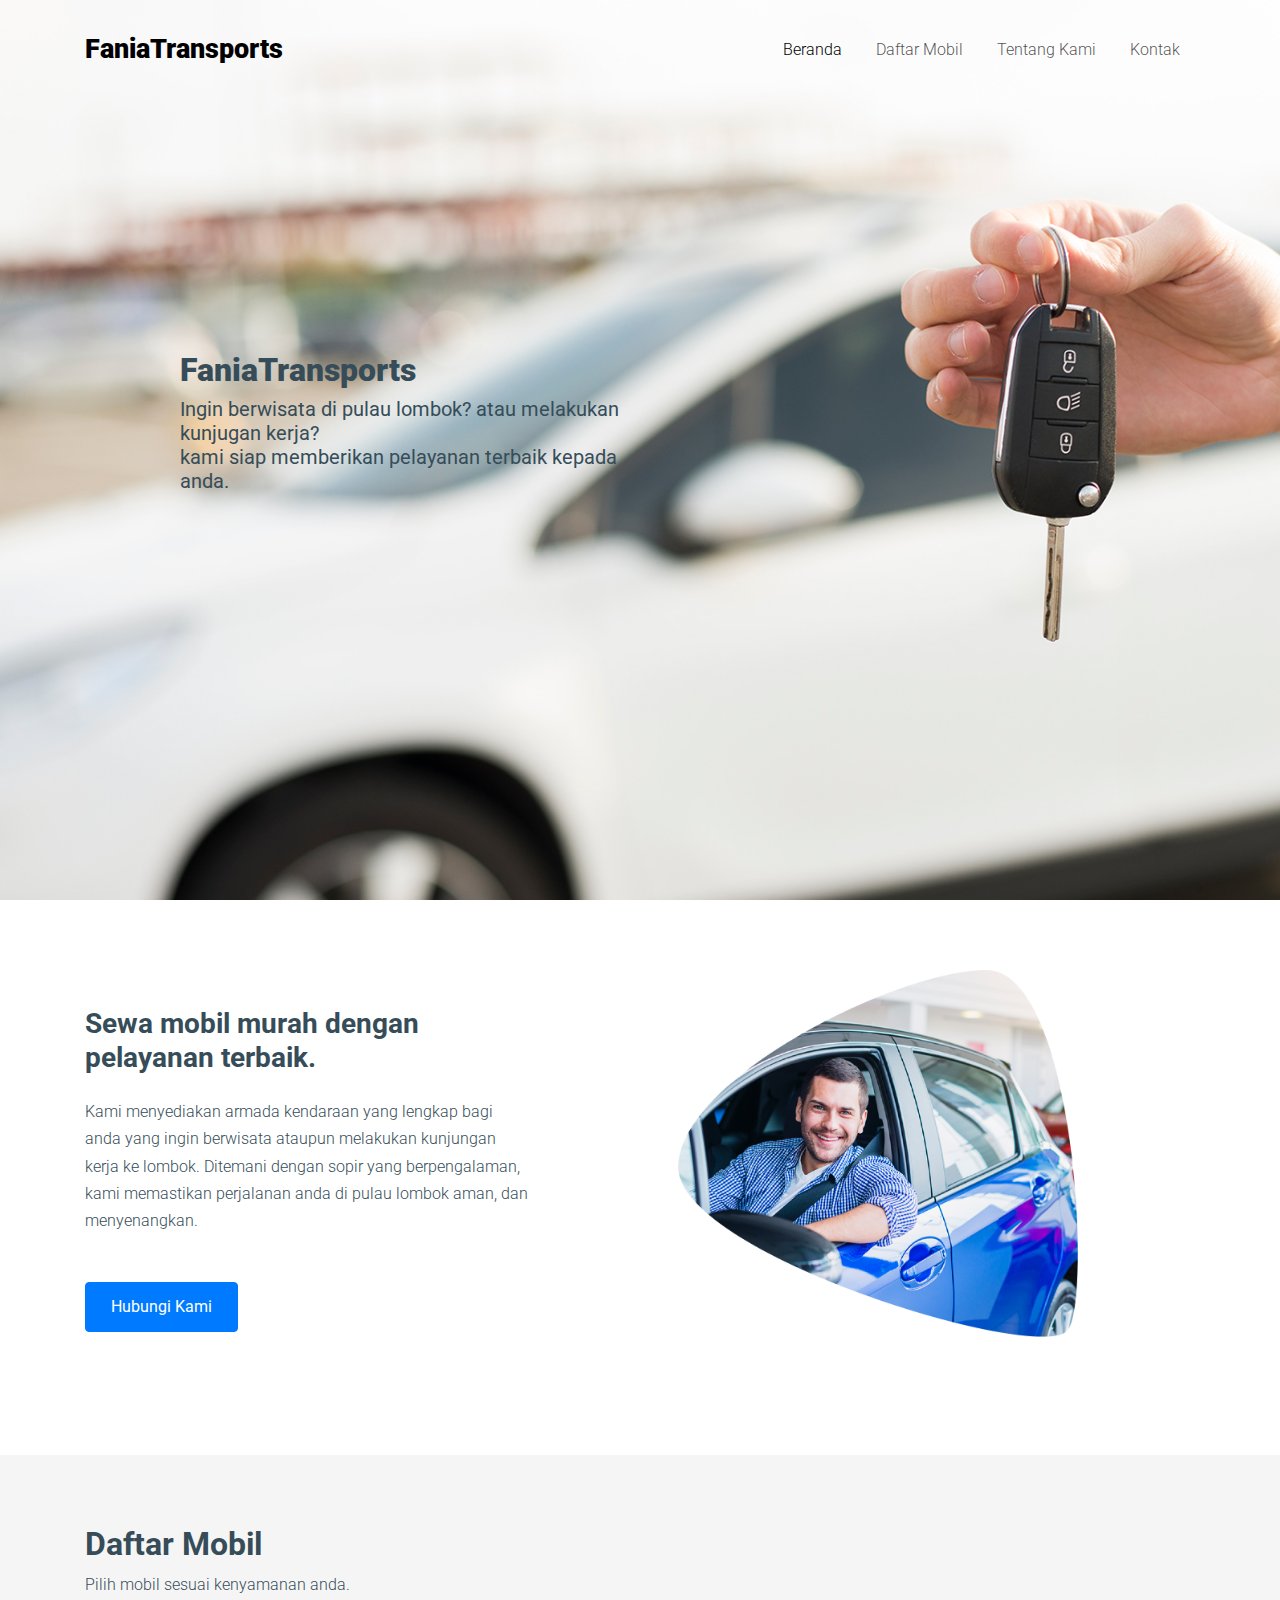
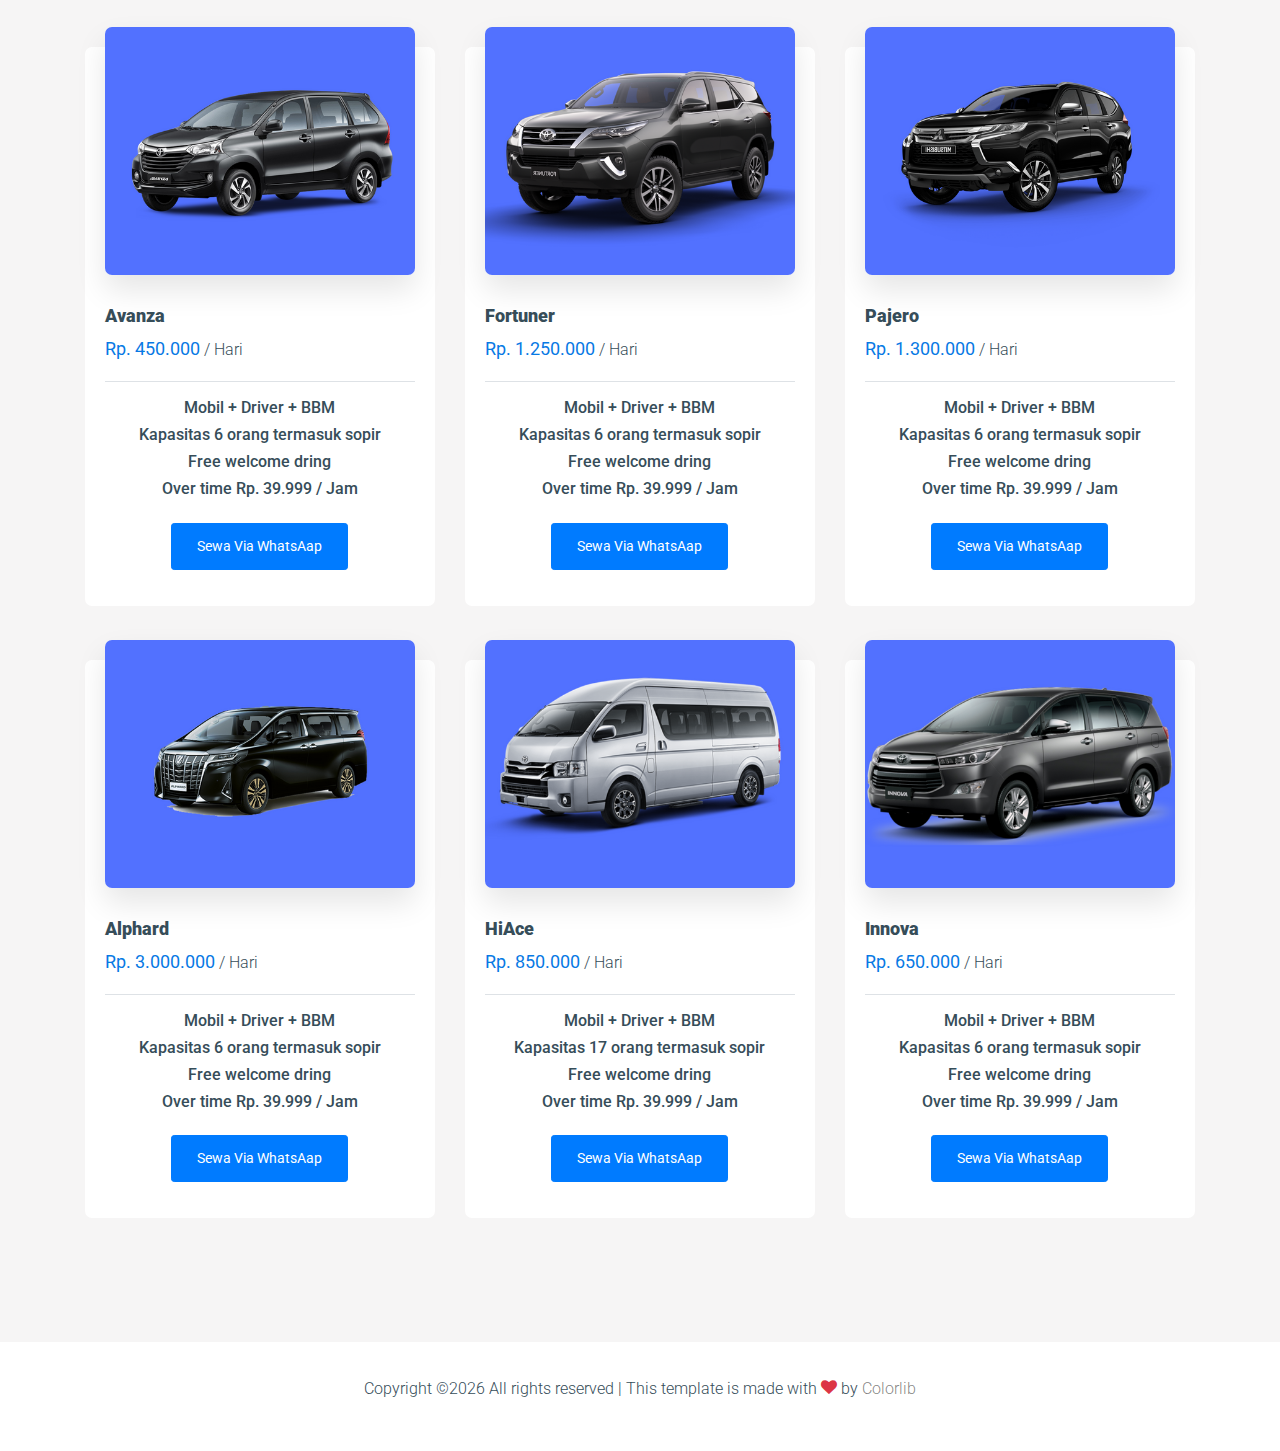
<file: index.html>
<!doctype html>
<html lang="en">

  <head>
    <title>FaniaTransports &mdash; Rental Mobil Murah di Lombok </title>
    <meta charset="utf-8">
    <meta name="viewport" content="width=device-width, initial-scale=1, shrink-to-fit=no">

    <link href="https://fonts.googleapis.com/css2?family=Roboto:wght@400;700;900&display=swap" rel="stylesheet">

    <link rel="stylesheet" href="fonts/icomoon/style.css">

    <link rel="stylesheet" href="css/bootstrap.min.css">
    <link rel="stylesheet" href="css/bootstrap-datepicker.css">
    <link rel="stylesheet" href="css/jquery.fancybox.min.css">
    <link rel="stylesheet" href="css/owl.carousel.min.css">
    <link rel="stylesheet" href="css/owl.theme.default.min.css">
    <link rel="stylesheet" href="fonts/flaticon/font/flaticon.css">
    <link rel="stylesheet" href="css/aos.css">

    <!-- MAIN CSS -->
    <link rel="stylesheet" href="css/style.css">

  </head>

  <body>

    
    <div class="site-wrap" id="home-section">

      <div class="site-mobile-menu site-navbar-target">
          <div class="site-mobile-menu-header">
            <div class="site-mobile-menu-close mt-3">
              <span class="icon-close2 js-menu-toggle"></span>
            </div>
          </div>
        <div class="site-mobile-menu-body"></div>
      </div>



      <header class="site-navbar site-navbar-target" role="banner">

        <div class="container">
          <div class="row align-items-center position-relative">

            <div class="col-3">
              <div class="site-logo">
                <a href="index.html"><strong>FaniaTransports</strong></a>
              </div>
            </div>

            <div class="col-9  text-right">
              
              <span class="d-inline-block d-lg-none"><a href="#" class=" site-menu-toggle js-menu-toggle py-5 "><span class="icon-menu h3 text-black"></span></a></span>

              <nav class="site-navigation text-right ml-auto d-none d-lg-block" role="navigation">
                <ul class="site-menu main-menu js-clone-nav ml-auto ">
                  <li class="active"><a href="index.html" class="nav-link">Beranda</a></li>
                  <li><a href="listing.html" class="nav-link">Daftar Mobil</a></li>
                  <li><a href="about.html" class="nav-link">Tentang Kami</a></li>
                  <li><a href="contact.html" class="nav-link">Kontak</a></li>
                </ul>
              </nav>
            </div>

            
          </div>
        </div>

      </header>

      
      <div class="hero" style="background-image: url('images/hero_1_a.jpg');">
        
        <div class="container">
          <div class="row align-items-center justify-content-center">
            <div class="col-lg-10">

              <div class="row mb-5">
                <div class="col-lg-6 intro">
                  <h2><strong>FaniaTransports</strong></h2>
                  <h5><b>Ingin berwisata di pulau lombok? atau melakukan kunjugan kerja? <br>
                    kami siap memberikan pelayanan terbaik kepada anda.</b>
                  </h5>
                </div>
              </div>
              
            </div>
          </div>
        </div>
      </div>
      
      <div class="site-section">
        <div class="container">
          <div class="row align-items-center">
            <div class="col-lg-7 text-center order-lg-2">
              <div class="img-wrap-1 mb-5">
                <img src="images/feature_01.png" alt="Image" class="img-fluid w-75">
              </div>
            </div>
            <div class="col-lg-5 ml-auto order-lg-1">
              <h3 class="mb-4 section-heading"><strong>Sewa mobil murah dengan pelayanan terbaik.</strong></h3>
              <p class="mb-5">Kami menyediakan armada kendaraan yang lengkap bagi anda yang ingin berwisata ataupun melakukan kunjungan kerja ke lombok. 
                Ditemani dengan sopir yang berpengalaman, kami memastikan perjalanan anda di pulau lombok aman, dan menyenangkan.
              </p>
              
              <p><a href="#" class="btn btn-primary">Hubungi Kami</a></p>
            </div>
          </div>
        </div>
      </div>

      

    <div class="site-section bg-light">
      <div class="container">
        <div class="row">
          <div class="col-lg-7">
            <h2 class="section-heading"><strong>Daftar Mobil</strong></h2>
            <p class="mb-5">Pilih mobil sesuai kenyamanan anda.</p>
          </div>
        </div>
        

        <div class="row">
          <div class="col-md-6 col-lg-4 mb-4">

            <div class="listing d-block  align-items-stretch">
              <div class="listing-img h-100 mr-4">
                <img src="images/Avanza.png" alt="Image" class="img-fluid">
              </div>
              <div class="listing-contents h-100">
                <h3>Avanza</h3>
                <div class="rent-price">
                  <strong>Rp. 450.000</strong><span class="mx-1">/</span>Hari
                </div>
                <div class="d-block d-md-flex mb-3 border-bottom pb-3">

                </div>
                <div style="text-align: center;">
                  <h6>Mobil + Driver + BBM</h6>
                  <h6>Kapasitas 6 orang termasuk sopir</h6>
                  <h6>Free welcome dring</h6>
                  <h6>Over time Rp. 39.999 / Jam</h6>
                  <p><a href="#" class="btn btn-primary btn-sm mt-3">Sewa Via WhatsAap</a></p>
                </div>
              </div>

            </div>
          </div>

          <div class="col-md-6 col-lg-4 mb-4">

            <div class="listing d-block  align-items-stretch">
              <div class="listing-img h-100 mr-4">
                <img src="images/Fortuner.png" alt="Image" class="img-fluid">
              </div>
              <div class="listing-contents h-100">
                <h3>Fortuner</h3>
                <div class="rent-price">
                  <strong>Rp. 1.250.000</strong><span class="mx-1">/</span>Hari
                </div>
                <div class="d-block d-md-flex mb-3 border-bottom pb-3">

                </div>
                <div style="text-align: center;">
                  <h6>Mobil + Driver + BBM</h6>
                  <h6>Kapasitas 6 orang termasuk sopir</h6>
                  <h6>Free welcome dring</h6>
                  <h6>Over time Rp. 39.999 / Jam</h6>
                  <p><a href="#" class="btn btn-primary btn-sm mt-3">Sewa Via WhatsAap</a></p>
                </div>
              </div>

            </div>
          </div>
          

          <div class="col-md-6 col-lg-4 mb-4">

            <div class="listing d-block  align-items-stretch">
              <div class="listing-img h-100 mr-4">
                <img src="images/Pajero.png" alt="Image" class="img-fluid">
              </div>
              <div class="listing-contents h-100">
                <h3>Pajero</h3>
                <div class="rent-price">
                  <strong>Rp. 1.300.000</strong><span class="mx-1">/</span>Hari
                </div>
                <div class="d-block d-md-flex mb-3 border-bottom pb-3">

                </div>
                <div style="text-align: center;">
                  <h6>Mobil + Driver + BBM</h6>
                  <h6>Kapasitas 6 orang termasuk sopir</h6>
                  <h6>Free welcome dring</h6>
                  <h6>Over time Rp. 39.999 / Jam</h6>
                  <p><a href="#" class="btn btn-primary btn-sm mt-3">Sewa Via WhatsAap</a></p>
                </div>
              </div>

            </div>
          </div>

          <div class="col-md-6 col-lg-4 mb-4">

            <div class="listing d-block  align-items-stretch">
              <div class="listing-img h-100 mr-4">
                <img src="images/Alphard.png" alt="Image" class="img-fluid">
              </div>
              <div class="listing-contents h-100">
                <h3>Alphard</h3>
                <div class="rent-price">
                  <strong>Rp. 3.000.000</strong><span class="mx-1">/</span>Hari
                </div>
                <div class="d-block d-md-flex mb-3 border-bottom pb-3">

                </div>
                <div style="text-align: center;">
                  <h6>Mobil + Driver + BBM</h6>
                  <h6>Kapasitas 6 orang termasuk sopir</h6>
                  <h6>Free welcome dring</h6>
                  <h6>Over time Rp. 39.999 / Jam</h6>
                  <p><a href="#" class="btn btn-primary btn-sm mt-3">Sewa Via WhatsAap</a></p>
                </div>
              </div>

            </div>
          </div>

          <div class="col-md-6 col-lg-4 mb-4">

            <div class="listing d-block  align-items-stretch">
              <div class="listing-img h-100 mr-4">
                <img src="images/Hiace.png" alt="Image" class="img-fluid">
              </div>
              <div class="listing-contents h-100">
                <h3>HiAce</h3>
                <div class="rent-price">
                  <strong>Rp. 850.000</strong><span class="mx-1">/</span>Hari
                </div>
                <div class="d-block d-md-flex mb-3 border-bottom pb-3">

                </div>
                <div style="text-align: center;">
                  <h6>Mobil + Driver + BBM</h6>
                  <h6>Kapasitas 17 orang termasuk sopir</h6>
                  <h6>Free welcome dring</h6>
                  <h6>Over time Rp. 39.999 / Jam</h6>
                  <p><a href="#" class="btn btn-primary btn-sm mt-3">Sewa Via WhatsAap</a></p>
                </div>
              </div>

            </div>
          </div>
          

          <div class="col-md-6 col-lg-4 mb-4">

            <div class="listing d-block  align-items-stretch">
              <div class="listing-img h-100 mr-4">
                <img src="images/Innova.png" alt="Image" class="img-fluid">
              </div>
              <div class="listing-contents h-100">
                <h3>Innova</h3>
                <div class="rent-price">
                  <strong>Rp. 650.000</strong><span class="mx-1">/</span>Hari
                </div>
                <div class="d-block d-md-flex mb-3 border-bottom pb-3">

                </div>
                <div style="text-align: center;">
                  <h6>Mobil + Driver + BBM</h6>
                  <h6>Kapasitas 6 orang termasuk sopir</h6>
                  <h6>Free welcome dring</h6>
                  <h6>Over time Rp. 39.999 / Jam</h6>
                  <p><a href="#" class="btn btn-primary btn-sm mt-3">Sewa Via WhatsAap</a></p>
                </div>
              </div>

            </div>
          </div>

        </div>
      </div>
    </div>

      
      <footer class="site-footer">
        <div class="container">
          <div class="row text-center">
            <div class="col-md-12">
              <div class="border-top">
                <p>
              <!-- Link back to Colorlib can't be removed. Template is licensed under CC BY 3.0. -->
              Copyright &copy;<script>document.write(new Date().getFullYear());</script> All rights reserved | This template is made with <i class="icon-heart text-danger" aria-hidden="true"></i> by <a href="https://colorlib.com" target="_blank" >Colorlib</a>
              <!-- Link back to Colorlib can't be removed. Template is licensed under CC BY 3.0. -->
              </p>
              </div>
            </div>

          </div>
        </div>
      </footer>

    </div>

    <script src="js/jquery-3.3.1.min.js"></script>
    <script src="js/popper.min.js"></script>
    <script src="js/bootstrap.min.js"></script>
    <script src="js/owl.carousel.min.js"></script>
    <script src="js/jquery.sticky.js"></script>
    <script src="js/jquery.waypoints.min.js"></script>
    <script src="js/jquery.animateNumber.min.js"></script>
    <script src="js/jquery.fancybox.min.js"></script>
    <script src="js/jquery.easing.1.3.js"></script>
    <script src="js/bootstrap-datepicker.min.js"></script>
    <script src="js/aos.js"></script>

    <script src="js/main.js"></script>

  </body>

</html>
</file>
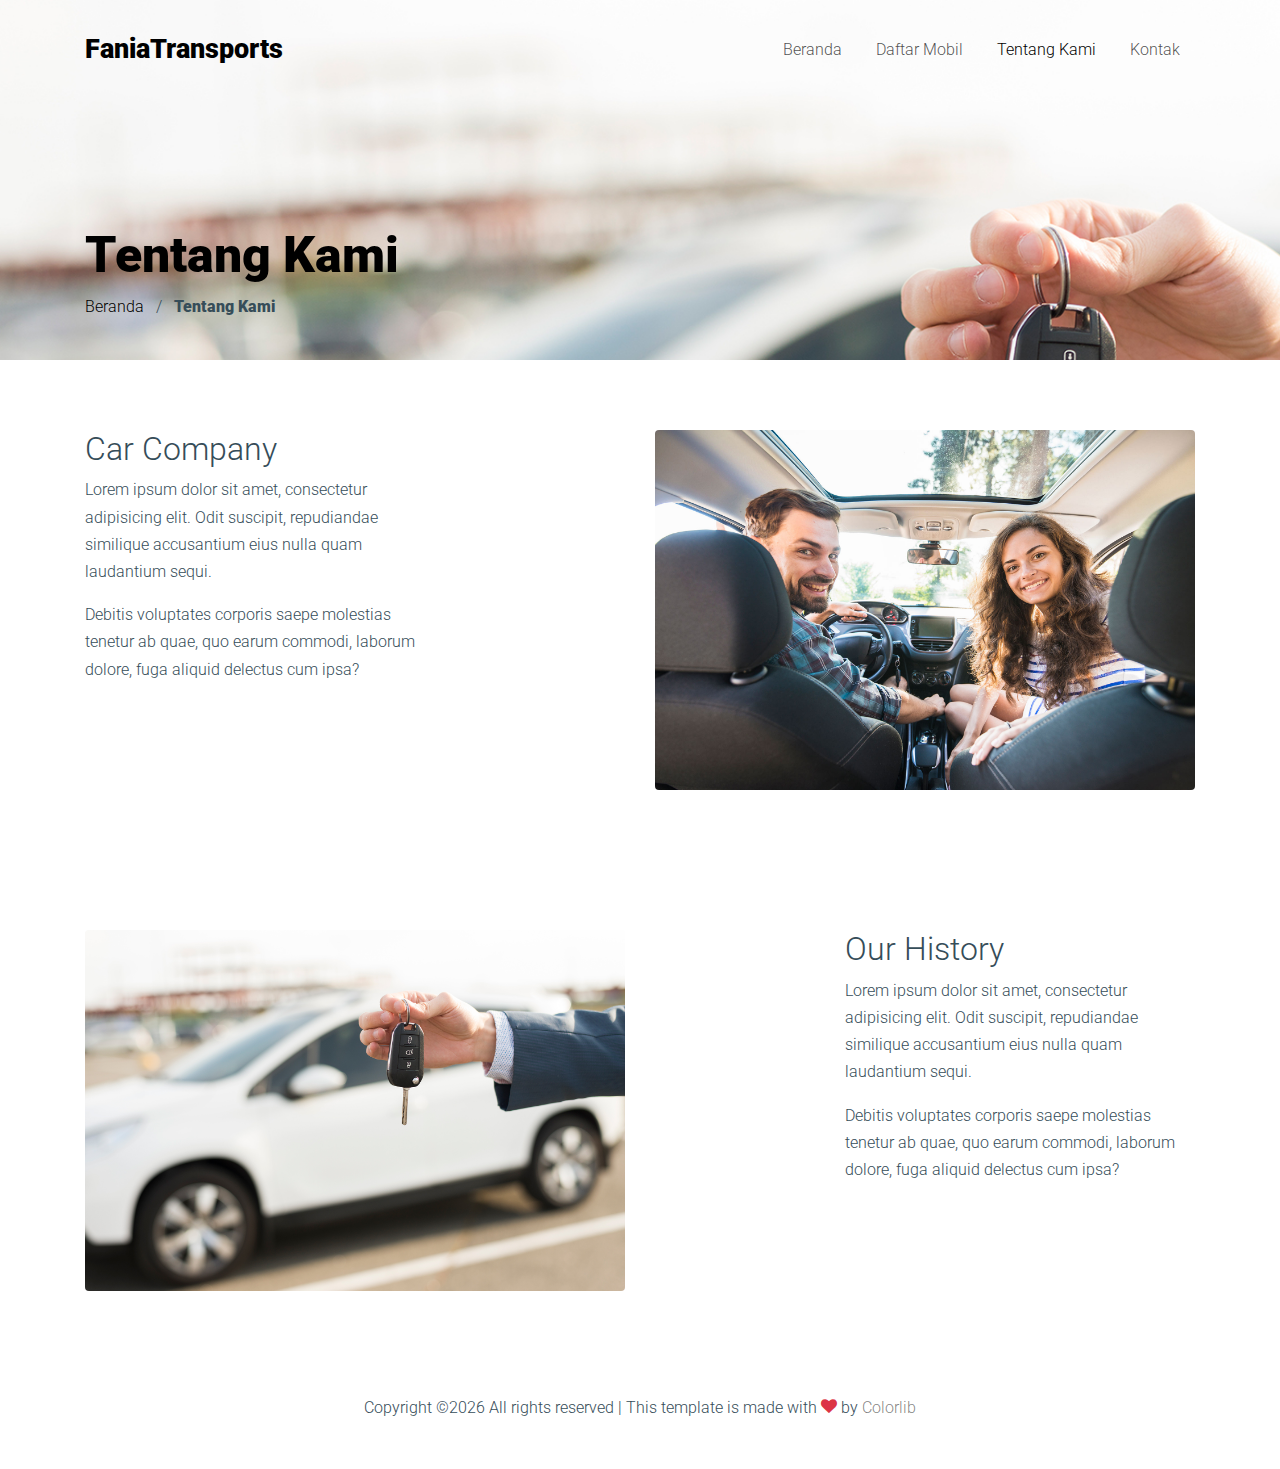
<file: about.html>
<!doctype html>
<html lang="en">

  <head>
    <title>FaniaTransports &mdash; Rental Mobil Murah di Lombok </title>
    <meta charset="utf-8">
    <meta name="viewport" content="width=device-width, initial-scale=1, shrink-to-fit=no">

    <link href="https://fonts.googleapis.com/css2?family=Roboto:wght@400;700;900&display=swap" rel="stylesheet">

    <link rel="stylesheet" href="fonts/icomoon/style.css">

    <link rel="stylesheet" href="css/bootstrap.min.css">
    <link rel="stylesheet" href="css/bootstrap-datepicker.css">
    <link rel="stylesheet" href="css/jquery.fancybox.min.css">
    <link rel="stylesheet" href="css/owl.carousel.min.css">
    <link rel="stylesheet" href="css/owl.theme.default.min.css">
    <link rel="stylesheet" href="fonts/flaticon/font/flaticon.css">
    <link rel="stylesheet" href="css/aos.css">

    <!-- MAIN CSS -->
    <link rel="stylesheet" href="css/style.css">

  </head>

  <body>

    
    <div class="site-wrap" id="home-section">

      <div class="site-mobile-menu site-navbar-target">
        <div class="site-mobile-menu-header">
          <div class="site-mobile-menu-close mt-3">
            <span class="icon-close2 js-menu-toggle"></span>
          </div>
        </div>
        <div class="site-mobile-menu-body"></div>
      </div>



      <header class="site-navbar site-navbar-target" role="banner">

        <div class="container">
          <div class="row align-items-center position-relative">

            <div class="col-3">
              <div class="site-logo">
                <a href="index.html"><strong>FaniaTransports</strong></a>
              </div>
            </div>

            <div class="col-9  text-right">
              
              <span class="d-inline-block d-lg-none"><a href="#" class=" site-menu-toggle js-menu-toggle py-5 "><span class="icon-menu h3 text-black"></span></a></span>

              <nav class="site-navigation text-right ml-auto d-none d-lg-block" role="navigation">
                <ul class="site-menu main-menu js-clone-nav ml-auto ">
                  <li><a href="index.html" class="nav-link">Beranda</a></li>
                  <li><a href="listing.html" class="nav-link">Daftar Mobil</a></li>
                  <li class="active"><a href="about.html" class="nav-link">Tentang Kami</a></li>
                  <li><a href="contact.html" class="nav-link">Kontak</a></li>
                </ul>
              </nav>
            </div>

            
          </div>
        </div>

      </header>

      
      <div class="hero inner-page" style="background-image: url('images/hero_1_a.jpg');">
        
        <div class="container">
          <div class="row align-items-end ">
            <div class="col-lg-5">

              <div class="intro">
                <h1><strong>Tentang Kami</strong></h1>
                <div class="custom-breadcrumbs"><a href="index.html">Beranda</a> <span class="mx-2">/</span> <strong>Tentang Kami</strong></div>
              </div>

            </div>
          </div>
        </div>
      </div>

    

    <div class="site-section">
      <div class="container">
        <div class="row">
          <div class="col-lg-6 mb-5 mb-lg-0 order-lg-2">
            <img src="images/hero_2.jpg" alt="Image" class="img-fluid rounded">
          </div>
          <div class="col-lg-4 mr-auto">
            <h2>Car Company</h2>
            <p>Lorem ipsum dolor sit amet, consectetur adipisicing elit. Odit suscipit, repudiandae similique accusantium eius nulla quam laudantium sequi.</p>
            <p>Debitis voluptates corporis saepe molestias tenetur ab quae, quo earum commodi, laborum dolore, fuga aliquid delectus cum ipsa?</p>
          </div>
        </div>
      </div>
    </div>

    <div class="site-section">
      <div class="container">
        <div class="row">
          <div class="col-lg-6 mb-5 mb-lg-0">
            <img src="images/hero_1.jpg" alt="Image" class="img-fluid rounded">
          </div>
          <div class="col-lg-4 ml-auto">
            <h2>Our History</h2>
            <p>Lorem ipsum dolor sit amet, consectetur adipisicing elit. Odit suscipit, repudiandae similique accusantium eius nulla quam laudantium sequi.</p>
            <p>Debitis voluptates corporis saepe molestias tenetur ab quae, quo earum commodi, laborum dolore, fuga aliquid delectus cum ipsa?</p>
          </div>
        </div>
      </div>
    </div>

      
      <footer class="site-footer">
        <div class="container">
          <div class="row text-center">
            <div class="col-md-12">
              <div class="border-top">
                <p>
              <!-- Link back to Colorlib can't be removed. Template is licensed under CC BY 3.0. -->
              Copyright &copy;<script>document.write(new Date().getFullYear());</script> All rights reserved | This template is made with <i class="icon-heart text-danger" aria-hidden="true"></i> by <a href="https://colorlib.com" target="_blank" >Colorlib</a>
              <!-- Link back to Colorlib can't be removed. Template is licensed under CC BY 3.0. -->
              </p>
              </div>
            </div>

          </div>
        </div>
      </footer>

    </div>

    <script src="js/jquery-3.3.1.min.js"></script>
    <script src="js/popper.min.js"></script>
    <script src="js/bootstrap.min.js"></script>
    <script src="js/owl.carousel.min.js"></script>
    <script src="js/jquery.sticky.js"></script>
    <script src="js/jquery.waypoints.min.js"></script>
    <script src="js/jquery.animateNumber.min.js"></script>
    <script src="js/jquery.fancybox.min.js"></script>
    <script src="js/jquery.easing.1.3.js"></script>
    <script src="js/bootstrap-datepicker.min.js"></script>
    <script src="js/aos.js"></script>

    <script src="js/main.js"></script>

  </body>

</html>
</file>
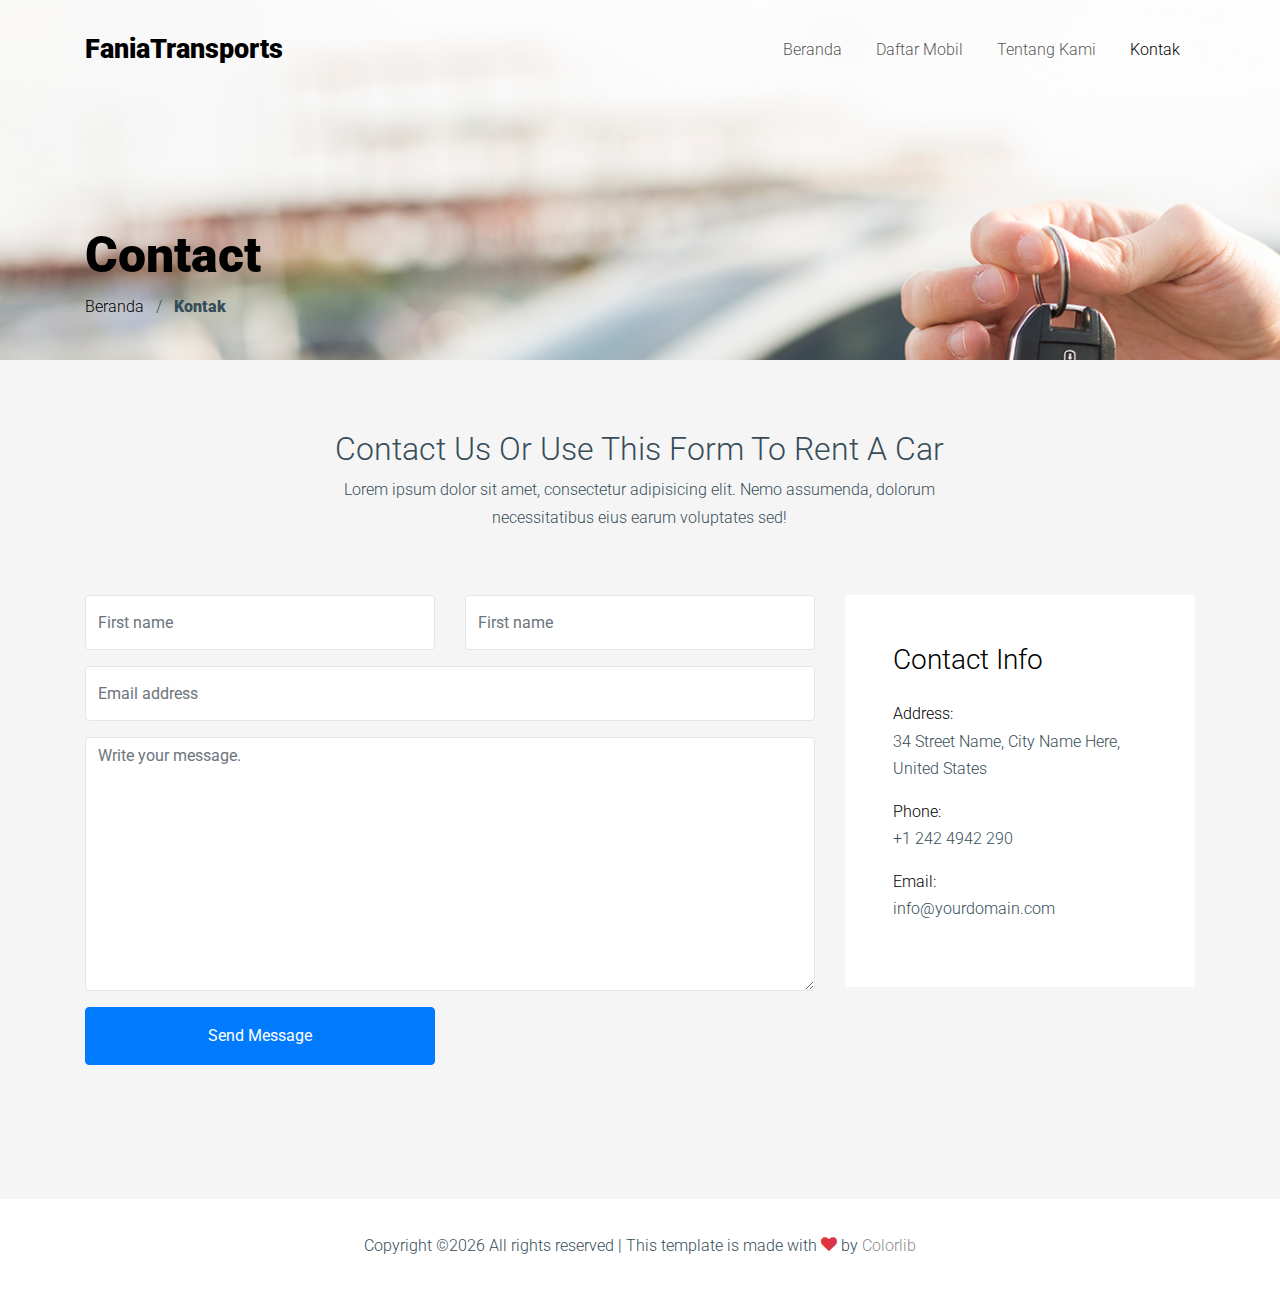
<file: contact.html>
<!doctype html>
<html lang="en">

  <head>
    <title>FaniaTransports &mdash; Rental Mobil Murah di Lombok</title>
    <meta charset="utf-8">
    <meta name="viewport" content="width=device-width, initial-scale=1, shrink-to-fit=no">

    <link href="https://fonts.googleapis.com/css2?family=Roboto:wght@400;700;900&display=swap" rel="stylesheet">

    <link rel="stylesheet" href="fonts/icomoon/style.css">

    <link rel="stylesheet" href="css/bootstrap.min.css">
    <link rel="stylesheet" href="css/bootstrap-datepicker.css">
    <link rel="stylesheet" href="css/jquery.fancybox.min.css">
    <link rel="stylesheet" href="css/owl.carousel.min.css">
    <link rel="stylesheet" href="css/owl.theme.default.min.css">
    <link rel="stylesheet" href="fonts/flaticon/font/flaticon.css">
    <link rel="stylesheet" href="css/aos.css">

    <!-- MAIN CSS -->
    <link rel="stylesheet" href="css/style.css">

  </head>

  <body>

    
    <div class="site-wrap" id="home-section">

      <div class="site-mobile-menu site-navbar-target">
        <div class="site-mobile-menu-header">
          <div class="site-mobile-menu-close mt-3">
            <span class="icon-close2 js-menu-toggle"></span>
          </div>
        </div>
        <div class="site-mobile-menu-body"></div>
      </div>



      <header class="site-navbar site-navbar-target" role="banner">

        <div class="container">
          <div class="row align-items-center position-relative">

            <div class="col-3">
              <div class="site-logo">
                <a href="index.html"><strong>FaniaTransports</strong></a>
              </div>
            </div>

            <div class="col-9  text-right">
              
              <span class="d-inline-block d-lg-none"><a href="#" class=" site-menu-toggle js-menu-toggle py-5 "><span class="icon-menu h3 text-black"></span></a></span>

              <nav class="site-navigation text-right ml-auto d-none d-lg-block" role="navigation">
                <ul class="site-menu main-menu js-clone-nav ml-auto ">
                  <li><a href="index.html" class="nav-link">Beranda</a></li>
                  <li><a href="listing.html" class="nav-link">Daftar Mobil</a></li>
                  <li><a href="about.html" class="nav-link">Tentang Kami</a></li>
                  <li class="active"><a href="contact.html" class="nav-link">Kontak</a></li>
                </ul>
              </nav>
            </div>

            
          </div>
        </div>

      </header>

      
      <div class="hero inner-page" style="background-image: url('images/hero_1_a.jpg');">
        
        <div class="container">
          <div class="row align-items-end ">
            <div class="col-lg-5">

              <div class="intro">
                <h1><strong>Contact</strong></h1>
                <div class="custom-breadcrumbs"><a href="index.html">Beranda</a> <span class="mx-2">/</span> <strong>Kontak</strong></div>
              </div>

            </div>
          </div>
        </div>
      </div>

    

    <div class="site-section bg-light" id="contact-section">
      <div class="container">
        <div class="row justify-content-center text-center">
        <div class="col-7 text-center mb-5">
          <h2>Contact Us Or Use This Form To Rent A Car</h2>
          <p>Lorem ipsum dolor sit amet, consectetur adipisicing elit. Nemo assumenda, dolorum necessitatibus eius earum voluptates sed!</p>
        </div>
      </div>
        <div class="row">
          <div class="col-lg-8 mb-5" >
            <form action="#" method="post">
              <div class="form-group row">
                <div class="col-md-6 mb-4 mb-lg-0">
                  <input type="text" class="form-control" placeholder="First name">
                </div>
                <div class="col-md-6">
                  <input type="text" class="form-control" placeholder="First name">
                </div>
              </div>

              <div class="form-group row">
                <div class="col-md-12">
                  <input type="text" class="form-control" placeholder="Email address">
                </div>
              </div>

              <div class="form-group row">
                <div class="col-md-12">
                  <textarea name="" id="" class="form-control" placeholder="Write your message." cols="30" rows="10"></textarea>
                </div>
              </div>
              <div class="form-group row">
                <div class="col-md-6 mr-auto">
                  <input type="submit" class="btn btn-block btn-primary text-white py-3 px-5" value="Send Message">
                </div>
              </div>
            </form>
          </div>
          <div class="col-lg-4 ml-auto">
            <div class="bg-white p-3 p-md-5">
              <h3 class="text-black mb-4">Contact Info</h3>
              <ul class="list-unstyled footer-link">
                <li class="d-block mb-3">
                  <span class="d-block text-black">Address:</span>
                  <span>34 Street Name, City Name Here, United States</span></li>
                <li class="d-block mb-3"><span class="d-block text-black">Phone:</span><span>+1 242 4942 290</span></li>
                <li class="d-block mb-3"><span class="d-block text-black">Email:</span><span>info@yourdomain.com</span></li>
              </ul>
            </div>
          </div>
        </div>
      </div>
    </div>


      
      <footer class="site-footer">
        <div class="container">
          <div class="row text-center">
            <div class="col-md-12">
              <div class="border-top">
                <p>
              <!-- Link back to Colorlib can't be removed. Template is licensed under CC BY 3.0. -->
              Copyright &copy;<script>document.write(new Date().getFullYear());</script> All rights reserved | This template is made with <i class="icon-heart text-danger" aria-hidden="true"></i> by <a href="https://colorlib.com" target="_blank" >Colorlib</a>
              <!-- Link back to Colorlib can't be removed. Template is licensed under CC BY 3.0. -->
              </p>
              </div>
            </div>

          </div>
        </div>
      </footer>

    </div>

    <script src="js/jquery-3.3.1.min.js"></script>
    <script src="js/popper.min.js"></script>
    <script src="js/bootstrap.min.js"></script>
    <script src="js/owl.carousel.min.js"></script>
    <script src="js/jquery.sticky.js"></script>
    <script src="js/jquery.waypoints.min.js"></script>
    <script src="js/jquery.animateNumber.min.js"></script>
    <script src="js/jquery.fancybox.min.js"></script>
    <script src="js/jquery.easing.1.3.js"></script>
    <script src="js/bootstrap-datepicker.min.js"></script>
    <script src="js/aos.js"></script>

    <script src="js/main.js"></script>

  </body>

</html>
</file>
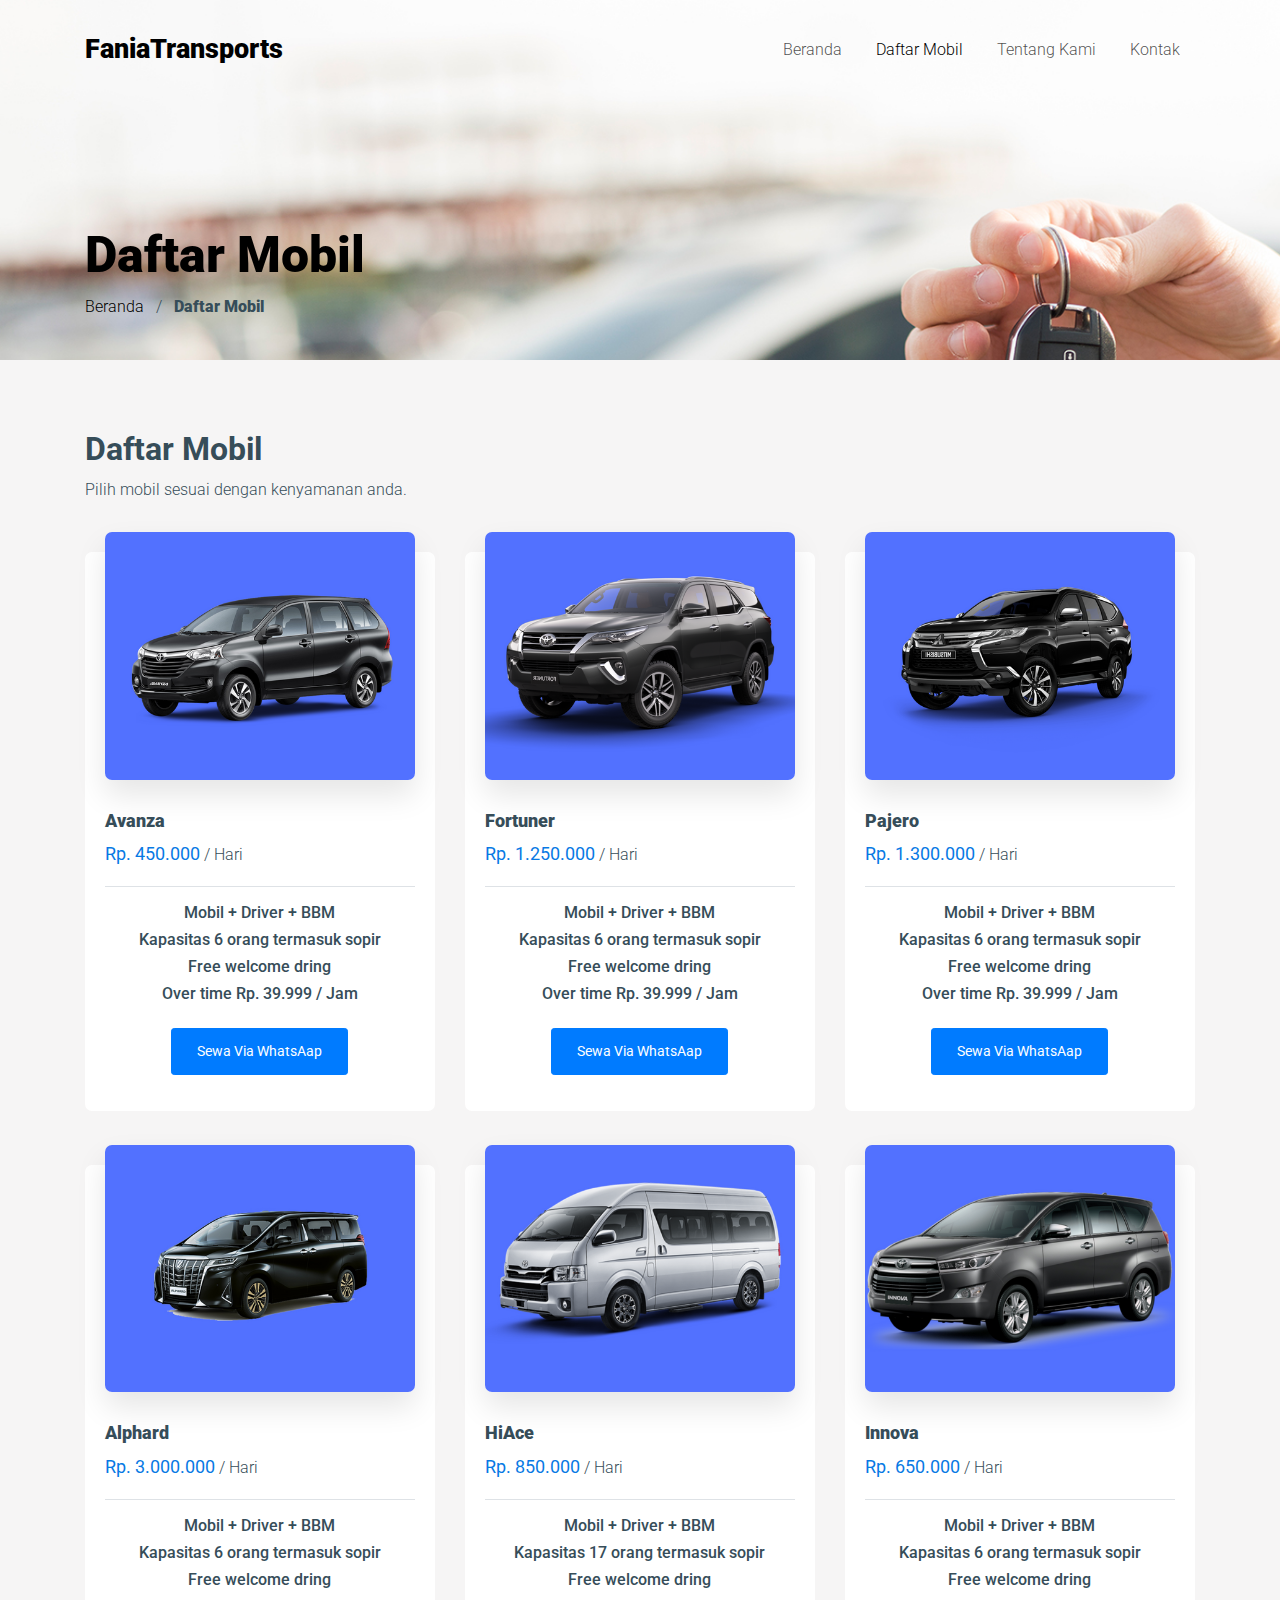
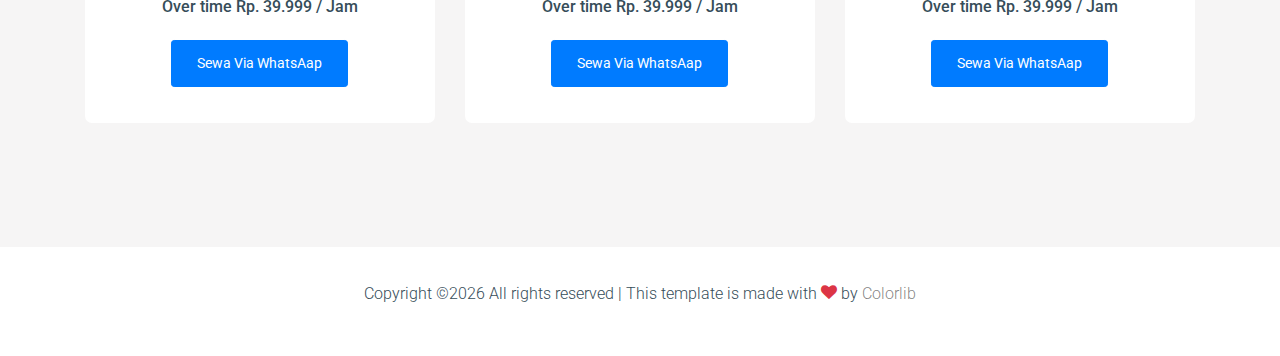
<file: listing.html>
<!doctype html>
<html lang="en">

  <head>
    <title>FaniaTransports &mdash; Rental Mobil Murah di Lombok </title>
    <meta charset="utf-8">
    <meta name="viewport" content="width=device-width, initial-scale=1, shrink-to-fit=no">

    <link href="https://fonts.googleapis.com/css2?family=Roboto:wght@400;700;900&display=swap" rel="stylesheet">

    <link rel="stylesheet" href="fonts/icomoon/style.css">

    <link rel="stylesheet" href="css/bootstrap.min.css">
    <link rel="stylesheet" href="css/bootstrap-datepicker.css">
    <link rel="stylesheet" href="css/jquery.fancybox.min.css">
    <link rel="stylesheet" href="css/owl.carousel.min.css">
    <link rel="stylesheet" href="css/owl.theme.default.min.css">
    <link rel="stylesheet" href="fonts/flaticon/font/flaticon.css">
    <link rel="stylesheet" href="css/aos.css">

    <!-- MAIN CSS -->
    <link rel="stylesheet" href="css/style.css">

  </head>

  <body>

    
    <div class="site-wrap" id="home-section">

      <div class="site-mobile-menu site-navbar-target">
        <div class="site-mobile-menu-header">
          <div class="site-mobile-menu-close mt-3">
            <span class="icon-close2 js-menu-toggle"></span>
          </div>
        </div>
        <div class="site-mobile-menu-body"></div>
      </div>



      <header class="site-navbar site-navbar-target" role="banner">

        <div class="container">
          <div class="row align-items-center position-relative">

            <div class="col-3">
              <div class="site-logo">
                <a href="index.html"><strong>FaniaTransports</strong></a>
              </div>
            </div>

            <div class="col-9  text-right">
              
              <span class="d-inline-block d-lg-none"><a href="#" class=" site-menu-toggle js-menu-toggle py-5 "><span class="icon-menu h3 text-black"></span></a></span>

              <nav class="site-navigation text-right ml-auto d-none d-lg-block" role="navigation">
                <ul class="site-menu main-menu js-clone-nav ml-auto ">
                  <li><a href="index.html" class="nav-link">Beranda</a></li>
                  <li class="active"><a href="listing.html" class="nav-link">Daftar Mobil</a></li>
                  <li><a href="about.html" class="nav-link">Tentang Kami</a></li>
                  <li><a href="contact.html" class="nav-link">Kontak</a></li>
                </ul>
              </nav>
            </div>

            
          </div>
        </div>

      </header>

      
      <div class="hero inner-page" style="background-image: url('images/hero_1_a.jpg');">
        
        <div class="container">
          <div class="row align-items-end ">
            <div class="col-lg-5">

              <div class="intro">
                <h1><strong>Daftar Mobil</strong></h1>
                <div class="custom-breadcrumbs"><a href="index.html">Beranda</a> <span class="mx-2">/</span> <strong>Daftar Mobil</strong></div>
              </div>

            </div>
          </div>
        </div>
      </div>
  



      

    <div class="site-section bg-light">
      <div class="container">
        <div class="row">
          <div class="col-lg-7">
            <h2 class="section-heading"><strong>Daftar Mobil</strong></h2>
            <p class="mb-5">Pilih mobil sesuai dengan kenyamanan anda.</p>    
          </div>
        </div>
        

        <div class="row">
          <div class="col-md-6 col-lg-4 mb-4">

            <div class="listing d-block  align-items-stretch">
              <div class="listing-img h-100 mr-4">
                <img src="images/Avanza.png" alt="Image" class="img-fluid">
              </div>
              <div class="listing-contents h-100">
                <h3>Avanza</h3>
                <div class="rent-price">
                  <strong>Rp. 450.000</strong><span class="mx-1">/</span>Hari
                </div>
                <div class="d-block d-md-flex mb-3 border-bottom pb-3">

                </div>
                <div style="text-align: center;">
                  <h6>Mobil + Driver + BBM</h6>
                  <h6>Kapasitas 6 orang termasuk sopir</h6>
                  <h6>Free welcome dring</h6>
                  <h6>Over time Rp. 39.999 / Jam</h6>
                  <p><a href="#" class="btn btn-primary btn-sm mt-3">Sewa Via WhatsAap</a></p>
                </div>
              </div>

            </div>
          </div>

          <div class="col-md-6 col-lg-4 mb-4">

            <div class="listing d-block  align-items-stretch">
              <div class="listing-img h-100 mr-4">
                <img src="images/Fortuner.png" alt="Image" class="img-fluid">
              </div>
              <div class="listing-contents h-100">
                <h3>Fortuner</h3>
                <div class="rent-price">
                  <strong>Rp. 1.250.000</strong><span class="mx-1">/</span>Hari
                </div>
                <div class="d-block d-md-flex mb-3 border-bottom pb-3">

                </div>
                <div style="text-align: center;">
                  <h6>Mobil + Driver + BBM</h6>
                  <h6>Kapasitas 6 orang termasuk sopir</h6>
                  <h6>Free welcome dring</h6>
                  <h6>Over time Rp. 39.999 / Jam</h6>
                  <p><a href="#" class="btn btn-primary btn-sm mt-3">Sewa Via WhatsAap</a></p>
                </div>
              </div>

            </div>
          </div>
          

          <div class="col-md-6 col-lg-4 mb-4">

            <div class="listing d-block  align-items-stretch">
              <div class="listing-img h-100 mr-4">
                <img src="images/Pajero.png" alt="Image" class="img-fluid">
              </div>
              <div class="listing-contents h-100">
                <h3>Pajero</h3>
                <div class="rent-price">
                  <strong>Rp. 1.300.000</strong><span class="mx-1">/</span>Hari
                </div>
                <div class="d-block d-md-flex mb-3 border-bottom pb-3">

                </div>
                <div style="text-align: center;">
                  <h6>Mobil + Driver + BBM</h6>
                  <h6>Kapasitas 6 orang termasuk sopir</h6>
                  <h6>Free welcome dring</h6>
                  <h6>Over time Rp. 39.999 / Jam</h6>
                  <p><a href="#" class="btn btn-primary btn-sm mt-3">Sewa Via WhatsAap</a></p>
                </div>
              </div>

            </div>
          </div>

          <div class="col-md-6 col-lg-4 mb-4">

            <div class="listing d-block  align-items-stretch">
              <div class="listing-img h-100 mr-4">
                <img src="images/Alphard.png" alt="Image" class="img-fluid">
              </div>
              <div class="listing-contents h-100">
                <h3>Alphard</h3>
                <div class="rent-price">
                  <strong>Rp. 3.000.000</strong><span class="mx-1">/</span>Hari
                </div>
                <div class="d-block d-md-flex mb-3 border-bottom pb-3">

                </div>
                <div style="text-align: center;">
                  <h6>Mobil + Driver + BBM</h6>
                  <h6>Kapasitas 6 orang termasuk sopir</h6>
                  <h6>Free welcome dring</h6>
                  <h6>Over time Rp. 39.999 / Jam</h6>
                  <p><a href="#" class="btn btn-primary btn-sm mt-3">Sewa Via WhatsAap</a></p>
                </div>
              </div>

            </div>
          </div>

          <div class="col-md-6 col-lg-4 mb-4">

            <div class="listing d-block  align-items-stretch">
              <div class="listing-img h-100 mr-4">
                <img src="images/Hiace.png" alt="Image" class="img-fluid">
              </div>
              <div class="listing-contents h-100">
                <h3>HiAce</h3>
                <div class="rent-price">
                  <strong>Rp. 850.000</strong><span class="mx-1">/</span>Hari
                </div>
                <div class="d-block d-md-flex mb-3 border-bottom pb-3">

                </div>
                <div style="text-align: center;">
                  <h6>Mobil + Driver + BBM</h6>
                  <h6>Kapasitas 17 orang termasuk sopir</h6>
                  <h6>Free welcome dring</h6>
                  <h6>Over time Rp. 39.999 / Jam</h6>
                  <p><a href="#" class="btn btn-primary btn-sm mt-3">Sewa Via WhatsAap</a></p>
                </div>
              </div>

            </div>
          </div>
          

          <div class="col-md-6 col-lg-4 mb-4">

            <div class="listing d-block  align-items-stretch">
              <div class="listing-img h-100 mr-4">
                <img src="images/Innova.png" alt="Image" class="img-fluid">
              </div>
              <div class="listing-contents h-100">
                <h3>Innova</h3>
                <div class="rent-price">
                  <strong>Rp. 650.000</strong><span class="mx-1">/</span>Hari
                </div>
                <div class="d-block d-md-flex mb-3 border-bottom pb-3">

                </div>
                <div style="text-align: center;">
                  <h6>Mobil + Driver + BBM</h6>
                  <h6>Kapasitas 6 orang termasuk sopir</h6>
                  <h6>Free welcome dring</h6>
                  <h6>Over time Rp. 39.999 / Jam</h6>
                  <p><a href="#" class="btn btn-primary btn-sm mt-3">Sewa Via WhatsAap</a></p>
                </div>
              </div>

            </div>
          </div>

        </div>
      </div>
    </div>

      
      <footer class="site-footer">
        <div class="container">
          <div class="row text-center">
            <div class="col-md-12">
              <div class="border-top">
                <p>
              <!-- Link back to Colorlib can't be removed. Template is licensed under CC BY 3.0. -->
              Copyright &copy;<script>document.write(new Date().getFullYear());</script> All rights reserved | This template is made with <i class="icon-heart text-danger" aria-hidden="true"></i> by <a href="https://colorlib.com" target="_blank" >Colorlib</a>
              <!-- Link back to Colorlib can't be removed. Template is licensed under CC BY 3.0. -->
              </p>
              </div>
            </div>

          </div>
        </div>
      </footer>

    </div>

    <script src="js/jquery-3.3.1.min.js"></script>
    <script src="js/popper.min.js"></script>
    <script src="js/bootstrap.min.js"></script>
    <script src="js/owl.carousel.min.js"></script>
    <script src="js/jquery.sticky.js"></script>
    <script src="js/jquery.waypoints.min.js"></script>
    <script src="js/jquery.animateNumber.min.js"></script>
    <script src="js/jquery.fancybox.min.js"></script>
    <script src="js/jquery.easing.1.3.js"></script>
    <script src="js/bootstrap-datepicker.min.js"></script>
    <script src="js/aos.js"></script>

    <script src="js/main.js"></script>

  </body>

</html>
</file>
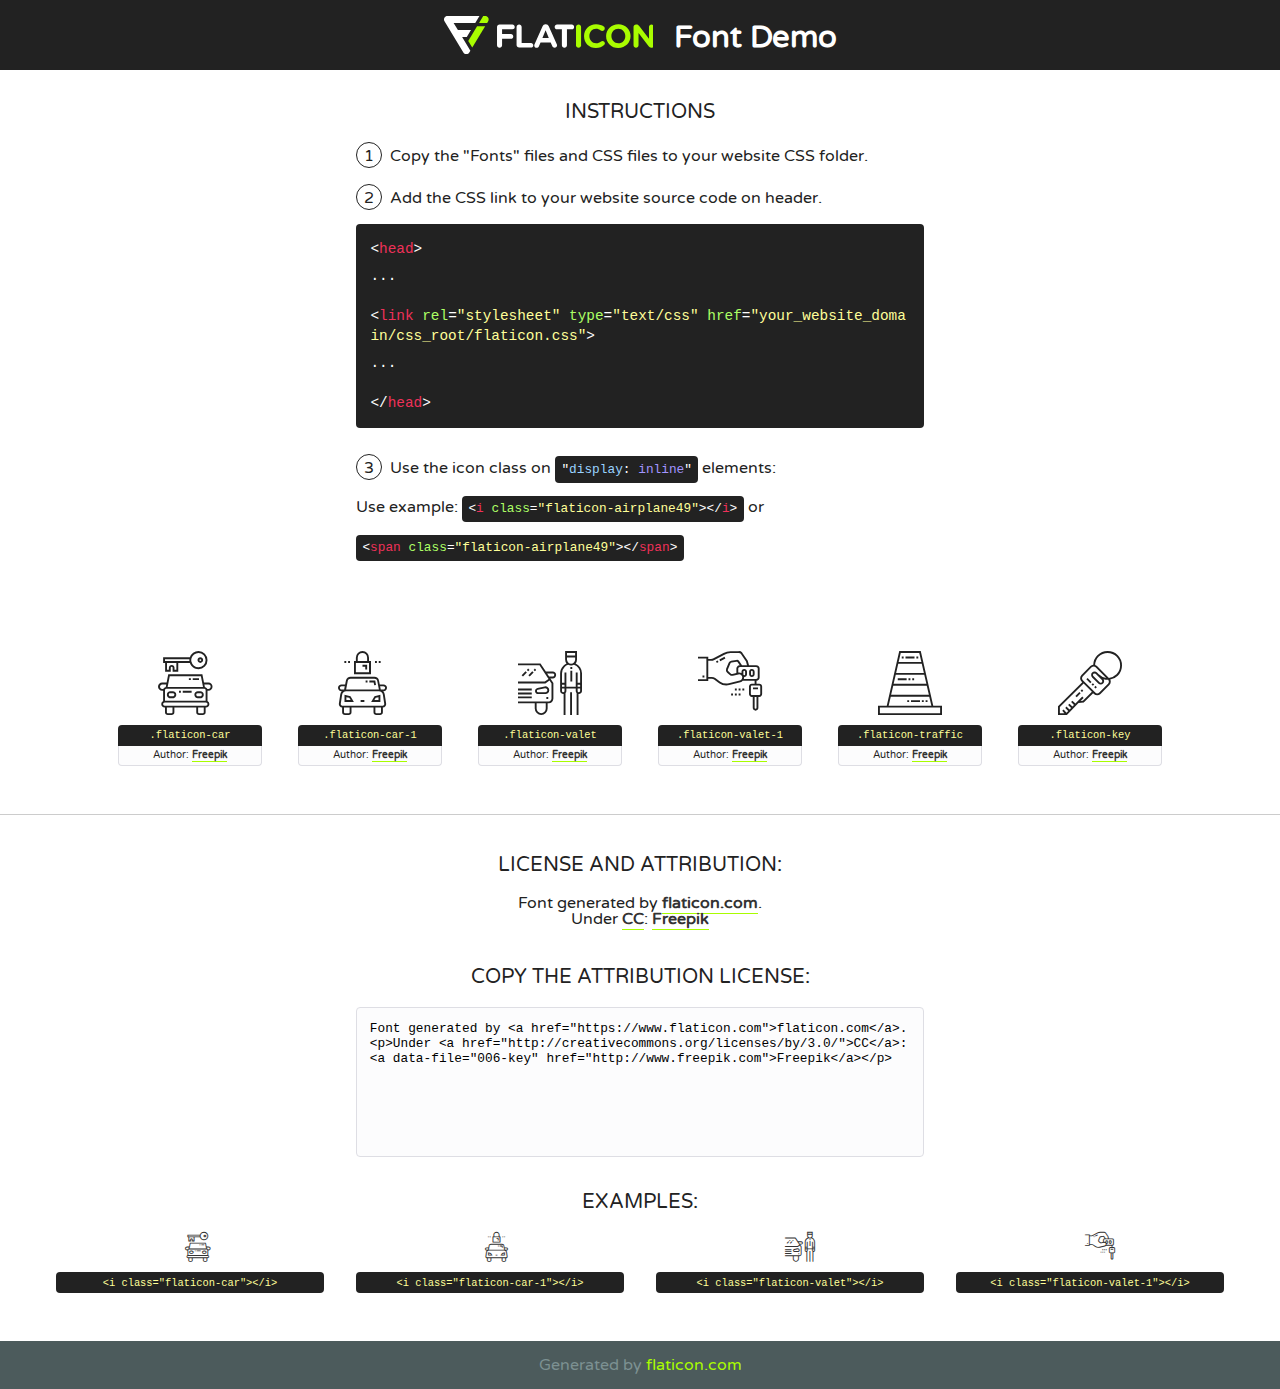
<file: fonts/flaticon/font/flaticon.html>
<!DOCTYPE html>
<!--
  Flaticon icon font: Flaticon
  Creation date: 18/07/2019 07:36
-->
<html>
<!DOCTYPE html>
<html>

<head>
    <title>Flaticon WebFont</title>
    <link href="http://fonts.googleapis.com/css?family=Varela+Round" rel="stylesheet" type="text/css" />
    <link rel="stylesheet" type="text/css" href="flaticon.css">
    <meta charset="UTF-8">
    <style>
    html, body, div, span, applet, object, iframe,
    h1, h2, h3, h4, h5, h6, p, blockquote, pre,
    a, abbr, acronym, address, big, cite, code,
    del, dfn, em, img, ins, kbd, q, s, samp,
    small, strike, strong, sub, sup, tt, var,
    b, u, i, center,
    dl, dt, dd, ol, ul, li,
    fieldset, form, label, legend,
    table, caption, tbody, tfoot, thead, tr, th, td,
    article, aside, canvas, details, embed, 
    figure, figcaption, footer, header, hgroup, 
    menu, nav, output, ruby, section, summary,
    time, mark, audio, video {
        margin: 0;
        padding: 0;
        border: 0;
        font-size: 100%;
        font: inherit;
        vertical-align: baseline;
    }
    /* HTML5 display-role reset for older browsers */
    article, aside, details, figcaption, figure, 
    footer, header, hgroup, menu, nav, section {
        display: block;
    }
    body {
        line-height: 1;
    }
    ol, ul {
        list-style: none;
    }
    blockquote, q {
        quotes: none;
    }
    blockquote:before, blockquote:after,
    q:before, q:after {
        content: '';
        content: none;
    }
    table {
        border-collapse: collapse;
        border-spacing: 0;
    }
    body {
        font-family: 'Varela Round', Helvetica, Arial, sans-serif;
        font-size: 16px;
        color: #222;
    }
    a {
        color: #333;
        border-bottom: 1px solid #a9fd00;
        font-weight: bold;
        text-decoration: none;
    }
    * {
        -moz-box-sizing: border-box;
        -webkit-box-sizing: border-box;
        box-sizing: border-box;
        margin: 0;
        padding: 0;
    }
    [class^="flaticon-"]:before, [class*=" flaticon-"]:before, [class^="flaticon-"]:after, [class*=" flaticon-"]:after {
        font-family: Flaticon;
        font-size: 30px;
        font-style: normal;
        margin-left: 20px;
        color: #333;
    }
    .wrapper {
        max-width: 600px;
        margin: auto;
        padding: 0 1em;
    }
    .title {
        font-size: 1.25em;
        text-align: center;
        margin-bottom: 1em;
        text-transform: uppercase;
    }
    header {
        text-align: center;
        background-color: #222;
        color: #fff;
        padding: 1em;
    }
    header .logo {
        width: 210px;
        height: 38px;
        display: inline-block;
        vertical-align: middle;
        margin-right: 1em;
        border: none;
    }
    header strong {
        font-size: 1.95em;
        font-weight: bold;
        vertical-align: middle;
        margin-top: 5px;
        display: inline-block;
    }
    .demo {
        margin: 2em auto;
        line-height: 1.25em;
    }
    .demo ul li {
        margin-bottom: 1em;
    }
    .demo ul li .num {
        color: #222;
        border-radius: 20px;
        display: inline-block;
        width: 26px;
        padding: 3px;
        height: 26px;
        text-align: center;
        margin-right: 0.5em;
        border: 1px solid #222;
    }
    .demo ul li code {
        background-color: #222;
        border-radius: 4px;
        padding: 0.25em 0.5em;
        display: inline-block;
        color: #fff;
        font-family: Consolas,Monaco,Lucida Console,Liberation Mono,DejaVu Sans Mono,Bitstream Vera Sans Mono,Courier New, monospace;
        font-weight: lighter;
        margin-top: 1em;
        font-size: 0.8em;
        word-break: break-all;
    }
    .demo ul li code.big {
        padding: 1em;
        font-size: 0.9em;
    }
    .demo ul li code .red {
        color: #EF3159;
    }
    .demo ul li code .green {
        color: #ACFF65;
    }
    .demo ul li code .yellow {
        color: #FFFF99;
    }
    .demo ul li code .blue {
        color: #99D3FF;
    }
    .demo ul li code .purple {
        color: #A295FF;
    }
    .demo ul li code .dots {
        margin-top: 0.5em;
        display: block;
    }
    #glyphs {
        border-bottom: 1px solid #ccc;
        padding: 2em 0;
        text-align: center;
    }
    .glyph {
        display: inline-block;
        width: 9em;
        margin: 1em;
        text-align: center;
        vertical-align: top;
        background: #FFF;
    }
    .glyph .glyph-icon {
        padding: 10px;
        display: block;
        font-family:"Flaticon";
        font-size: 64px;
        line-height: 1;
    }
    .glyph .glyph-icon:before {
        font-size: 64px;
        color: #222;
        margin-left: 0;
    }
    .class-name {
        font-size: 0.65em;
        background-color: #222;
        color: #fff;
        border-radius: 4px 4px 0 0;
        padding: 0.5em;
        color: #FFFF99;
        font-family: Consolas,Monaco,Lucida Console,Liberation Mono,DejaVu Sans Mono,Bitstream Vera Sans Mono,Courier New, monospace;
    }
    .author-name {
        font-size: 0.6em;
        background-color: #fcfcfd;
        border: 1px solid #DEDEE4;
        border-top: 0;
        border-radius: 0 0 4px 4px;
        padding: 0.5em;
    }
    .class-name:last-child {
        font-size: 10px;
        color:#888;
    }
    .class-name:last-child a {
        font-size: 10px;
        color:#555;
    }
    .class-name:last-child a:hover {
        color:#a9fd00;
    }
    .glyph > input {
        display: block;
        width: 100px;
        margin: 5px auto;
        text-align: center;
        font-size: 12px;
        cursor: text;
    }
    .glyph > input.icon-input {
        font-family:"Flaticon";
        font-size: 16px;
        margin-bottom: 10px;
    }
    .attribution .title {
        margin-top: 2em;
    }
    .attribution textarea {
        background-color: #fcfcfd;
        padding: 1em;
        border: none;
        box-shadow: none;
        border: 1px solid #DEDEE4;
        border-radius: 4px;
        resize: none;
        width: 100%;
        height: 150px;
        font-size: 0.8em;
        font-family: Consolas,Monaco,Lucida Console,Liberation Mono,DejaVu Sans Mono,Bitstream Vera Sans Mono,Courier New, monospace;
        -webkit-appearance: none;
    }
    .iconsuse {
        margin: 2em auto;
        text-align: center;
        max-width: 1200px;
    }
    .iconsuse:after {
        content: '';
        display: table;
        clear: both;
    }
    .iconsuse .image {
        float: left;
        width: 25%;
        padding: 0 1em;
    }
    .iconsuse .image p {
        margin-bottom: 1em;
    }
    .iconsuse .image span {
        display: block;
        font-size: 0.65em;
        background-color: #222;
        color: #fff;
        border-radius: 4px;
        padding: 0.5em;
        color: #FFFF99;
        margin-top: 1em;
        font-family: Consolas,Monaco,Lucida Console,Liberation Mono,DejaVu Sans Mono,Bitstream Vera Sans Mono,Courier New, monospace;
    }
    #footer {
        text-align: center;
        background-color: #4C5B5C;
        color: #7c9192;
        padding: 1em;
    }
    #footer a {
        border: none;
        color: #a9fd00;
        font-weight: normal;
    }
    @media (max-width: 960px) {
        .iconsuse .image {
            width: 50%;
        }
    }
    @media (max-width: 560px) {
        .iconsuse .image {
            width: 100%;
        }
    }
    </style>
</head>

<body class="characters-off">

    <header>
        <a href="https://www.flaticon.com" target="_blank" class="logo">
            <svg version="1.1" xmlns="http://www.w3.org/2000/svg" xmlns:xlink="http://www.w3.org/1999/xlink" xmlns:a="http://ns.adobe.com/AdobeSVGViewerExtensions/3.0/" viewBox="0 0 560.875 102.036" enable-background="new 0 0 560.875 102.036" xml:space="preserve">
                <defs>
                </defs>
                <g>
                    <g class="letters">
                        <path fill="#ffffff" d="M141.596,29.675c0-3.777,2.985-6.767,6.764-6.767h34.438c3.426,0,6.15,2.728,6.15,6.15
                        c0,3.43-2.724,6.149-6.15,6.149h-27.674v13.091h23.719c3.429,0,6.151,2.724,6.151,6.15c0,3.43-2.723,6.149-6.151,6.149h-23.719
                        v17.574c0,3.773-2.986,6.761-6.764,6.761c-3.779,0-6.764-2.989-6.764-6.761V29.675z"></path>
                        <path fill="#ffffff" d="M193.844,29.149c0-3.781,2.985-6.767,6.764-6.767c3.776,0,6.763,2.985,6.763,6.767v42.957h25.039
                        c3.426,0,6.149,2.726,6.149,6.153c0,3.425-2.723,6.15-6.149,6.15h-31.802c-3.779,0-6.764-2.986-6.764-6.768V29.149z"></path>
                        <path fill="#ffffff" d="M241.891,75.71l21.438-48.407c1.492-3.341,4.215-5.357,7.906-5.357h0.792
                        c3.686,0,6.323,2.017,7.815,5.357l21.439,48.407c0.436,0.967,0.701,1.845,0.701,2.723c0,3.602-2.809,6.501-6.414,6.501
                        c-3.161,0-5.269-1.845-6.499-4.655l-4.132-9.661h-27.059l-4.301,10.102c-1.144,2.631-3.426,4.214-6.237,4.214
                        c-3.517,0-6.24-2.81-6.24-6.325C241.1,77.64,241.451,76.677,241.891,75.71z M279.932,58.666l-8.521-20.297l-8.526,20.297H279.932
                        z"></path>
                        <path fill="#ffffff" d="M314.864,35.387H301.86c-3.429,0-6.239-2.813-6.239-6.238c0-3.429,2.811-6.24,6.239-6.24h39.533
                        c3.426,0,6.237,2.811,6.237,6.24c0,3.425-2.811,6.238-6.237,6.238h-13.001v42.785c0,3.773-2.99,6.761-6.764,6.761
                        c-3.779,0-6.764-2.989-6.764-6.761V35.387z"></path>
                        <path fill="#A9FD00" d="M352.615,29.149c0-3.781,2.985-6.767,6.767-6.767c3.774,0,6.761,2.985,6.761,6.767v49.024
                        c0,3.773-2.987,6.761-6.761,6.761c-3.781,0-6.767-2.989-6.767-6.761V29.149z"></path>
                        <path fill="#A9FD00" d="M374.132,53.836v-0.179c0-17.481,13.178-31.801,32.065-31.801c9.22,0,15.459,2.458,20.557,6.238
                        c1.402,1.054,2.637,2.985,2.637,5.357c0,3.692-2.985,6.59-6.681,6.59c-1.845,0-3.071-0.702-4.044-1.319
                        c-3.776-2.813-7.729-4.393-12.562-4.393c-10.364,0-17.831,8.611-17.831,19.154v0.173c0,10.542,7.291,19.329,17.831,19.329
                        c5.715,0,9.492-1.756,13.359-4.834c1.049-0.874,2.458-1.491,4.039-1.491c3.429,0,6.325,2.813,6.325,6.236
                        c0,2.106-1.056,3.78-2.282,4.834c-5.539,4.834-12.036,7.733-21.878,7.733C387.572,85.464,374.132,71.493,374.132,53.836z"></path>
                        <path fill="#A9FD00" d="M433.009,53.836v-0.179c0-17.481,13.79-31.801,32.766-31.801c18.981,0,32.592,14.143,32.592,31.628v0.173
                        c0,17.483-13.785,31.807-32.769,31.807C446.625,85.464,433.009,71.32,433.009,53.836z M484.224,53.836v-0.179
                        c0-10.539-7.725-19.326-18.626-19.326c-10.893,0-18.449,8.611-18.449,19.154v0.173c0,10.542,7.73,19.329,18.626,19.329
                        C476.676,72.986,484.224,64.378,484.224,53.836z"></path>
                        <path fill="#A9FD00" d="M506.233,29.321c0-3.774,2.99-6.763,6.767-6.763h1.401c3.252,0,5.183,1.583,7.029,3.953l26.093,34.265
                        V29.059c0-3.692,2.99-6.677,6.681-6.677c3.683,0,6.671,2.985,6.671,6.677v48.934c0,3.78-2.987,6.765-6.764,6.765h-0.436
                        c-3.257,0-5.188-1.581-7.034-3.953l-27.056-35.492v32.944c0,3.687-2.985,6.676-6.678,6.676c-3.683,0-6.673-2.989-6.673-6.676
                        V29.321z"></path>
                    </g>
                    <g class="insignia">
                        <path fill="#ffffff" d="M48.372,56.137h12.517l11.156-18.537H37.186L25.688,18.539h57.825L94.668,0H9.271
                        C5.925,0,2.842,1.801,1.198,4.716c-1.644,2.907-1.593,6.482,0.134,9.343l50.38,83.501c1.678,2.781,4.689,4.476,7.938,4.476
                        c3.246,0,6.257-1.695,7.935-4.476l2.898-4.804L48.372,56.137z"></path>
                        <g class="i">
                            <path fill="#A9FD00" d="M93.575,18.539h0.031v0.004l21.652,0.004l2.705-4.488c1.727-2.861,1.778-6.436,0.133-9.343
                            C116.454,1.801,113.371,0,110.026,0h-5.294L93.575,18.539z"></path>
                            <polygon fill="#A9FD00" points="88.291,27.356 64.725,66.486 75.519,84.404 109.942,27.356"></polygon>
                        </g>
                    </g>
                </g>
            </svg>
        </a>
        <strong>Font Demo</strong>
    </header>


    <section class="demo wrapper">

        <p class="title">Instructions</p>

        <ul>
            <li>
                <span class="num">1</span>Copy the "Fonts" files and CSS files to your website CSS folder.
            </li>
            <li>
                <span class="num">2</span>Add the CSS link to your website source code on header.
                <code class="big">
                    &lt;<span class="red">head</span>&gt;
                    <br/><span class="dots">...</span>
                    <br/>&lt;<span class="red">link</span> <span class="green">rel</span>=<span class="yellow">"stylesheet"</span> <span class="green">type</span>=<span class="yellow">"text/css"</span> <span class="green">href</span>=<span class="yellow">"your_website_domain/css_root/flaticon.css"</span>&gt;
                    <br/><span class="dots">...</span>
                    <br/>&lt;/<span class="red">head</span>&gt;
                </code>
            </li>

            <li>
                <p>
                    <span class="num">3</span>Use the icon class on <code>"<span class="blue">display</span>:<span class="purple"> inline</span>"</code> elements:
                    <br />
                    Use example: <code>&lt;<span class="red">i</span> <span class="green">class</span>=<span class="yellow">&quot;flaticon-airplane49&quot;</span>&gt;&lt;/<span class="red">i</span>&gt;</code> or <code>&lt;<span class="red">span</span> <span class="green">class</span>=<span class="yellow">&quot;flaticon-airplane49&quot;</span>&gt;&lt;/<span class="red">span</span>&gt;</code>
            </li>
        </ul>

    </section>




   <section id="glyphs">          
    
      
        <div class="glyph"><div class="glyph-icon flaticon-car"></div>
            <div class="class-name">.flaticon-car</div>
            <div class="author-name">Author: <a data-file="001-car" href="http://www.freepik.com">Freepik</a> </div> 
        </div>        
        
        <div class="glyph"><div class="glyph-icon flaticon-car-1"></div>
            <div class="class-name">.flaticon-car-1</div>
            <div class="author-name">Author: <a data-file="002-car-1" href="http://www.freepik.com">Freepik</a> </div> 
        </div>        
        
        <div class="glyph"><div class="glyph-icon flaticon-valet"></div>
            <div class="class-name">.flaticon-valet</div>
            <div class="author-name">Author: <a data-file="003-valet" href="http://www.freepik.com">Freepik</a> </div> 
        </div>        
        
        <div class="glyph"><div class="glyph-icon flaticon-valet-1"></div>
            <div class="class-name">.flaticon-valet-1</div>
            <div class="author-name">Author: <a data-file="004-valet-1" href="http://www.freepik.com">Freepik</a> </div> 
        </div>        
        
        <div class="glyph"><div class="glyph-icon flaticon-traffic"></div>
            <div class="class-name">.flaticon-traffic</div>
            <div class="author-name">Author: <a data-file="005-traffic" href="http://www.freepik.com">Freepik</a> </div> 
        </div>        
        
        <div class="glyph"><div class="glyph-icon flaticon-key"></div>
            <div class="class-name">.flaticon-key</div>
            <div class="author-name">Author: <a data-file="006-key" href="http://www.freepik.com">Freepik</a> </div> 
        </div>        
        

    </section>



    <section class="attribution wrapper"   style="text-align:center;">

      <div class="title">License and attribution:</div><div class="attrDiv">Font generated by <a href="https://www.flaticon.com">flaticon.com</a>. <div><p>Under <a href="http://creativecommons.org/licenses/by/3.0/">CC</a>: <a data-file="006-key" href="http://www.freepik.com">Freepik</a></p>  </div>
      </div>
      <div class="title">Copy the Attribution License:</div>

    <textarea onclick="this.focus();this.select();">Font generated by &lt;a href=&quot;https://www.flaticon.com&quot;&gt;flaticon.com&lt;/a&gt;. <p>Under <a href="http://creativecommons.org/licenses/by/3.0/">CC</a>: <a data-file="006-key" href="http://www.freepik.com">Freepik</a></p>  
     </textarea>

    </section>

    <section class="iconsuse">

          <div class="title">Examples:</div>            
             
            <div class="image">
                <p>
                    <i class="glyph-icon flaticon-car"></i> 
                    <span>&lt;i class=&quot;flaticon-car&quot;&gt;&lt;/i&gt;</span>
                </p>
            </div>
            
            <div class="image">
                <p>
                    <i class="glyph-icon flaticon-car-1"></i> 
                    <span>&lt;i class=&quot;flaticon-car-1&quot;&gt;&lt;/i&gt;</span>
                </p>
            </div>
            
            <div class="image">
                <p>
                    <i class="glyph-icon flaticon-valet"></i> 
                    <span>&lt;i class=&quot;flaticon-valet&quot;&gt;&lt;/i&gt;</span>
                </p>
            </div>
            
            <div class="image">
                <p>
                    <i class="glyph-icon flaticon-valet-1"></i> 
                    <span>&lt;i class=&quot;flaticon-valet-1&quot;&gt;&lt;/i&gt;</span>
                </p>
            </div>
                       
        </div>
                            
    </section>

<div id="footer">
    <div>Generated by <a href="https://www.flaticon.com">flaticon.com</a>
    </div>
</div>



</body>
</html>
</file>
<file: fonts/icomoon/style.css>
@font-face {
  font-family: 'icomoon';
  src:  url('fonts/icomoon.eot?10si43');
  src:  url('fonts/icomoon.eot?10si43#iefix') format('embedded-opentype'),
    url('fonts/icomoon.ttf?10si43') format('truetype'),
    url('fonts/icomoon.woff?10si43') format('woff'),
    url('fonts/icomoon.svg?10si43#icomoon') format('svg');
  font-weight: normal;
  font-style: normal;
}

[class^="icon-"], [class*=" icon-"] {
  /* use !important to prevent issues with browser extensions that change fonts */
  font-family: 'icomoon' !important;
  speak: none;
  font-style: normal;
  font-weight: normal;
  font-variant: normal;
  text-transform: none;
  line-height: 1;

  /* Better Font Rendering =========== */
  -webkit-font-smoothing: antialiased;
  -moz-osx-font-smoothing: grayscale;
}

.icon-asterisk:before {
  content: "\f069";
}
.icon-plus:before {
  content: "\f067";
}
.icon-question:before {
  content: "\f128";
}
.icon-minus:before {
  content: "\f068";
}
.icon-glass:before {
  content: "\f000";
}
.icon-music:before {
  content: "\f001";
}
.icon-search:before {
  content: "\f002";
}
.icon-envelope-o:before {
  content: "\f003";
}
.icon-heart:before {
  content: "\f004";
}
.icon-star:before {
  content: "\f005";
}
.icon-star-o:before {
  content: "\f006";
}
.icon-user:before {
  content: "\f007";
}
.icon-film:before {
  content: "\f008";
}
.icon-th-large:before {
  content: "\f009";
}
.icon-th:before {
  content: "\f00a";
}
.icon-th-list:before {
  content: "\f00b";
}
.icon-check:before {
  content: "\f00c";
}
.icon-close:before {
  content: "\f00d";
}
.icon-remove:before {
  content: "\f00d";
}
.icon-times:before {
  content: "\f00d";
}
.icon-search-plus:before {
  content: "\f00e";
}
.icon-search-minus:before {
  content: "\f010";
}
.icon-power-off:before {
  content: "\f011";
}
.icon-signal:before {
  content: "\f012";
}
.icon-cog:before {
  content: "\f013";
}
.icon-gear:before {
  content: "\f013";
}
.icon-trash-o:before {
  content: "\f014";
}
.icon-home:before {
  content: "\f015";
}
.icon-file-o:before {
  content: "\f016";
}
.icon-clock-o:before {
  content: "\f017";
}
.icon-road:before {
  content: "\f018";
}
.icon-download:before {
  content: "\f019";
}
.icon-arrow-circle-o-down:before {
  content: "\f01a";
}
.icon-arrow-circle-o-up:before {
  content: "\f01b";
}
.icon-inbox:before {
  content: "\f01c";
}
.icon-play-circle-o:before {
  content: "\f01d";
}
.icon-repeat:before {
  content: "\f01e";
}
.icon-rotate-right:before {
  content: "\f01e";
}
.icon-refresh:before {
  content: "\f021";
}
.icon-list-alt:before {
  content: "\f022";
}
.icon-lock:before {
  content: "\f023";
}
.icon-flag:before {
  content: "\f024";
}
.icon-headphones:before {
  content: "\f025";
}
.icon-volume-off:before {
  content: "\f026";
}
.icon-volume-down:before {
  content: "\f027";
}
.icon-volume-up:before {
  content: "\f028";
}
.icon-qrcode:before {
  content: "\f029";
}
.icon-barcode:before {
  content: "\f02a";
}
.icon-tag:before {
  content: "\f02b";
}
.icon-tags:before {
  content: "\f02c";
}
.icon-book:before {
  content: "\f02d";
}
.icon-bookmark:before {
  content: "\f02e";
}
.icon-print:before {
  content: "\f02f";
}
.icon-camera:before {
  content: "\f030";
}
.icon-font:before {
  content: "\f031";
}
.icon-bold:before {
  content: "\f032";
}
.icon-italic:before {
  content: "\f033";
}
.icon-text-height:before {
  content: "\f034";
}
.icon-text-width:before {
  content: "\f035";
}
.icon-align-left:before {
  content: "\f036";
}
.icon-align-center:before {
  content: "\f037";
}
.icon-align-right:before {
  content: "\f038";
}
.icon-align-justify:before {
  content: "\f039";
}
.icon-list:before {
  content: "\f03a";
}
.icon-dedent:before {
  content: "\f03b";
}
.icon-outdent:before {
  content: "\f03b";
}
.icon-indent:before {
  content: "\f03c";
}
.icon-video-camera:before {
  content: "\f03d";
}
.icon-image:before {
  content: "\f03e";
}
.icon-photo:before {
  content: "\f03e";
}
.icon-picture-o:before {
  content: "\f03e";
}
.icon-pencil:before {
  content: "\f040";
}
.icon-map-marker:before {
  content: "\f041";
}
.icon-adjust:before {
  content: "\f042";
}
.icon-tint:before {
  content: "\f043";
}
.icon-edit:before {
  content: "\f044";
}
.icon-pencil-square-o:before {
  content: "\f044";
}
.icon-share-square-o:before {
  content: "\f045";
}
.icon-check-square-o:before {
  content: "\f046";
}
.icon-arrows:before {
  content: "\f047";
}
.icon-step-backward:before {
  content: "\f048";
}
.icon-fast-backward:before {
  content: "\f049";
}
.icon-backward:before {
  content: "\f04a";
}
.icon-play:before {
  content: "\f04b";
}
.icon-pause:before {
  content: "\f04c";
}
.icon-stop:before {
  content: "\f04d";
}
.icon-forward:before {
  content: "\f04e";
}
.icon-fast-forward:before {
  content: "\f050";
}
.icon-step-forward:before {
  content: "\f051";
}
.icon-eject:before {
  content: "\f052";
}
.icon-chevron-left:before {
  content: "\f053";
}
.icon-chevron-right:before {
  content: "\f054";
}
.icon-plus-circle:before {
  content: "\f055";
}
.icon-minus-circle:before {
  content: "\f056";
}
.icon-times-circle:before {
  content: "\f057";
}
.icon-check-circle:before {
  content: "\f058";
}
.icon-question-circle:before {
  content: "\f059";
}
.icon-info-circle:before {
  content: "\f05a";
}
.icon-crosshairs:before {
  content: "\f05b";
}
.icon-times-circle-o:before {
  content: "\f05c";
}
.icon-check-circle-o:before {
  content: "\f05d";
}
.icon-ban:before {
  content: "\f05e";
}
.icon-arrow-left:before {
  content: "\f060";
}
.icon-arrow-right:before {
  content: "\f061";
}
.icon-arrow-up:before {
  content: "\f062";
}
.icon-arrow-down:before {
  content: "\f063";
}
.icon-mail-forward:before {
  content: "\f064";
}
.icon-share:before {
  content: "\f064";
}
.icon-expand:before {
  content: "\f065";
}
.icon-compress:before {
  content: "\f066";
}
.icon-exclamation-circle:before {
  content: "\f06a";
}
.icon-gift:before {
  content: "\f06b";
}
.icon-leaf:before {
  content: "\f06c";
}
.icon-fire:before {
  content: "\f06d";
}
.icon-eye:before {
  content: "\f06e";
}
.icon-eye-slash:before {
  content: "\f070";
}
.icon-exclamation-triangle:before {
  content: "\f071";
}
.icon-warning:before {
  content: "\f071";
}
.icon-plane:before {
  content: "\f072";
}
.icon-calendar:before {
  content: "\f073";
}
.icon-random:before {
  content: "\f074";
}
.icon-comment:before {
  content: "\f075";
}
.icon-magnet:before {
  content: "\f076";
}
.icon-chevron-up:before {
  content: "\f077";
}
.icon-chevron-down:before {
  content: "\f078";
}
.icon-retweet:before {
  content: "\f079";
}
.icon-shopping-cart:before {
  content: "\f07a";
}
.icon-folder:before {
  content: "\f07b";
}
.icon-folder-open:before {
  content: "\f07c";
}
.icon-arrows-v:before {
  content: "\f07d";
}
.icon-arrows-h:before {
  content: "\f07e";
}
.icon-bar-chart:before {
  content: "\f080";
}
.icon-bar-chart-o:before {
  content: "\f080";
}
.icon-twitter-square:before {
  content: "\f081";
}
.icon-facebook-square:before {
  content: "\f082";
}
.icon-camera-retro:before {
  content: "\f083";
}
.icon-key:before {
  content: "\f084";
}
.icon-cogs:before {
  content: "\f085";
}
.icon-gears:before {
  content: "\f085";
}
.icon-comments:before {
  content: "\f086";
}
.icon-thumbs-o-up:before {
  content: "\f087";
}
.icon-thumbs-o-down:before {
  content: "\f088";
}
.icon-star-half:before {
  content: "\f089";
}
.icon-heart-o:before {
  content: "\f08a";
}
.icon-sign-out:before {
  content: "\f08b";
}
.icon-linkedin-square:before {
  content: "\f08c";
}
.icon-thumb-tack:before {
  content: "\f08d";
}
.icon-external-link:before {
  content: "\f08e";
}
.icon-sign-in:before {
  content: "\f090";
}
.icon-trophy:before {
  content: "\f091";
}
.icon-github-square:before {
  content: "\f092";
}
.icon-upload:before {
  content: "\f093";
}
.icon-lemon-o:before {
  content: "\f094";
}
.icon-phone:before {
  content: "\f095";
}
.icon-square-o:before {
  content: "\f096";
}
.icon-bookmark-o:before {
  content: "\f097";
}
.icon-phone-square:before {
  content: "\f098";
}
.icon-twitter:before {
  content: "\f099";
}
.icon-facebook:before {
  content: "\f09a";
}
.icon-facebook-f:before {
  content: "\f09a";
}
.icon-github:before {
  content: "\f09b";
}
.icon-unlock:before {
  content: "\f09c";
}
.icon-credit-card:before {
  content: "\f09d";
}
.icon-feed:before {
  content: "\f09e";
}
.icon-rss:before {
  content: "\f09e";
}
.icon-hdd-o:before {
  content: "\f0a0";
}
.icon-bullhorn:before {
  content: "\f0a1";
}
.icon-bell-o:before {
  content: "\f0a2";
}
.icon-certificate:before {
  content: "\f0a3";
}
.icon-hand-o-right:before {
  content: "\f0a4";
}
.icon-hand-o-left:before {
  content: "\f0a5";
}
.icon-hand-o-up:before {
  content: "\f0a6";
}
.icon-hand-o-down:before {
  content: "\f0a7";
}
.icon-arrow-circle-left:before {
  content: "\f0a8";
}
.icon-arrow-circle-right:before {
  content: "\f0a9";
}
.icon-arrow-circle-up:before {
  content: "\f0aa";
}
.icon-arrow-circle-down:before {
  content: "\f0ab";
}
.icon-globe:before {
  content: "\f0ac";
}
.icon-wrench:before {
  content: "\f0ad";
}
.icon-tasks:before {
  content: "\f0ae";
}
.icon-filter:before {
  content: "\f0b0";
}
.icon-briefcase:before {
  content: "\f0b1";
}
.icon-arrows-alt:before {
  content: "\f0b2";
}
.icon-group:before {
  content: "\f0c0";
}
.icon-users:before {
  content: "\f0c0";
}
.icon-chain:before {
  content: "\f0c1";
}
.icon-link:before {
  content: "\f0c1";
}
.icon-cloud:before {
  content: "\f0c2";
}
.icon-flask:before {
  content: "\f0c3";
}
.icon-cut:before {
  content: "\f0c4";
}
.icon-scissors:before {
  content: "\f0c4";
}
.icon-copy:before {
  content: "\f0c5";
}
.icon-files-o:before {
  content: "\f0c5";
}
.icon-paperclip:before {
  content: "\f0c6";
}
.icon-floppy-o:before {
  content: "\f0c7";
}
.icon-save:before {
  content: "\f0c7";
}
.icon-square:before {
  content: "\f0c8";
}
.icon-bars:before {
  content: "\f0c9";
}
.icon-navicon:before {
  content: "\f0c9";
}
.icon-reorder:before {
  content: "\f0c9";
}
.icon-list-ul:before {
  content: "\f0ca";
}
.icon-list-ol:before {
  content: "\f0cb";
}
.icon-strikethrough:before {
  content: "\f0cc";
}
.icon-underline:before {
  content: "\f0cd";
}
.icon-table:before {
  content: "\f0ce";
}
.icon-magic:before {
  content: "\f0d0";
}
.icon-truck:before {
  content: "\f0d1";
}
.icon-pinterest:before {
  content: "\f0d2";
}
.icon-pinterest-square:before {
  content: "\f0d3";
}
.icon-google-plus-square:before {
  content: "\f0d4";
}
.icon-google-plus:before {
  content: "\f0d5";
}
.icon-money:before {
  content: "\f0d6";
}
.icon-caret-down:before {
  content: "\f0d7";
}
.icon-caret-up:before {
  content: "\f0d8";
}
.icon-caret-left:before {
  content: "\f0d9";
}
.icon-caret-right:before {
  content: "\f0da";
}
.icon-columns:before {
  content: "\f0db";
}
.icon-sort:before {
  content: "\f0dc";
}
.icon-unsorted:before {
  content: "\f0dc";
}
.icon-sort-desc:before {
  content: "\f0dd";
}
.icon-sort-down:before {
  content: "\f0dd";
}
.icon-sort-asc:before {
  content: "\f0de";
}
.icon-sort-up:before {
  content: "\f0de";
}
.icon-envelope:before {
  content: "\f0e0";
}
.icon-linkedin:before {
  content: "\f0e1";
}
.icon-rotate-left:before {
  content: "\f0e2";
}
.icon-undo:before {
  content: "\f0e2";
}
.icon-gavel:before {
  content: "\f0e3";
}
.icon-legal:before {
  content: "\f0e3";
}
.icon-dashboard:before {
  content: "\f0e4";
}
.icon-tachometer:before {
  content: "\f0e4";
}
.icon-comment-o:before {
  content: "\f0e5";
}
.icon-comments-o:before {
  content: "\f0e6";
}
.icon-bolt:before {
  content: "\f0e7";
}
.icon-flash:before {
  content: "\f0e7";
}
.icon-sitemap:before {
  content: "\f0e8";
}
.icon-umbrella:before {
  content: "\f0e9";
}
.icon-clipboard:before {
  content: "\f0ea";
}
.icon-paste:before {
  content: "\f0ea";
}
.icon-lightbulb-o:before {
  content: "\f0eb";
}
.icon-exchange:before {
  content: "\f0ec";
}
.icon-cloud-download:before {
  content: "\f0ed";
}
.icon-cloud-upload:before {
  content: "\f0ee";
}
.icon-user-md:before {
  content: "\f0f0";
}
.icon-stethoscope:before {
  content: "\f0f1";
}
.icon-suitcase:before {
  content: "\f0f2";
}
.icon-bell:before {
  content: "\f0f3";
}
.icon-coffee:before {
  content: "\f0f4";
}
.icon-cutlery:before {
  content: "\f0f5";
}
.icon-file-text-o:before {
  content: "\f0f6";
}
.icon-building-o:before {
  content: "\f0f7";
}
.icon-hospital-o:before {
  content: "\f0f8";
}
.icon-ambulance:before {
  content: "\f0f9";
}
.icon-medkit:before {
  content: "\f0fa";
}
.icon-fighter-jet:before {
  content: "\f0fb";
}
.icon-beer:before {
  content: "\f0fc";
}
.icon-h-square:before {
  content: "\f0fd";
}
.icon-plus-square:before {
  content: "\f0fe";
}
.icon-angle-double-left:before {
  content: "\f100";
}
.icon-angle-double-right:before {
  content: "\f101";
}
.icon-angle-double-up:before {
  content: "\f102";
}
.icon-angle-double-down:before {
  content: "\f103";
}
.icon-angle-left:before {
  content: "\f104";
}
.icon-angle-right:before {
  content: "\f105";
}
.icon-angle-up:before {
  content: "\f106";
}
.icon-angle-down:before {
  content: "\f107";
}
.icon-desktop:before {
  content: "\f108";
}
.icon-laptop:before {
  content: "\f109";
}
.icon-tablet:before {
  content: "\f10a";
}
.icon-mobile:before {
  content: "\f10b";
}
.icon-mobile-phone:before {
  content: "\f10b";
}
.icon-circle-o:before {
  content: "\f10c";
}
.icon-quote-left:before {
  content: "\f10d";
}
.icon-quote-right:before {
  content: "\f10e";
}
.icon-spinner:before {
  content: "\f110";
}
.icon-circle:before {
  content: "\f111";
}
.icon-mail-reply:before {
  content: "\f112";
}
.icon-reply:before {
  content: "\f112";
}
.icon-github-alt:before {
  content: "\f113";
}
.icon-folder-o:before {
  content: "\f114";
}
.icon-folder-open-o:before {
  content: "\f115";
}
.icon-smile-o:before {
  content: "\f118";
}
.icon-frown-o:before {
  content: "\f119";
}
.icon-meh-o:before {
  content: "\f11a";
}
.icon-gamepad:before {
  content: "\f11b";
}
.icon-keyboard-o:before {
  content: "\f11c";
}
.icon-flag-o:before {
  content: "\f11d";
}
.icon-flag-checkered:before {
  content: "\f11e";
}
.icon-terminal:before {
  content: "\f120";
}
.icon-code:before {
  content: "\f121";
}
.icon-mail-reply-all:before {
  content: "\f122";
}
.icon-reply-all:before {
  content: "\f122";
}
.icon-star-half-empty:before {
  content: "\f123";
}
.icon-star-half-full:before {
  content: "\f123";
}
.icon-star-half-o:before {
  content: "\f123";
}
.icon-location-arrow:before {
  content: "\f124";
}
.icon-crop:before {
  content: "\f125";
}
.icon-code-fork:before {
  content: "\f126";
}
.icon-chain-broken:before {
  content: "\f127";
}
.icon-unlink:before {
  content: "\f127";
}
.icon-info:before {
  content: "\f129";
}
.icon-exclamation:before {
  content: "\f12a";
}
.icon-superscript:before {
  content: "\f12b";
}
.icon-subscript:before {
  content: "\f12c";
}
.icon-eraser:before {
  content: "\f12d";
}
.icon-puzzle-piece:before {
  content: "\f12e";
}
.icon-microphone:before {
  content: "\f130";
}
.icon-microphone-slash:before {
  content: "\f131";
}
.icon-shield:before {
  content: "\f132";
}
.icon-calendar-o:before {
  content: "\f133";
}
.icon-fire-extinguisher:before {
  content: "\f134";
}
.icon-rocket:before {
  content: "\f135";
}
.icon-maxcdn:before {
  content: "\f136";
}
.icon-chevron-circle-left:before {
  content: "\f137";
}
.icon-chevron-circle-right:before {
  content: "\f138";
}
.icon-chevron-circle-up:before {
  content: "\f139";
}
.icon-chevron-circle-down:before {
  content: "\f13a";
}
.icon-html5:before {
  content: "\f13b";
}
.icon-css3:before {
  content: "\f13c";
}
.icon-anchor:before {
  content: "\f13d";
}
.icon-unlock-alt:before {
  content: "\f13e";
}
.icon-bullseye:before {
  content: "\f140";
}
.icon-ellipsis-h:before {
  content: "\f141";
}
.icon-ellipsis-v:before {
  content: "\f142";
}
.icon-rss-square:before {
  content: "\f143";
}
.icon-play-circle:before {
  content: "\f144";
}
.icon-ticket:before {
  content: "\f145";
}
.icon-minus-square:before {
  content: "\f146";
}
.icon-minus-square-o:before {
  content: "\f147";
}
.icon-level-up:before {
  content: "\f148";
}
.icon-level-down:before {
  content: "\f149";
}
.icon-check-square:before {
  content: "\f14a";
}
.icon-pencil-square:before {
  content: "\f14b";
}
.icon-external-link-square:before {
  content: "\f14c";
}
.icon-share-square:before {
  content: "\f14d";
}
.icon-compass:before {
  content: "\f14e";
}
.icon-caret-square-o-down:before {
  content: "\f150";
}
.icon-toggle-down:before {
  content: "\f150";
}
.icon-caret-square-o-up:before {
  content: "\f151";
}
.icon-toggle-up:before {
  content: "\f151";
}
.icon-caret-square-o-right:before {
  content: "\f152";
}
.icon-toggle-right:before {
  content: "\f152";
}
.icon-eur:before {
  content: "\f153";
}
.icon-euro:before {
  content: "\f153";
}
.icon-gbp:before {
  content: "\f154";
}
.icon-dollar:before {
  content: "\f155";
}
.icon-usd:before {
  content: "\f155";
}
.icon-inr:before {
  content: "\f156";
}
.icon-rupee:before {
  content: "\f156";
}
.icon-cny:before {
  content: "\f157";
}
.icon-jpy:before {
  content: "\f157";
}
.icon-rmb:before {
  content: "\f157";
}
.icon-yen:before {
  content: "\f157";
}
.icon-rouble:before {
  content: "\f158";
}
.icon-rub:before {
  content: "\f158";
}
.icon-ruble:before {
  content: "\f158";
}
.icon-krw:before {
  content: "\f159";
}
.icon-won:before {
  content: "\f159";
}
.icon-bitcoin:before {
  content: "\f15a";
}
.icon-btc:before {
  content: "\f15a";
}
.icon-file:before {
  content: "\f15b";
}
.icon-file-text:before {
  content: "\f15c";
}
.icon-sort-alpha-asc:before {
  content: "\f15d";
}
.icon-sort-alpha-desc:before {
  content: "\f15e";
}
.icon-sort-amount-asc:before {
  content: "\f160";
}
.icon-sort-amount-desc:before {
  content: "\f161";
}
.icon-sort-numeric-asc:before {
  content: "\f162";
}
.icon-sort-numeric-desc:before {
  content: "\f163";
}
.icon-thumbs-up:before {
  content: "\f164";
}
.icon-thumbs-down:before {
  content: "\f165";
}
.icon-youtube-square:before {
  content: "\f166";
}
.icon-youtube:before {
  content: "\f167";
}
.icon-xing:before {
  content: "\f168";
}
.icon-xing-square:before {
  content: "\f169";
}
.icon-youtube-play:before {
  content: "\f16a";
}
.icon-dropbox:before {
  content: "\f16b";
}
.icon-stack-overflow:before {
  content: "\f16c";
}
.icon-instagram:before {
  content: "\f16d";
}
.icon-flickr:before {
  content: "\f16e";
}
.icon-adn:before {
  content: "\f170";
}
.icon-bitbucket:before {
  content: "\f171";
}
.icon-bitbucket-square:before {
  content: "\f172";
}
.icon-tumblr:before {
  content: "\f173";
}
.icon-tumblr-square:before {
  content: "\f174";
}
.icon-long-arrow-down:before {
  content: "\f175";
}
.icon-long-arrow-up:before {
  content: "\f176";
}
.icon-long-arrow-left:before {
  content: "\f177";
}
.icon-long-arrow-right:before {
  content: "\f178";
}
.icon-apple:before {
  content: "\f179";
}
.icon-windows:before {
  content: "\f17a";
}
.icon-android:before {
  content: "\f17b";
}
.icon-linux:before {
  content: "\f17c";
}
.icon-dribbble:before {
  content: "\f17d";
}
.icon-skype:before {
  content: "\f17e";
}
.icon-foursquare:before {
  content: "\f180";
}
.icon-trello:before {
  content: "\f181";
}
.icon-female:before {
  content: "\f182";
}
.icon-male:before {
  content: "\f183";
}
.icon-gittip:before {
  content: "\f184";
}
.icon-gratipay:before {
  content: "\f184";
}
.icon-sun-o:before {
  content: "\f185";
}
.icon-moon-o:before {
  content: "\f186";
}
.icon-archive:before {
  content: "\f187";
}
.icon-bug:before {
  content: "\f188";
}
.icon-vk:before {
  content: "\f189";
}
.icon-weibo:before {
  content: "\f18a";
}
.icon-renren:before {
  content: "\f18b";
}
.icon-pagelines:before {
  content: "\f18c";
}
.icon-stack-exchange:before {
  content: "\f18d";
}
.icon-arrow-circle-o-right:before {
  content: "\f18e";
}
.icon-arrow-circle-o-left:before {
  content: "\f190";
}
.icon-caret-square-o-left:before {
  content: "\f191";
}
.icon-toggle-left:before {
  content: "\f191";
}
.icon-dot-circle-o:before {
  content: "\f192";
}
.icon-wheelchair:before {
  content: "\f193";
}
.icon-vimeo-square:before {
  content: "\f194";
}
.icon-try:before {
  content: "\f195";
}
.icon-turkish-lira:before {
  content: "\f195";
}
.icon-plus-square-o:before {
  content: "\f196";
}
.icon-space-shuttle:before {
  content: "\f197";
}
.icon-slack:before {
  content: "\f198";
}
.icon-envelope-square:before {
  content: "\f199";
}
.icon-wordpress:before {
  content: "\f19a";
}
.icon-openid:before {
  content: "\f19b";
}
.icon-bank:before {
  content: "\f19c";
}
.icon-institution:before {
  content: "\f19c";
}
.icon-university:before {
  content: "\f19c";
}
.icon-graduation-cap:before {
  content: "\f19d";
}
.icon-mortar-board:before {
  content: "\f19d";
}
.icon-yahoo:before {
  content: "\f19e";
}
.icon-google:before {
  content: "\f1a0";
}
.icon-reddit:before {
  content: "\f1a1";
}
.icon-reddit-square:before {
  content: "\f1a2";
}
.icon-stumbleupon-circle:before {
  content: "\f1a3";
}
.icon-stumbleupon:before {
  content: "\f1a4";
}
.icon-delicious:before {
  content: "\f1a5";
}
.icon-digg:before {
  content: "\f1a6";
}
.icon-pied-piper-pp:before {
  content: "\f1a7";
}
.icon-pied-piper-alt:before {
  content: "\f1a8";
}
.icon-drupal:before {
  content: "\f1a9";
}
.icon-joomla:before {
  content: "\f1aa";
}
.icon-language:before {
  content: "\f1ab";
}
.icon-fax:before {
  content: "\f1ac";
}
.icon-building:before {
  content: "\f1ad";
}
.icon-child:before {
  content: "\f1ae";
}
.icon-paw:before {
  content: "\f1b0";
}
.icon-spoon:before {
  content: "\f1b1";
}
.icon-cube:before {
  content: "\f1b2";
}
.icon-cubes:before {
  content: "\f1b3";
}
.icon-behance:before {
  content: "\f1b4";
}
.icon-behance-square:before {
  content: "\f1b5";
}
.icon-steam:before {
  content: "\f1b6";
}
.icon-steam-square:before {
  content: "\f1b7";
}
.icon-recycle:before {
  content: "\f1b8";
}
.icon-automobile:before {
  content: "\f1b9";
}
.icon-car:before {
  content: "\f1b9";
}
.icon-cab:before {
  content: "\f1ba";
}
.icon-taxi:before {
  content: "\f1ba";
}
.icon-tree:before {
  content: "\f1bb";
}
.icon-spotify:before {
  content: "\f1bc";
}
.icon-deviantart:before {
  content: "\f1bd";
}
.icon-soundcloud:before {
  content: "\f1be";
}
.icon-database:before {
  content: "\f1c0";
}
.icon-file-pdf-o:before {
  content: "\f1c1";
}
.icon-file-word-o:before {
  content: "\f1c2";
}
.icon-file-excel-o:before {
  content: "\f1c3";
}
.icon-file-powerpoint-o:before {
  content: "\f1c4";
}
.icon-file-image-o:before {
  content: "\f1c5";
}
.icon-file-photo-o:before {
  content: "\f1c5";
}
.icon-file-picture-o:before {
  content: "\f1c5";
}
.icon-file-archive-o:before {
  content: "\f1c6";
}
.icon-file-zip-o:before {
  content: "\f1c6";
}
.icon-file-audio-o:before {
  content: "\f1c7";
}
.icon-file-sound-o:before {
  content: "\f1c7";
}
.icon-file-movie-o:before {
  content: "\f1c8";
}
.icon-file-video-o:before {
  content: "\f1c8";
}
.icon-file-code-o:before {
  content: "\f1c9";
}
.icon-vine:before {
  content: "\f1ca";
}
.icon-codepen:before {
  content: "\f1cb";
}
.icon-jsfiddle:before {
  content: "\f1cc";
}
.icon-life-bouy:before {
  content: "\f1cd";
}
.icon-life-buoy:before {
  content: "\f1cd";
}
.icon-life-ring:before {
  content: "\f1cd";
}
.icon-life-saver:before {
  content: "\f1cd";
}
.icon-support:before {
  content: "\f1cd";
}
.icon-circle-o-notch:before {
  content: "\f1ce";
}
.icon-ra:before {
  content: "\f1d0";
}
.icon-rebel:before {
  content: "\f1d0";
}
.icon-resistance:before {
  content: "\f1d0";
}
.icon-empire:before {
  content: "\f1d1";
}
.icon-ge:before {
  content: "\f1d1";
}
.icon-git-square:before {
  content: "\f1d2";
}
.icon-git:before {
  content: "\f1d3";
}
.icon-hacker-news:before {
  content: "\f1d4";
}
.icon-y-combinator-square:before {
  content: "\f1d4";
}
.icon-yc-square:before {
  content: "\f1d4";
}
.icon-tencent-weibo:before {
  content: "\f1d5";
}
.icon-qq:before {
  content: "\f1d6";
}
.icon-wechat:before {
  content: "\f1d7";
}
.icon-weixin:before {
  content: "\f1d7";
}
.icon-paper-plane:before {
  content: "\f1d8";
}
.icon-send:before {
  content: "\f1d8";
}
.icon-paper-plane-o:before {
  content: "\f1d9";
}
.icon-send-o:before {
  content: "\f1d9";
}
.icon-history:before {
  content: "\f1da";
}
.icon-circle-thin:before {
  content: "\f1db";
}
.icon-header:before {
  content: "\f1dc";
}
.icon-paragraph:before {
  content: "\f1dd";
}
.icon-sliders:before {
  content: "\f1de";
}
.icon-share-alt:before {
  content: "\f1e0";
}
.icon-share-alt-square:before {
  content: "\f1e1";
}
.icon-bomb:before {
  content: "\f1e2";
}
.icon-futbol-o:before {
  content: "\f1e3";
}
.icon-soccer-ball-o:before {
  content: "\f1e3";
}
.icon-tty:before {
  content: "\f1e4";
}
.icon-binoculars:before {
  content: "\f1e5";
}
.icon-plug:before {
  content: "\f1e6";
}
.icon-slideshare:before {
  content: "\f1e7";
}
.icon-twitch:before {
  content: "\f1e8";
}
.icon-yelp:before {
  content: "\f1e9";
}
.icon-newspaper-o:before {
  content: "\f1ea";
}
.icon-wifi:before {
  content: "\f1eb";
}
.icon-calculator:before {
  content: "\f1ec";
}
.icon-paypal:before {
  content: "\f1ed";
}
.icon-google-wallet:before {
  content: "\f1ee";
}
.icon-cc-visa:before {
  content: "\f1f0";
}
.icon-cc-mastercard:before {
  content: "\f1f1";
}
.icon-cc-discover:before {
  content: "\f1f2";
}
.icon-cc-amex:before {
  content: "\f1f3";
}
.icon-cc-paypal:before {
  content: "\f1f4";
}
.icon-cc-stripe:before {
  content: "\f1f5";
}
.icon-bell-slash:before {
  content: "\f1f6";
}
.icon-bell-slash-o:before {
  content: "\f1f7";
}
.icon-trash:before {
  content: "\f1f8";
}
.icon-copyright:before {
  content: "\f1f9";
}
.icon-at:before {
  content: "\f1fa";
}
.icon-eyedropper:before {
  content: "\f1fb";
}
.icon-paint-brush:before {
  content: "\f1fc";
}
.icon-birthday-cake:before {
  content: "\f1fd";
}
.icon-area-chart:before {
  content: "\f1fe";
}
.icon-pie-chart:before {
  content: "\f200";
}
.icon-line-chart:before {
  content: "\f201";
}
.icon-lastfm:before {
  content: "\f202";
}
.icon-lastfm-square:before {
  content: "\f203";
}
.icon-toggle-off:before {
  content: "\f204";
}
.icon-toggle-on:before {
  content: "\f205";
}
.icon-bicycle:before {
  content: "\f206";
}
.icon-bus:before {
  content: "\f207";
}
.icon-ioxhost:before {
  content: "\f208";
}
.icon-angellist:before {
  content: "\f209";
}
.icon-cc:before {
  content: "\f20a";
}
.icon-ils:before {
  content: "\f20b";
}
.icon-shekel:before {
  content: "\f20b";
}
.icon-sheqel:before {
  content: "\f20b";
}
.icon-meanpath:before {
  content: "\f20c";
}
.icon-buysellads:before {
  content: "\f20d";
}
.icon-connectdevelop:before {
  content: "\f20e";
}
.icon-dashcube:before {
  content: "\f210";
}
.icon-forumbee:before {
  content: "\f211";
}
.icon-leanpub:before {
  content: "\f212";
}
.icon-sellsy:before {
  content: "\f213";
}
.icon-shirtsinbulk:before {
  content: "\f214";
}
.icon-simplybuilt:before {
  content: "\f215";
}
.icon-skyatlas:before {
  content: "\f216";
}
.icon-cart-plus:before {
  content: "\f217";
}
.icon-cart-arrow-down:before {
  content: "\f218";
}
.icon-diamond:before {
  content: "\f219";
}
.icon-ship:before {
  content: "\f21a";
}
.icon-user-secret:before {
  content: "\f21b";
}
.icon-motorcycle:before {
  content: "\f21c";
}
.icon-street-view:before {
  content: "\f21d";
}
.icon-heartbeat:before {
  content: "\f21e";
}
.icon-venus:before {
  content: "\f221";
}
.icon-mars:before {
  content: "\f222";
}
.icon-mercury:before {
  content: "\f223";
}
.icon-intersex:before {
  content: "\f224";
}
.icon-transgender:before {
  content: "\f224";
}
.icon-transgender-alt:before {
  content: "\f225";
}
.icon-venus-double:before {
  content: "\f226";
}
.icon-mars-double:before {
  content: "\f227";
}
.icon-venus-mars:before {
  content: "\f228";
}
.icon-mars-stroke:before {
  content: "\f229";
}
.icon-mars-stroke-v:before {
  content: "\f22a";
}
.icon-mars-stroke-h:before {
  content: "\f22b";
}
.icon-neuter:before {
  content: "\f22c";
}
.icon-genderless:before {
  content: "\f22d";
}
.icon-facebook-official:before {
  content: "\f230";
}
.icon-pinterest-p:before {
  content: "\f231";
}
.icon-whatsapp:before {
  content: "\f232";
}
.icon-server:before {
  content: "\f233";
}
.icon-user-plus:before {
  content: "\f234";
}
.icon-user-times:before {
  content: "\f235";
}
.icon-bed:before {
  content: "\f236";
}
.icon-hotel:before {
  content: "\f236";
}
.icon-viacoin:before {
  content: "\f237";
}
.icon-train:before {
  content: "\f238";
}
.icon-subway:before {
  content: "\f239";
}
.icon-medium:before {
  content: "\f23a";
}
.icon-y-combinator:before {
  content: "\f23b";
}
.icon-yc:before {
  content: "\f23b";
}
.icon-optin-monster:before {
  content: "\f23c";
}
.icon-opencart:before {
  content: "\f23d";
}
.icon-expeditedssl:before {
  content: "\f23e";
}
.icon-battery:before {
  content: "\f240";
}
.icon-battery-4:before {
  content: "\f240";
}
.icon-battery-full:before {
  content: "\f240";
}
.icon-battery-3:before {
  content: "\f241";
}
.icon-battery-three-quarters:before {
  content: "\f241";
}
.icon-battery-2:before {
  content: "\f242";
}
.icon-battery-half:before {
  content: "\f242";
}
.icon-battery-1:before {
  content: "\f243";
}
.icon-battery-quarter:before {
  content: "\f243";
}
.icon-battery-0:before {
  content: "\f244";
}
.icon-battery-empty:before {
  content: "\f244";
}
.icon-mouse-pointer:before {
  content: "\f245";
}
.icon-i-cursor:before {
  content: "\f246";
}
.icon-object-group:before {
  content: "\f247";
}
.icon-object-ungroup:before {
  content: "\f248";
}
.icon-sticky-note:before {
  content: "\f249";
}
.icon-sticky-note-o:before {
  content: "\f24a";
}
.icon-cc-jcb:before {
  content: "\f24b";
}
.icon-cc-diners-club:before {
  content: "\f24c";
}
.icon-clone:before {
  content: "\f24d";
}
.icon-balance-scale:before {
  content: "\f24e";
}
.icon-hourglass-o:before {
  content: "\f250";
}
.icon-hourglass-1:before {
  content: "\f251";
}
.icon-hourglass-start:before {
  content: "\f251";
}
.icon-hourglass-2:before {
  content: "\f252";
}
.icon-hourglass-half:before {
  content: "\f252";
}
.icon-hourglass-3:before {
  content: "\f253";
}
.icon-hourglass-end:before {
  content: "\f253";
}
.icon-hourglass:before {
  content: "\f254";
}
.icon-hand-grab-o:before {
  content: "\f255";
}
.icon-hand-rock-o:before {
  content: "\f255";
}
.icon-hand-paper-o:before {
  content: "\f256";
}
.icon-hand-stop-o:before {
  content: "\f256";
}
.icon-hand-scissors-o:before {
  content: "\f257";
}
.icon-hand-lizard-o:before {
  content: "\f258";
}
.icon-hand-spock-o:before {
  content: "\f259";
}
.icon-hand-pointer-o:before {
  content: "\f25a";
}
.icon-hand-peace-o:before {
  content: "\f25b";
}
.icon-trademark:before {
  content: "\f25c";
}
.icon-registered:before {
  content: "\f25d";
}
.icon-creative-commons:before {
  content: "\f25e";
}
.icon-gg:before {
  content: "\f260";
}
.icon-gg-circle:before {
  content: "\f261";
}
.icon-tripadvisor:before {
  content: "\f262";
}
.icon-odnoklassniki:before {
  content: "\f263";
}
.icon-odnoklassniki-square:before {
  content: "\f264";
}
.icon-get-pocket:before {
  content: "\f265";
}
.icon-wikipedia-w:before {
  content: "\f266";
}
.icon-safari:before {
  content: "\f267";
}
.icon-chrome:before {
  content: "\f268";
}
.icon-firefox:before {
  content: "\f269";
}
.icon-opera:before {
  content: "\f26a";
}
.icon-internet-explorer:before {
  content: "\f26b";
}
.icon-television:before {
  content: "\f26c";
}
.icon-tv:before {
  content: "\f26c";
}
.icon-contao:before {
  content: "\f26d";
}
.icon-500px:before {
  content: "\f26e";
}
.icon-amazon:before {
  content: "\f270";
}
.icon-calendar-plus-o:before {
  content: "\f271";
}
.icon-calendar-minus-o:before {
  content: "\f272";
}
.icon-calendar-times-o:before {
  content: "\f273";
}
.icon-calendar-check-o:before {
  content: "\f274";
}
.icon-industry:before {
  content: "\f275";
}
.icon-map-pin:before {
  content: "\f276";
}
.icon-map-signs:before {
  content: "\f277";
}
.icon-map-o:before {
  content: "\f278";
}
.icon-map:before {
  content: "\f279";
}
.icon-commenting:before {
  content: "\f27a";
}
.icon-commenting-o:before {
  content: "\f27b";
}
.icon-houzz:before {
  content: "\f27c";
}
.icon-vimeo:before {
  content: "\f27d";
}
.icon-black-tie:before {
  content: "\f27e";
}
.icon-fonticons:before {
  content: "\f280";
}
.icon-reddit-alien:before {
  content: "\f281";
}
.icon-edge:before {
  content: "\f282";
}
.icon-credit-card-alt:before {
  content: "\f283";
}
.icon-codiepie:before {
  content: "\f284";
}
.icon-modx:before {
  content: "\f285";
}
.icon-fort-awesome:before {
  content: "\f286";
}
.icon-usb:before {
  content: "\f287";
}
.icon-product-hunt:before {
  content: "\f288";
}
.icon-mixcloud:before {
  content: "\f289";
}
.icon-scribd:before {
  content: "\f28a";
}
.icon-pause-circle:before {
  content: "\f28b";
}
.icon-pause-circle-o:before {
  content: "\f28c";
}
.icon-stop-circle:before {
  content: "\f28d";
}
.icon-stop-circle-o:before {
  content: "\f28e";
}
.icon-shopping-bag:before {
  content: "\f290";
}
.icon-shopping-basket:before {
  content: "\f291";
}
.icon-hashtag:before {
  content: "\f292";
}
.icon-bluetooth:before {
  content: "\f293";
}
.icon-bluetooth-b:before {
  content: "\f294";
}
.icon-percent:before {
  content: "\f295";
}
.icon-gitlab:before {
  content: "\f296";
}
.icon-wpbeginner:before {
  content: "\f297";
}
.icon-wpforms:before {
  content: "\f298";
}
.icon-envira:before {
  content: "\f299";
}
.icon-universal-access:before {
  content: "\f29a";
}
.icon-wheelchair-alt:before {
  content: "\f29b";
}
.icon-question-circle-o:before {
  content: "\f29c";
}
.icon-blind:before {
  content: "\f29d";
}
.icon-audio-description:before {
  content: "\f29e";
}
.icon-volume-control-phone:before {
  content: "\f2a0";
}
.icon-braille:before {
  content: "\f2a1";
}
.icon-assistive-listening-systems:before {
  content: "\f2a2";
}
.icon-american-sign-language-interpreting:before {
  content: "\f2a3";
}
.icon-asl-interpreting:before {
  content: "\f2a3";
}
.icon-deaf:before {
  content: "\f2a4";
}
.icon-deafness:before {
  content: "\f2a4";
}
.icon-hard-of-hearing:before {
  content: "\f2a4";
}
.icon-glide:before {
  content: "\f2a5";
}
.icon-glide-g:before {
  content: "\f2a6";
}
.icon-sign-language:before {
  content: "\f2a7";
}
.icon-signing:before {
  content: "\f2a7";
}
.icon-low-vision:before {
  content: "\f2a8";
}
.icon-viadeo:before {
  content: "\f2a9";
}
.icon-viadeo-square:before {
  content: "\f2aa";
}
.icon-snapchat:before {
  content: "\f2ab";
}
.icon-snapchat-ghost:before {
  content: "\f2ac";
}
.icon-snapchat-square:before {
  content: "\f2ad";
}
.icon-pied-piper:before {
  content: "\f2ae";
}
.icon-first-order:before {
  content: "\f2b0";
}
.icon-yoast:before {
  content: "\f2b1";
}
.icon-themeisle:before {
  content: "\f2b2";
}
.icon-google-plus-circle:before {
  content: "\f2b3";
}
.icon-google-plus-official:before {
  content: "\f2b3";
}
.icon-fa:before {
  content: "\f2b4";
}
.icon-font-awesome:before {
  content: "\f2b4";
}
.icon-handshake-o:before {
  content: "\f2b5";
}
.icon-envelope-open:before {
  content: "\f2b6";
}
.icon-envelope-open-o:before {
  content: "\f2b7";
}
.icon-linode:before {
  content: "\f2b8";
}
.icon-address-book:before {
  content: "\f2b9";
}
.icon-address-book-o:before {
  content: "\f2ba";
}
.icon-address-card:before {
  content: "\f2bb";
}
.icon-vcard:before {
  content: "\f2bb";
}
.icon-address-card-o:before {
  content: "\f2bc";
}
.icon-vcard-o:before {
  content: "\f2bc";
}
.icon-user-circle:before {
  content: "\f2bd";
}
.icon-user-circle-o:before {
  content: "\f2be";
}
.icon-user-o:before {
  content: "\f2c0";
}
.icon-id-badge:before {
  content: "\f2c1";
}
.icon-drivers-license:before {
  content: "\f2c2";
}
.icon-id-card:before {
  content: "\f2c2";
}
.icon-drivers-license-o:before {
  content: "\f2c3";
}
.icon-id-card-o:before {
  content: "\f2c3";
}
.icon-quora:before {
  content: "\f2c4";
}
.icon-free-code-camp:before {
  content: "\f2c5";
}
.icon-telegram:before {
  content: "\f2c6";
}
.icon-thermometer:before {
  content: "\f2c7";
}
.icon-thermometer-4:before {
  content: "\f2c7";
}
.icon-thermometer-full:before {
  content: "\f2c7";
}
.icon-thermometer-3:before {
  content: "\f2c8";
}
.icon-thermometer-three-quarters:before {
  content: "\f2c8";
}
.icon-thermometer-2:before {
  content: "\f2c9";
}
.icon-thermometer-half:before {
  content: "\f2c9";
}
.icon-thermometer-1:before {
  content: "\f2ca";
}
.icon-thermometer-quarter:before {
  content: "\f2ca";
}
.icon-thermometer-0:before {
  content: "\f2cb";
}
.icon-thermometer-empty:before {
  content: "\f2cb";
}
.icon-shower:before {
  content: "\f2cc";
}
.icon-bath:before {
  content: "\f2cd";
}
.icon-bathtub:before {
  content: "\f2cd";
}
.icon-s15:before {
  content: "\f2cd";
}
.icon-podcast:before {
  content: "\f2ce";
}
.icon-window-maximize:before {
  content: "\f2d0";
}
.icon-window-minimize:before {
  content: "\f2d1";
}
.icon-window-restore:before {
  content: "\f2d2";
}
.icon-times-rectangle:before {
  content: "\f2d3";
}
.icon-window-close:before {
  content: "\f2d3";
}
.icon-times-rectangle-o:before {
  content: "\f2d4";
}
.icon-window-close-o:before {
  content: "\f2d4";
}
.icon-bandcamp:before {
  content: "\f2d5";
}
.icon-grav:before {
  content: "\f2d6";
}
.icon-etsy:before {
  content: "\f2d7";
}
.icon-imdb:before {
  content: "\f2d8";
}
.icon-ravelry:before {
  content: "\f2d9";
}
.icon-eercast:before {
  content: "\f2da";
}
.icon-microchip:before {
  content: "\f2db";
}
.icon-snowflake-o:before {
  content: "\f2dc";
}
.icon-superpowers:before {
  content: "\f2dd";
}
.icon-wpexplorer:before {
  content: "\f2de";
}
.icon-meetup:before {
  content: "\f2e0";
}
.icon-3d_rotation:before {
  content: "\e84d";
}
.icon-ac_unit:before {
  content: "\eb3b";
}
.icon-alarm:before {
  content: "\e855";
}
.icon-access_alarms:before {
  content: "\e191";
}
.icon-schedule:before {
  content: "\e8b5";
}
.icon-accessibility:before {
  content: "\e84e";
}
.icon-accessible:before {
  content: "\e914";
}
.icon-account_balance:before {
  content: "\e84f";
}
.icon-account_balance_wallet:before {
  content: "\e850";
}
.icon-account_box:before {
  content: "\e851";
}
.icon-account_circle:before {
  content: "\e853";
}
.icon-adb:before {
  content: "\e60e";
}
.icon-add:before {
  content: "\e145";
}
.icon-add_a_photo:before {
  content: "\e439";
}
.icon-alarm_add:before {
  content: "\e856";
}
.icon-add_alert:before {
  content: "\e003";
}
.icon-add_box:before {
  content: "\e146";
}
.icon-add_circle:before {
  content: "\e147";
}
.icon-control_point:before {
  content: "\e3ba";
}
.icon-add_location:before {
  content: "\e567";
}
.icon-add_shopping_cart:before {
  content: "\e854";
}
.icon-queue:before {
  content: "\e03c";
}
.icon-add_to_queue:before {
  content: "\e05c";
}
.icon-adjust2:before {
  content: "\e39e";
}
.icon-airline_seat_flat:before {
  content: "\e630";
}
.icon-airline_seat_flat_angled:before {
  content: "\e631";
}
.icon-airline_seat_individual_suite:before {
  content: "\e632";
}
.icon-airline_seat_legroom_extra:before {
  content: "\e633";
}
.icon-airline_seat_legroom_normal:before {
  content: "\e634";
}
.icon-airline_seat_legroom_reduced:before {
  content: "\e635";
}
.icon-airline_seat_recline_extra:before {
  content: "\e636";
}
.icon-airline_seat_recline_normal:before {
  content: "\e637";
}
.icon-flight:before {
  content: "\e539";
}
.icon-airplanemode_inactive:before {
  content: "\e194";
}
.icon-airplay:before {
  content: "\e055";
}
.icon-airport_shuttle:before {
  content: "\eb3c";
}
.icon-alarm_off:before {
  content: "\e857";
}
.icon-alarm_on:before {
  content: "\e858";
}
.icon-album:before {
  content: "\e019";
}
.icon-all_inclusive:before {
  content: "\eb3d";
}
.icon-all_out:before {
  content: "\e90b";
}
.icon-android2:before {
  content: "\e859";
}
.icon-announcement:before {
  content: "\e85a";
}
.icon-apps:before {
  content: "\e5c3";
}
.icon-archive2:before {
  content: "\e149";
}
.icon-arrow_back:before {
  content: "\e5c4";
}
.icon-arrow_downward:before {
  content: "\e5db";
}
.icon-arrow_drop_down:before {
  content: "\e5c5";
}
.icon-arrow_drop_down_circle:before {
  content: "\e5c6";
}
.icon-arrow_drop_up:before {
  content: "\e5c7";
}
.icon-arrow_forward:before {
  content: "\e5c8";
}
.icon-arrow_upward:before {
  content: "\e5d8";
}
.icon-art_track:before {
  content: "\e060";
}
.icon-aspect_ratio:before {
  content: "\e85b";
}
.icon-poll:before {
  content: "\e801";
}
.icon-assignment:before {
  content: "\e85d";
}
.icon-assignment_ind:before {
  content: "\e85e";
}
.icon-assignment_late:before {
  content: "\e85f";
}
.icon-assignment_return:before {
  content: "\e860";
}
.icon-assignment_returned:before {
  content: "\e861";
}
.icon-assignment_turned_in:before {
  content: "\e862";
}
.icon-assistant:before {
  content: "\e39f";
}
.icon-flag2:before {
  content: "\e153";
}
.icon-attach_file:before {
  content: "\e226";
}
.icon-attach_money:before {
  content: "\e227";
}
.icon-attachment:before {
  content: "\e2bc";
}
.icon-audiotrack:before {
  content: "\e3a1";
}
.icon-autorenew:before {
  content: "\e863";
}
.icon-av_timer:before {
  content: "\e01b";
}
.icon-backspace:before {
  content: "\e14a";
}
.icon-cloud_upload:before {
  content: "\e2c3";
}
.icon-battery_alert:before {
  content: "\e19c";
}
.icon-battery_charging_full:before {
  content: "\e1a3";
}
.icon-battery_std:before {
  content: "\e1a5";
}
.icon-battery_unknown:before {
  content: "\e1a6";
}
.icon-beach_access:before {
  content: "\eb3e";
}
.icon-beenhere:before {
  content: "\e52d";
}
.icon-block:before {
  content: "\e14b";
}
.icon-bluetooth2:before {
  content: "\e1a7";
}
.icon-bluetooth_searching:before {
  content: "\e1aa";
}
.icon-bluetooth_connected:before {
  content: "\e1a8";
}
.icon-bluetooth_disabled:before {
  content: "\e1a9";
}
.icon-blur_circular:before {
  content: "\e3a2";
}
.icon-blur_linear:before {
  content: "\e3a3";
}
.icon-blur_off:before {
  content: "\e3a4";
}
.icon-blur_on:before {
  content: "\e3a5";
}
.icon-class:before {
  content: "\e86e";
}
.icon-turned_in:before {
  content: "\e8e6";
}
.icon-turned_in_not:before {
  content: "\e8e7";
}
.icon-border_all:before {
  content: "\e228";
}
.icon-border_bottom:before {
  content: "\e229";
}
.icon-border_clear:before {
  content: "\e22a";
}
.icon-border_color:before {
  content: "\e22b";
}
.icon-border_horizontal:before {
  content: "\e22c";
}
.icon-border_inner:before {
  content: "\e22d";
}
.icon-border_left:before {
  content: "\e22e";
}
.icon-border_outer:before {
  content: "\e22f";
}
.icon-border_right:before {
  content: "\e230";
}
.icon-border_style:before {
  content: "\e231";
}
.icon-border_top:before {
  content: "\e232";
}
.icon-border_vertical:before {
  content: "\e233";
}
.icon-branding_watermark:before {
  content: "\e06b";
}
.icon-brightness_1:before {
  content: "\e3a6";
}
.icon-brightness_2:before {
  content: "\e3a7";
}
.icon-brightness_3:before {
  content: "\e3a8";
}
.icon-brightness_4:before {
  content: "\e3a9";
}
.icon-brightness_low:before {
  content: "\e1ad";
}
.icon-brightness_medium:before {
  content: "\e1ae";
}
.icon-brightness_high:before {
  content: "\e1ac";
}
.icon-brightness_auto:before {
  content: "\e1ab";
}
.icon-broken_image:before {
  content: "\e3ad";
}
.icon-brush:before {
  content: "\e3ae";
}
.icon-bubble_chart:before {
  content: "\e6dd";
}
.icon-bug_report:before {
  content: "\e868";
}
.icon-build:before {
  content: "\e869";
}
.icon-burst_mode:before {
  content: "\e43c";
}
.icon-domain:before {
  content: "\e7ee";
}
.icon-business_center:before {
  content: "\eb3f";
}
.icon-cached:before {
  content: "\e86a";
}
.icon-cake:before {
  content: "\e7e9";
}
.icon-phone2:before {
  content: "\e0cd";
}
.icon-call_end:before {
  content: "\e0b1";
}
.icon-call_made:before {
  content: "\e0b2";
}
.icon-merge_type:before {
  content: "\e252";
}
.icon-call_missed:before {
  content: "\e0b4";
}
.icon-call_missed_outgoing:before {
  content: "\e0e4";
}
.icon-call_received:before {
  content: "\e0b5";
}
.icon-call_split:before {
  content: "\e0b6";
}
.icon-call_to_action:before {
  content: "\e06c";
}
.icon-camera2:before {
  content: "\e3af";
}
.icon-photo_camera:before {
  content: "\e412";
}
.icon-camera_enhance:before {
  content: "\e8fc";
}
.icon-camera_front:before {
  content: "\e3b1";
}
.icon-camera_rear:before {
  content: "\e3b2";
}
.icon-camera_roll:before {
  content: "\e3b3";
}
.icon-cancel:before {
  content: "\e5c9";
}
.icon-redeem:before {
  content: "\e8b1";
}
.icon-card_membership:before {
  content: "\e8f7";
}
.icon-card_travel:before {
  content: "\e8f8";
}
.icon-casino:before {
  content: "\eb40";
}
.icon-cast:before {
  content: "\e307";
}
.icon-cast_connected:before {
  content: "\e308";
}
.icon-center_focus_strong:before {
  content: "\e3b4";
}
.icon-center_focus_weak:before {
  content: "\e3b5";
}
.icon-change_history:before {
  content: "\e86b";
}
.icon-chat:before {
  content: "\e0b7";
}
.icon-chat_bubble:before {
  content: "\e0ca";
}
.icon-chat_bubble_outline:before {
  content: "\e0cb";
}
.icon-check2:before {
  content: "\e5ca";
}
.icon-check_box:before {
  content: "\e834";
}
.icon-check_box_outline_blank:before {
  content: "\e835";
}
.icon-check_circle:before {
  content: "\e86c";
}
.icon-navigate_before:before {
  content: "\e408";
}
.icon-navigate_next:before {
  content: "\e409";
}
.icon-child_care:before {
  content: "\eb41";
}
.icon-child_friendly:before {
  content: "\eb42";
}
.icon-chrome_reader_mode:before {
  content: "\e86d";
}
.icon-close2:before {
  content: "\e5cd";
}
.icon-clear_all:before {
  content: "\e0b8";
}
.icon-closed_caption:before {
  content: "\e01c";
}
.icon-wb_cloudy:before {
  content: "\e42d";
}
.icon-cloud_circle:before {
  content: "\e2be";
}
.icon-cloud_done:before {
  content: "\e2bf";
}
.icon-cloud_download:before {
  content: "\e2c0";
}
.icon-cloud_off:before {
  content: "\e2c1";
}
.icon-cloud_queue:before {
  content: "\e2c2";
}
.icon-code2:before {
  content: "\e86f";
}
.icon-photo_library:before {
  content: "\e413";
}
.icon-collections_bookmark:before {
  content: "\e431";
}
.icon-palette:before {
  content: "\e40a";
}
.icon-colorize:before {
  content: "\e3b8";
}
.icon-comment2:before {
  content: "\e0b9";
}
.icon-compare:before {
  content: "\e3b9";
}
.icon-compare_arrows:before {
  content: "\e915";
}
.icon-laptop2:before {
  content: "\e31e";
}
.icon-confirmation_number:before {
  content: "\e638";
}
.icon-contact_mail:before {
  content: "\e0d0";
}
.icon-contact_phone:before {
  content: "\e0cf";
}
.icon-contacts:before {
  content: "\e0ba";
}
.icon-content_copy:before {
  content: "\e14d";
}
.icon-content_cut:before {
  content: "\e14e";
}
.icon-content_paste:before {
  content: "\e14f";
}
.icon-control_point_duplicate:before {
  content: "\e3bb";
}
.icon-copyright2:before {
  content: "\e90c";
}
.icon-mode_edit:before {
  content: "\e254";
}
.icon-create_new_folder:before {
  content: "\e2cc";
}
.icon-payment:before {
  content: "\e8a1";
}
.icon-crop2:before {
  content: "\e3be";
}
.icon-crop_16_9:before {
  content: "\e3bc";
}
.icon-crop_3_2:before {
  content: "\e3bd";
}
.icon-crop_landscape:before {
  content: "\e3c3";
}
.icon-crop_7_5:before {
  content: "\e3c0";
}
.icon-crop_din:before {
  content: "\e3c1";
}
.icon-crop_free:before {
  content: "\e3c2";
}
.icon-crop_original:before {
  content: "\e3c4";
}
.icon-crop_portrait:before {
  content: "\e3c5";
}
.icon-crop_rotate:before {
  content: "\e437";
}
.icon-crop_square:before {
  content: "\e3c6";
}
.icon-dashboard2:before {
  content: "\e871";
}
.icon-data_usage:before {
  content: "\e1af";
}
.icon-date_range:before {
  content: "\e916";
}
.icon-dehaze:before {
  content: "\e3c7";
}
.icon-delete:before {
  content: "\e872";
}
.icon-delete_forever:before {
  content: "\e92b";
}
.icon-delete_sweep:before {
  content: "\e16c";
}
.icon-description:before {
  content: "\e873";
}
.icon-desktop_mac:before {
  content: "\e30b";
}
.icon-desktop_windows:before {
  content: "\e30c";
}
.icon-details:before {
  content: "\e3c8";
}
.icon-developer_board:before {
  content: "\e30d";
}
.icon-developer_mode:before {
  content: "\e1b0";
}
.icon-device_hub:before {
  content: "\e335";
}
.icon-phonelink:before {
  content: "\e326";
}
.icon-devices_other:before {
  content: "\e337";
}
.icon-dialer_sip:before {
  content: "\e0bb";
}
.icon-dialpad:before {
  content: "\e0bc";
}
.icon-directions:before {
  content: "\e52e";
}
.icon-directions_bike:before {
  content: "\e52f";
}
.icon-directions_boat:before {
  content: "\e532";
}
.icon-directions_bus:before {
  content: "\e530";
}
.icon-directions_car:before {
  content: "\e531";
}
.icon-directions_railway:before {
  content: "\e534";
}
.icon-directions_run:before {
  content: "\e566";
}
.icon-directions_transit:before {
  content: "\e535";
}
.icon-directions_walk:before {
  content: "\e536";
}
.icon-disc_full:before {
  content: "\e610";
}
.icon-dns:before {
  content: "\e875";
}
.icon-not_interested:before {
  content: "\e033";
}
.icon-do_not_disturb_alt:before {
  content: "\e611";
}
.icon-do_not_disturb_off:before {
  content: "\e643";
}
.icon-remove_circle:before {
  content: "\e15c";
}
.icon-dock:before {
  content: "\e30e";
}
.icon-done:before {
  content: "\e876";
}
.icon-done_all:before {
  content: "\e877";
}
.icon-donut_large:before {
  content: "\e917";
}
.icon-donut_small:before {
  content: "\e918";
}
.icon-drafts:before {
  content: "\e151";
}
.icon-drag_handle:before {
  content: "\e25d";
}
.icon-time_to_leave:before {
  content: "\e62c";
}
.icon-dvr:before {
  content: "\e1b2";
}
.icon-edit_location:before {
  content: "\e568";
}
.icon-eject2:before {
  content: "\e8fb";
}
.icon-markunread:before {
  content: "\e159";
}
.icon-enhanced_encryption:before {
  content: "\e63f";
}
.icon-equalizer:before {
  content: "\e01d";
}
.icon-error:before {
  content: "\e000";
}
.icon-error_outline:before {
  content: "\e001";
}
.icon-euro_symbol:before {
  content: "\e926";
}
.icon-ev_station:before {
  content: "\e56d";
}
.icon-insert_invitation:before {
  content: "\e24f";
}
.icon-event_available:before {
  content: "\e614";
}
.icon-event_busy:before {
  content: "\e615";
}
.icon-event_note:before {
  content: "\e616";
}
.icon-event_seat:before {
  content: "\e903";
}
.icon-exit_to_app:before {
  content: "\e879";
}
.icon-expand_less:before {
  content: "\e5ce";
}
.icon-expand_more:before {
  content: "\e5cf";
}
.icon-explicit:before {
  content: "\e01e";
}
.icon-explore:before {
  content: "\e87a";
}
.icon-exposure:before {
  content: "\e3ca";
}
.icon-exposure_neg_1:before {
  content: "\e3cb";
}
.icon-exposure_neg_2:before {
  content: "\e3cc";
}
.icon-exposure_plus_1:before {
  content: "\e3cd";
}
.icon-exposure_plus_2:before {
  content: "\e3ce";
}
.icon-exposure_zero:before {
  content: "\e3cf";
}
.icon-extension:before {
  content: "\e87b";
}
.icon-face:before {
  content: "\e87c";
}
.icon-fast_forward:before {
  content: "\e01f";
}
.icon-fast_rewind:before {
  content: "\e020";
}
.icon-favorite:before {
  content: "\e87d";
}
.icon-favorite_border:before {
  content: "\e87e";
}
.icon-featured_play_list:before {
  content: "\e06d";
}
.icon-featured_video:before {
  content: "\e06e";
}
.icon-sms_failed:before {
  content: "\e626";
}
.icon-fiber_dvr:before {
  content: "\e05d";
}
.icon-fiber_manual_record:before {
  content: "\e061";
}
.icon-fiber_new:before {
  content: "\e05e";
}
.icon-fiber_pin:before {
  content: "\e06a";
}
.icon-fiber_smart_record:before {
  content: "\e062";
}
.icon-get_app:before {
  content: "\e884";
}
.icon-file_upload:before {
  content: "\e2c6";
}
.icon-filter2:before {
  content: "\e3d3";
}
.icon-filter_1:before {
  content: "\e3d0";
}
.icon-filter_2:before {
  content: "\e3d1";
}
.icon-filter_3:before {
  content: "\e3d2";
}
.icon-filter_4:before {
  content: "\e3d4";
}
.icon-filter_5:before {
  content: "\e3d5";
}
.icon-filter_6:before {
  content: "\e3d6";
}
.icon-filter_7:before {
  content: "\e3d7";
}
.icon-filter_8:before {
  content: "\e3d8";
}
.icon-filter_9:before {
  content: "\e3d9";
}
.icon-filter_9_plus:before {
  content: "\e3da";
}
.icon-filter_b_and_w:before {
  content: "\e3db";
}
.icon-filter_center_focus:before {
  content: "\e3dc";
}
.icon-filter_drama:before {
  content: "\e3dd";
}
.icon-filter_frames:before {
  content: "\e3de";
}
.icon-terrain:before {
  content: "\e564";
}
.icon-filter_list:before {
  content: "\e152";
}
.icon-filter_none:before {
  content: "\e3e0";
}
.icon-filter_tilt_shift:before {
  content: "\e3e2";
}
.icon-filter_vintage:before {
  content: "\e3e3";
}
.icon-find_in_page:before {
  content: "\e880";
}
.icon-find_replace:before {
  content: "\e881";
}
.icon-fingerprint:before {
  content: "\e90d";
}
.icon-first_page:before {
  content: "\e5dc";
}
.icon-fitness_center:before {
  content: "\eb43";
}
.icon-flare:before {
  content: "\e3e4";
}
.icon-flash_auto:before {
  content: "\e3e5";
}
.icon-flash_off:before {
  content: "\e3e6";
}
.icon-flash_on:before {
  content: "\e3e7";
}
.icon-flight_land:before {
  content: "\e904";
}
.icon-flight_takeoff:before {
  content: "\e905";
}
.icon-flip:before {
  content: "\e3e8";
}
.icon-flip_to_back:before {
  content: "\e882";
}
.icon-flip_to_front:before {
  content: "\e883";
}
.icon-folder2:before {
  content: "\e2c7";
}
.icon-folder_open:before {
  content: "\e2c8";
}
.icon-folder_shared:before {
  content: "\e2c9";
}
.icon-folder_special:before {
  content: "\e617";
}
.icon-font_download:before {
  content: "\e167";
}
.icon-format_align_center:before {
  content: "\e234";
}
.icon-format_align_justify:before {
  content: "\e235";
}
.icon-format_align_left:before {
  content: "\e236";
}
.icon-format_align_right:before {
  content: "\e237";
}
.icon-format_bold:before {
  content: "\e238";
}
.icon-format_clear:before {
  content: "\e239";
}
.icon-format_color_fill:before {
  content: "\e23a";
}
.icon-format_color_reset:before {
  content: "\e23b";
}
.icon-format_color_text:before {
  content: "\e23c";
}
.icon-format_indent_decrease:before {
  content: "\e23d";
}
.icon-format_indent_increase:before {
  content: "\e23e";
}
.icon-format_italic:before {
  content: "\e23f";
}
.icon-format_line_spacing:before {
  content: "\e240";
}
.icon-format_list_bulleted:before {
  content: "\e241";
}
.icon-format_list_numbered:before {
  content: "\e242";
}
.icon-format_paint:before {
  content: "\e243";
}
.icon-format_quote:before {
  content: "\e244";
}
.icon-format_shapes:before {
  content: "\e25e";
}
.icon-format_size:before {
  content: "\e245";
}
.icon-format_strikethrough:before {
  content: "\e246";
}
.icon-format_textdirection_l_to_r:before {
  content: "\e247";
}
.icon-format_textdirection_r_to_l:before {
  content: "\e248";
}
.icon-format_underlined:before {
  content: "\e249";
}
.icon-question_answer:before {
  content: "\e8af";
}
.icon-forward2:before {
  content: "\e154";
}
.icon-forward_10:before {
  content: "\e056";
}
.icon-forward_30:before {
  content: "\e057";
}
.icon-forward_5:before {
  content: "\e058";
}
.icon-free_breakfast:before {
  content: "\eb44";
}
.icon-fullscreen:before {
  content: "\e5d0";
}
.icon-fullscreen_exit:before {
  content: "\e5d1";
}
.icon-functions:before {
  content: "\e24a";
}
.icon-g_translate:before {
  content: "\e927";
}
.icon-games:before {
  content: "\e021";
}
.icon-gavel2:before {
  content: "\e90e";
}
.icon-gesture:before {
  content: "\e155";
}
.icon-gif:before {
  content: "\e908";
}
.icon-goat:before {
  content: "\e900";
}
.icon-golf_course:before {
  content: "\eb45";
}
.icon-my_location:before {
  content: "\e55c";
}
.icon-location_searching:before {
  content: "\e1b7";
}
.icon-location_disabled:before {
  content: "\e1b6";
}
.icon-star2:before {
  content: "\e838";
}
.icon-gradient:before {
  content: "\e3e9";
}
.icon-grain:before {
  content: "\e3ea";
}
.icon-graphic_eq:before {
  content: "\e1b8";
}
.icon-grid_off:before {
  content: "\e3eb";
}
.icon-grid_on:before {
  content: "\e3ec";
}
.icon-people:before {
  content: "\e7fb";
}
.icon-group_add:before {
  content: "\e7f0";
}
.icon-group_work:before {
  content: "\e886";
}
.icon-hd:before {
  content: "\e052";
}
.icon-hdr_off:before {
  content: "\e3ed";
}
.icon-hdr_on:before {
  content: "\e3ee";
}
.icon-hdr_strong:before {
  content: "\e3f1";
}
.icon-hdr_weak:before {
  content: "\e3f2";
}
.icon-headset:before {
  content: "\e310";
}
.icon-headset_mic:before {
  content: "\e311";
}
.icon-healing:before {
  content: "\e3f3";
}
.icon-hearing:before {
  content: "\e023";
}
.icon-help:before {
  content: "\e887";
}
.icon-help_outline:before {
  content: "\e8fd";
}
.icon-high_quality:before {
  content: "\e024";
}
.icon-highlight:before {
  content: "\e25f";
}
.icon-highlight_off:before {
  content: "\e888";
}
.icon-restore:before {
  content: "\e8b3";
}
.icon-home2:before {
  content: "\e88a";
}
.icon-hot_tub:before {
  content: "\eb46";
}
.icon-local_hotel:before {
  content: "\e549";
}
.icon-hourglass_empty:before {
  content: "\e88b";
}
.icon-hourglass_full:before {
  content: "\e88c";
}
.icon-http:before {
  content: "\e902";
}
.icon-lock2:before {
  content: "\e897";
}
.icon-photo2:before {
  content: "\e410";
}
.icon-image_aspect_ratio:before {
  content: "\e3f5";
}
.icon-import_contacts:before {
  content: "\e0e0";
}
.icon-import_export:before {
  content: "\e0c3";
}
.icon-important_devices:before {
  content: "\e912";
}
.icon-inbox2:before {
  content: "\e156";
}
.icon-indeterminate_check_box:before {
  content: "\e909";
}
.icon-info2:before {
  content: "\e88e";
}
.icon-info_outline:before {
  content: "\e88f";
}
.icon-input:before {
  content: "\e890";
}
.icon-insert_comment:before {
  content: "\e24c";
}
.icon-insert_drive_file:before {
  content: "\e24d";
}
.icon-tag_faces:before {
  content: "\e420";
}
.icon-link2:before {
  content: "\e157";
}
.icon-invert_colors:before {
  content: "\e891";
}
.icon-invert_colors_off:before {
  content: "\e0c4";
}
.icon-iso:before {
  content: "\e3f6";
}
.icon-keyboard:before {
  content: "\e312";
}
.icon-keyboard_arrow_down:before {
  content: "\e313";
}
.icon-keyboard_arrow_left:before {
  content: "\e314";
}
.icon-keyboard_arrow_right:before {
  content: "\e315";
}
.icon-keyboard_arrow_up:before {
  content: "\e316";
}
.icon-keyboard_backspace:before {
  content: "\e317";
}
.icon-keyboard_capslock:before {
  content: "\e318";
}
.icon-keyboard_hide:before {
  content: "\e31a";
}
.icon-keyboard_return:before {
  content: "\e31b";
}
.icon-keyboard_tab:before {
  content: "\e31c";
}
.icon-keyboard_voice:before {
  content: "\e31d";
}
.icon-kitchen:before {
  content: "\eb47";
}
.icon-label:before {
  content: "\e892";
}
.icon-label_outline:before {
  content: "\e893";
}
.icon-language2:before {
  content: "\e894";
}
.icon-laptop_chromebook:before {
  content: "\e31f";
}
.icon-laptop_mac:before {
  content: "\e320";
}
.icon-laptop_windows:before {
  content: "\e321";
}
.icon-last_page:before {
  content: "\e5dd";
}
.icon-open_in_new:before {
  content: "\e89e";
}
.icon-layers:before {
  content: "\e53b";
}
.icon-layers_clear:before {
  content: "\e53c";
}
.icon-leak_add:before {
  content: "\e3f8";
}
.icon-leak_remove:before {
  content: "\e3f9";
}
.icon-lens:before {
  content: "\e3fa";
}
.icon-library_books:before {
  content: "\e02f";
}
.icon-library_music:before {
  content: "\e030";
}
.icon-lightbulb_outline:before {
  content: "\e90f";
}
.icon-line_style:before {
  content: "\e919";
}
.icon-line_weight:before {
  content: "\e91a";
}
.icon-linear_scale:before {
  content: "\e260";
}
.icon-linked_camera:before {
  content: "\e438";
}
.icon-list2:before {
  content: "\e896";
}
.icon-live_help:before {
  content: "\e0c6";
}
.icon-live_tv:before {
  content: "\e639";
}
.icon-local_play:before {
  content: "\e553";
}
.icon-local_airport:before {
  content: "\e53d";
}
.icon-local_atm:before {
  content: "\e53e";
}
.icon-local_bar:before {
  content: "\e540";
}
.icon-local_cafe:before {
  content: "\e541";
}
.icon-local_car_wash:before {
  content: "\e542";
}
.icon-local_convenience_store:before {
  content: "\e543";
}
.icon-restaurant_menu:before {
  content: "\e561";
}
.icon-local_drink:before {
  content: "\e544";
}
.icon-local_florist:before {
  content: "\e545";
}
.icon-local_gas_station:before {
  content: "\e546";
}
.icon-shopping_cart:before {
  content: "\e8cc";
}
.icon-local_hospital:before {
  content: "\e548";
}
.icon-local_laundry_service:before {
  content: "\e54a";
}
.icon-local_library:before {
  content: "\e54b";
}
.icon-local_mall:before {
  content: "\e54c";
}
.icon-theaters:before {
  content: "\e8da";
}
.icon-local_offer:before {
  content: "\e54e";
}
.icon-local_parking:before {
  content: "\e54f";
}
.icon-local_pharmacy:before {
  content: "\e550";
}
.icon-local_pizza:before {
  content: "\e552";
}
.icon-print2:before {
  content: "\e8ad";
}
.icon-local_shipping:before {
  content: "\e558";
}
.icon-local_taxi:before {
  content: "\e559";
}
.icon-location_city:before {
  content: "\e7f1";
}
.icon-location_off:before {
  content: "\e0c7";
}
.icon-room:before {
  content: "\e8b4";
}
.icon-lock_open:before {
  content: "\e898";
}
.icon-lock_outline:before {
  content: "\e899";
}
.icon-looks:before {
  content: "\e3fc";
}
.icon-looks_3:before {
  content: "\e3fb";
}
.icon-looks_4:before {
  content: "\e3fd";
}
.icon-looks_5:before {
  content: "\e3fe";
}
.icon-looks_6:before {
  content: "\e3ff";
}
.icon-looks_one:before {
  content: "\e400";
}
.icon-looks_two:before {
  content: "\e401";
}
.icon-sync:before {
  content: "\e627";
}
.icon-loupe:before {
  content: "\e402";
}
.icon-low_priority:before {
  content: "\e16d";
}
.icon-loyalty:before {
  content: "\e89a";
}
.icon-mail_outline:before {
  content: "\e0e1";
}
.icon-map2:before {
  content: "\e55b";
}
.icon-markunread_mailbox:before {
  content: "\e89b";
}
.icon-memory:before {
  content: "\e322";
}
.icon-menu:before {
  content: "\e5d2";
}
.icon-message:before {
  content: "\e0c9";
}
.icon-mic:before {
  content: "\e029";
}
.icon-mic_none:before {
  content: "\e02a";
}
.icon-mic_off:before {
  content: "\e02b";
}
.icon-mms:before {
  content: "\e618";
}
.icon-mode_comment:before {
  content: "\e253";
}
.icon-monetization_on:before {
  content: "\e263";
}
.icon-money_off:before {
  content: "\e25c";
}
.icon-monochrome_photos:before {
  content: "\e403";
}
.icon-mood_bad:before {
  content: "\e7f3";
}
.icon-more:before {
  content: "\e619";
}
.icon-more_horiz:before {
  content: "\e5d3";
}
.icon-more_vert:before {
  content: "\e5d4";
}
.icon-motorcycle2:before {
  content: "\e91b";
}
.icon-mouse:before {
  content: "\e323";
}
.icon-move_to_inbox:before {
  content: "\e168";
}
.icon-movie_creation:before {
  content: "\e404";
}
.icon-movie_filter:before {
  content: "\e43a";
}
.icon-multiline_chart:before {
  content: "\e6df";
}
.icon-music_note:before {
  content: "\e405";
}
.icon-music_video:before {
  content: "\e063";
}
.icon-nature:before {
  content: "\e406";
}
.icon-nature_people:before {
  content: "\e407";
}
.icon-navigation:before {
  content: "\e55d";
}
.icon-near_me:before {
  content: "\e569";
}
.icon-network_cell:before {
  content: "\e1b9";
}
.icon-network_check:before {
  content: "\e640";
}
.icon-network_locked:before {
  content: "\e61a";
}
.icon-network_wifi:before {
  content: "\e1ba";
}
.icon-new_releases:before {
  content: "\e031";
}
.icon-next_week:before {
  content: "\e16a";
}
.icon-nfc:before {
  content: "\e1bb";
}
.icon-no_encryption:before {
  content: "\e641";
}
.icon-signal_cellular_no_sim:before {
  content: "\e1ce";
}
.icon-note:before {
  content: "\e06f";
}
.icon-note_add:before {
  content: "\e89c";
}
.icon-notifications:before {
  content: "\e7f4";
}
.icon-notifications_active:before {
  content: "\e7f7";
}
.icon-notifications_none:before {
  content: "\e7f5";
}
.icon-notifications_off:before {
  content: "\e7f6";
}
.icon-notifications_paused:before {
  content: "\e7f8";
}
.icon-offline_pin:before {
  content: "\e90a";
}
.icon-ondemand_video:before {
  content: "\e63a";
}
.icon-opacity:before {
  content: "\e91c";
}
.icon-open_in_browser:before {
  content: "\e89d";
}
.icon-open_with:before {
  content: "\e89f";
}
.icon-pages:before {
  content: "\e7f9";
}
.icon-pageview:before {
  content: "\e8a0";
}
.icon-pan_tool:before {
  content: "\e925";
}
.icon-panorama:before {
  content: "\e40b";
}
.icon-radio_button_unchecked:before {
  content: "\e836";
}
.icon-panorama_horizontal:before {
  content: "\e40d";
}
.icon-panorama_vertical:before {
  content: "\e40e";
}
.icon-panorama_wide_angle:before {
  content: "\e40f";
}
.icon-party_mode:before {
  content: "\e7fa";
}
.icon-pause2:before {
  content: "\e034";
}
.icon-pause_circle_filled:before {
  content: "\e035";
}
.icon-pause_circle_outline:before {
  content: "\e036";
}
.icon-people_outline:before {
  content: "\e7fc";
}
.icon-perm_camera_mic:before {
  content: "\e8a2";
}
.icon-perm_contact_calendar:before {
  content: "\e8a3";
}
.icon-perm_data_setting:before {
  content: "\e8a4";
}
.icon-perm_device_information:before {
  content: "\e8a5";
}
.icon-person_outline:before {
  content: "\e7ff";
}
.icon-perm_media:before {
  content: "\e8a7";
}
.icon-perm_phone_msg:before {
  content: "\e8a8";
}
.icon-perm_scan_wifi:before {
  content: "\e8a9";
}
.icon-person:before {
  content: "\e7fd";
}
.icon-person_add:before {
  content: "\e7fe";
}
.icon-person_pin:before {
  content: "\e55a";
}
.icon-person_pin_circle:before {
  content: "\e56a";
}
.icon-personal_video:before {
  content: "\e63b";
}
.icon-pets:before {
  content: "\e91d";
}
.icon-phone_android:before {
  content: "\e324";
}
.icon-phone_bluetooth_speaker:before {
  content: "\e61b";
}
.icon-phone_forwarded:before {
  content: "\e61c";
}
.icon-phone_in_talk:before {
  content: "\e61d";
}
.icon-phone_iphone:before {
  content: "\e325";
}
.icon-phone_locked:before {
  content: "\e61e";
}
.icon-phone_missed:before {
  content: "\e61f";
}
.icon-phone_paused:before {
  content: "\e620";
}
.icon-phonelink_erase:before {
  content: "\e0db";
}
.icon-phonelink_lock:before {
  content: "\e0dc";
}
.icon-phonelink_off:before {
  content: "\e327";
}
.icon-phonelink_ring:before {
  content: "\e0dd";
}
.icon-phonelink_setup:before {
  content: "\e0de";
}
.icon-photo_album:before {
  content: "\e411";
}
.icon-photo_filter:before {
  content: "\e43b";
}
.icon-photo_size_select_actual:before {
  content: "\e432";
}
.icon-photo_size_select_large:before {
  content: "\e433";
}
.icon-photo_size_select_small:before {
  content: "\e434";
}
.icon-picture_as_pdf:before {
  content: "\e415";
}
.icon-picture_in_picture:before {
  content: "\e8aa";
}
.icon-picture_in_picture_alt:before {
  content: "\e911";
}
.icon-pie_chart:before {
  content: "\e6c4";
}
.icon-pie_chart_outlined:before {
  content: "\e6c5";
}
.icon-pin_drop:before {
  content: "\e55e";
}
.icon-play_arrow:before {
  content: "\e037";
}
.icon-play_circle_filled:before {
  content: "\e038";
}
.icon-play_circle_outline:before {
  content: "\e039";
}
.icon-play_for_work:before {
  content: "\e906";
}
.icon-playlist_add:before {
  content: "\e03b";
}
.icon-playlist_add_check:before {
  content: "\e065";
}
.icon-playlist_play:before {
  content: "\e05f";
}
.icon-plus_one:before {
  content: "\e800";
}
.icon-polymer:before {
  content: "\e8ab";
}
.icon-pool:before {
  content: "\eb48";
}
.icon-portable_wifi_off:before {
  content: "\e0ce";
}
.icon-portrait:before {
  content: "\e416";
}
.icon-power:before {
  content: "\e63c";
}
.icon-power_input:before {
  content: "\e336";
}
.icon-power_settings_new:before {
  content: "\e8ac";
}
.icon-pregnant_woman:before {
  content: "\e91e";
}
.icon-present_to_all:before {
  content: "\e0df";
}
.icon-priority_high:before {
  content: "\e645";
}
.icon-public:before {
  content: "\e80b";
}
.icon-publish:before {
  content: "\e255";
}
.icon-queue_music:before {
  content: "\e03d";
}
.icon-queue_play_next:before {
  content: "\e066";
}
.icon-radio:before {
  content: "\e03e";
}
.icon-radio_button_checked:before {
  content: "\e837";
}
.icon-rate_review:before {
  content: "\e560";
}
.icon-receipt:before {
  content: "\e8b0";
}
.icon-recent_actors:before {
  content: "\e03f";
}
.icon-record_voice_over:before {
  content: "\e91f";
}
.icon-redo:before {
  content: "\e15a";
}
.icon-refresh2:before {
  content: "\e5d5";
}
.icon-remove2:before {
  content: "\e15b";
}
.icon-remove_circle_outline:before {
  content: "\e15d";
}
.icon-remove_from_queue:before {
  content: "\e067";
}
.icon-visibility:before {
  content: "\e8f4";
}
.icon-remove_shopping_cart:before {
  content: "\e928";
}
.icon-reorder2:before {
  content: "\e8fe";
}
.icon-repeat2:before {
  content: "\e040";
}
.icon-repeat_one:before {
  content: "\e041";
}
.icon-replay:before {
  content: "\e042";
}
.icon-replay_10:before {
  content: "\e059";
}
.icon-replay_30:before {
  content: "\e05a";
}
.icon-replay_5:before {
  content: "\e05b";
}
.icon-reply2:before {
  content: "\e15e";
}
.icon-reply_all:before {
  content: "\e15f";
}
.icon-report:before {
  content: "\e160";
}
.icon-warning2:before {
  content: "\e002";
}
.icon-restaurant:before {
  content: "\e56c";
}
.icon-restore_page:before {
  content: "\e929";
}
.icon-ring_volume:before {
  content: "\e0d1";
}
.icon-room_service:before {
  content: "\eb49";
}
.icon-rotate_90_degrees_ccw:before {
  content: "\e418";
}
.icon-rotate_left:before {
  content: "\e419";
}
.icon-rotate_right:before {
  content: "\e41a";
}
.icon-rounded_corner:before {
  content: "\e920";
}
.icon-router:before {
  content: "\e328";
}
.icon-rowing:before {
  content: "\e921";
}
.icon-rss_feed:before {
  content: "\e0e5";
}
.icon-rv_hookup:before {
  content: "\e642";
}
.icon-satellite:before {
  content: "\e562";
}
.icon-save2:before {
  content: "\e161";
}
.icon-scanner:before {
  content: "\e329";
}
.icon-school:before {
  content: "\e80c";
}
.icon-screen_lock_landscape:before {
  content: "\e1be";
}
.icon-screen_lock_portrait:before {
  content: "\e1bf";
}
.icon-screen_lock_rotation:before {
  content: "\e1c0";
}
.icon-screen_rotation:before {
  content: "\e1c1";
}
.icon-screen_share:before {
  content: "\e0e2";
}
.icon-sd_storage:before {
  content: "\e1c2";
}
.icon-search2:before {
  content: "\e8b6";
}
.icon-security:before {
  content: "\e32a";
}
.icon-select_all:before {
  content: "\e162";
}
.icon-send2:before {
  content: "\e163";
}
.icon-sentiment_dissatisfied:before {
  content: "\e811";
}
.icon-sentiment_neutral:before {
  content: "\e812";
}
.icon-sentiment_satisfied:before {
  content: "\e813";
}
.icon-sentiment_very_dissatisfied:before {
  content: "\e814";
}
.icon-sentiment_very_satisfied:before {
  content: "\e815";
}
.icon-settings:before {
  content: "\e8b8";
}
.icon-settings_applications:before {
  content: "\e8b9";
}
.icon-settings_backup_restore:before {
  content: "\e8ba";
}
.icon-settings_bluetooth:before {
  content: "\e8bb";
}
.icon-settings_brightness:before {
  content: "\e8bd";
}
.icon-settings_cell:before {
  content: "\e8bc";
}
.icon-settings_ethernet:before {
  content: "\e8be";
}
.icon-settings_input_antenna:before {
  content: "\e8bf";
}
.icon-settings_input_composite:before {
  content: "\e8c1";
}
.icon-settings_input_hdmi:before {
  content: "\e8c2";
}
.icon-settings_input_svideo:before {
  content: "\e8c3";
}
.icon-settings_overscan:before {
  content: "\e8c4";
}
.icon-settings_phone:before {
  content: "\e8c5";
}
.icon-settings_power:before {
  content: "\e8c6";
}
.icon-settings_remote:before {
  content: "\e8c7";
}
.icon-settings_system_daydream:before {
  content: "\e1c3";
}
.icon-settings_voice:before {
  content: "\e8c8";
}
.icon-share2:before {
  content: "\e80d";
}
.icon-shop:before {
  content: "\e8c9";
}
.icon-shop_two:before {
  content: "\e8ca";
}
.icon-shopping_basket:before {
  content: "\e8cb";
}
.icon-short_text:before {
  content: "\e261";
}
.icon-show_chart:before {
  content: "\e6e1";
}
.icon-shuffle:before {
  content: "\e043";
}
.icon-signal_cellular_4_bar:before {
  content: "\e1c8";
}
.icon-signal_cellular_connected_no_internet_4_bar:before {
  content: "\e1cd";
}
.icon-signal_cellular_null:before {
  content: "\e1cf";
}
.icon-signal_cellular_off:before {
  content: "\e1d0";
}
.icon-signal_wifi_4_bar:before {
  content: "\e1d8";
}
.icon-signal_wifi_4_bar_lock:before {
  content: "\e1d9";
}
.icon-signal_wifi_off:before {
  content: "\e1da";
}
.icon-sim_card:before {
  content: "\e32b";
}
.icon-sim_card_alert:before {
  content: "\e624";
}
.icon-skip_next:before {
  content: "\e044";
}
.icon-skip_previous:before {
  content: "\e045";
}
.icon-slideshow:before {
  content: "\e41b";
}
.icon-slow_motion_video:before {
  content: "\e068";
}
.icon-stay_primary_portrait:before {
  content: "\e0d6";
}
.icon-smoke_free:before {
  content: "\eb4a";
}
.icon-smoking_rooms:before {
  content: "\eb4b";
}
.icon-textsms:before {
  content: "\e0d8";
}
.icon-snooze:before {
  content: "\e046";
}
.icon-sort2:before {
  content: "\e164";
}
.icon-sort_by_alpha:before {
  content: "\e053";
}
.icon-spa:before {
  content: "\eb4c";
}
.icon-space_bar:before {
  content: "\e256";
}
.icon-speaker:before {
  content: "\e32d";
}
.icon-speaker_group:before {
  content: "\e32e";
}
.icon-speaker_notes:before {
  content: "\e8cd";
}
.icon-speaker_notes_off:before {
  content: "\e92a";
}
.icon-speaker_phone:before {
  content: "\e0d2";
}
.icon-spellcheck:before {
  content: "\e8ce";
}
.icon-star_border:before {
  content: "\e83a";
}
.icon-star_half:before {
  content: "\e839";
}
.icon-stars:before {
  content: "\e8d0";
}
.icon-stay_primary_landscape:before {
  content: "\e0d5";
}
.icon-stop2:before {
  content: "\e047";
}
.icon-stop_screen_share:before {
  content: "\e0e3";
}
.icon-storage:before {
  content: "\e1db";
}
.icon-store_mall_directory:before {
  content: "\e563";
}
.icon-straighten:before {
  content: "\e41c";
}
.icon-streetview:before {
  content: "\e56e";
}
.icon-strikethrough_s:before {
  content: "\e257";
}
.icon-style:before {
  content: "\e41d";
}
.icon-subdirectory_arrow_left:before {
  content: "\e5d9";
}
.icon-subdirectory_arrow_right:before {
  content: "\e5da";
}
.icon-subject:before {
  content: "\e8d2";
}
.icon-subscriptions:before {
  content: "\e064";
}
.icon-subtitles:before {
  content: "\e048";
}
.icon-subway2:before {
  content: "\e56f";
}
.icon-supervisor_account:before {
  content: "\e8d3";
}
.icon-surround_sound:before {
  content: "\e049";
}
.icon-swap_calls:before {
  content: "\e0d7";
}
.icon-swap_horiz:before {
  content: "\e8d4";
}
.icon-swap_vert:before {
  content: "\e8d5";
}
.icon-swap_vertical_circle:before {
  content: "\e8d6";
}
.icon-switch_camera:before {
  content: "\e41e";
}
.icon-switch_video:before {
  content: "\e41f";
}
.icon-sync_disabled:before {
  content: "\e628";
}
.icon-sync_problem:before {
  content: "\e629";
}
.icon-system_update:before {
  content: "\e62a";
}
.icon-system_update_alt:before {
  content: "\e8d7";
}
.icon-tab:before {
  content: "\e8d8";
}
.icon-tab_unselected:before {
  content: "\e8d9";
}
.icon-tablet2:before {
  content: "\e32f";
}
.icon-tablet_android:before {
  content: "\e330";
}
.icon-tablet_mac:before {
  content: "\e331";
}
.icon-tap_and_play:before {
  content: "\e62b";
}
.icon-text_fields:before {
  content: "\e262";
}
.icon-text_format:before {
  content: "\e165";
}
.icon-texture:before {
  content: "\e421";
}
.icon-thumb_down:before {
  content: "\e8db";
}
.icon-thumb_up:before {
  content: "\e8dc";
}
.icon-thumbs_up_down:before {
  content: "\e8dd";
}
.icon-timelapse:before {
  content: "\e422";
}
.icon-timeline:before {
  content: "\e922";
}
.icon-timer:before {
  content: "\e425";
}
.icon-timer_10:before {
  content: "\e423";
}
.icon-timer_3:before {
  content: "\e424";
}
.icon-timer_off:before {
  content: "\e426";
}
.icon-title:before {
  content: "\e264";
}
.icon-toc:before {
  content: "\e8de";
}
.icon-today:before {
  content: "\e8df";
}
.icon-toll:before {
  content: "\e8e0";
}
.icon-tonality:before {
  content: "\e427";
}
.icon-touch_app:before {
  content: "\e913";
}
.icon-toys:before {
  content: "\e332";
}
.icon-track_changes:before {
  content: "\e8e1";
}
.icon-traffic:before {
  content: "\e565";
}
.icon-train2:before {
  content: "\e570";
}
.icon-tram:before {
  content: "\e571";
}
.icon-transfer_within_a_station:before {
  content: "\e572";
}
.icon-transform:before {
  content: "\e428";
}
.icon-translate:before {
  content: "\e8e2";
}
.icon-trending_down:before {
  content: "\e8e3";
}
.icon-trending_flat:before {
  content: "\e8e4";
}
.icon-trending_up:before {
  content: "\e8e5";
}
.icon-tune:before {
  content: "\e429";
}
.icon-tv2:before {
  content: "\e333";
}
.icon-unarchive:before {
  content: "\e169";
}
.icon-undo2:before {
  content: "\e166";
}
.icon-unfold_less:before {
  content: "\e5d6";
}
.icon-unfold_more:before {
  content: "\e5d7";
}
.icon-update:before {
  content: "\e923";
}
.icon-usb2:before {
  content: "\e1e0";
}
.icon-verified_user:before {
  content: "\e8e8";
}
.icon-vertical_align_bottom:before {
  content: "\e258";
}
.icon-vertical_align_center:before {
  content: "\e259";
}
.icon-vertical_align_top:before {
  content: "\e25a";
}
.icon-vibration:before {
  content: "\e62d";
}
.icon-video_call:before {
  content: "\e070";
}
.icon-video_label:before {
  content: "\e071";
}
.icon-video_library:before {
  content: "\e04a";
}
.icon-videocam:before {
  content: "\e04b";
}
.icon-videocam_off:before {
  content: "\e04c";
}
.icon-videogame_asset:before {
  content: "\e338";
}
.icon-view_agenda:before {
  content: "\e8e9";
}
.icon-view_array:before {
  content: "\e8ea";
}
.icon-view_carousel:before {
  content: "\e8eb";
}
.icon-view_column:before {
  content: "\e8ec";
}
.icon-view_comfy:before {
  content: "\e42a";
}
.icon-view_compact:before {
  content: "\e42b";
}
.icon-view_day:before {
  content: "\e8ed";
}
.icon-view_headline:before {
  content: "\e8ee";
}
.icon-view_list:before {
  content: "\e8ef";
}
.icon-view_module:before {
  content: "\e8f0";
}
.icon-view_quilt:before {
  content: "\e8f1";
}
.icon-view_stream:before {
  content: "\e8f2";
}
.icon-view_week:before {
  content: "\e8f3";
}
.icon-vignette:before {
  content: "\e435";
}
.icon-visibility_off:before {
  content: "\e8f5";
}
.icon-voice_chat:before {
  content: "\e62e";
}
.icon-voicemail:before {
  content: "\e0d9";
}
.icon-volume_down:before {
  content: "\e04d";
}
.icon-volume_mute:before {
  content: "\e04e";
}
.icon-volume_off:before {
  content: "\e04f";
}
.icon-volume_up:before {
  content: "\e050";
}
.icon-vpn_key:before {
  content: "\e0da";
}
.icon-vpn_lock:before {
  content: "\e62f";
}
.icon-wallpaper:before {
  content: "\e1bc";
}
.icon-watch:before {
  content: "\e334";
}
.icon-watch_later:before {
  content: "\e924";
}
.icon-wb_auto:before {
  content: "\e42c";
}
.icon-wb_incandescent:before {
  content: "\e42e";
}
.icon-wb_iridescent:before {
  content: "\e436";
}
.icon-wb_sunny:before {
  content: "\e430";
}
.icon-wc:before {
  content: "\e63d";
}
.icon-web:before {
  content: "\e051";
}
.icon-web_asset:before {
  content: "\e069";
}
.icon-weekend:before {
  content: "\e16b";
}
.icon-whatshot:before {
  content: "\e80e";
}
.icon-widgets:before {
  content: "\e1bd";
}
.icon-wifi2:before {
  content: "\e63e";
}
.icon-wifi_lock:before {
  content: "\e1e1";
}
.icon-wifi_tethering:before {
  content: "\e1e2";
}
.icon-work:before {
  content: "\e8f9";
}
.icon-wrap_text:before {
  content: "\e25b";
}
.icon-youtube_searched_for:before {
  content: "\e8fa";
}
.icon-zoom_in:before {
  content: "\e8ff";
}
.icon-zoom_out:before {
  content: "\e901";
}
.icon-zoom_out_map:before {
  content: "\e56b";
}
</file>
<file: fonts/flaticon/font/flaticon.css>
/*
  	Flaticon icon font: Flaticon
  	Creation date: 18/07/2019 07:36
  	*/

@font-face {
  font-family: "Flaticon";
  src: url("./Flaticon.eot");
  src: url("./Flaticon.eot?#iefix") format("embedded-opentype"),
       url("./Flaticon.woff2") format("woff2"),
       url("./Flaticon.woff") format("woff"),
       url("./Flaticon.ttf") format("truetype"),
       url("./Flaticon.svg#Flaticon") format("svg");
  font-weight: normal;
  font-style: normal;
}

@media screen and (-webkit-min-device-pixel-ratio:0) {
  @font-face {
    font-family: "Flaticon";
    src: url("./Flaticon.svg#Flaticon") format("svg");
  }
}

[class^="flaticon-"]:before, [class*=" flaticon-"]:before,
[class^="flaticon-"]:after, [class*=" flaticon-"]:after {   
  font-family: Flaticon;
        font-weight: normal;
  font-variant: normal;
  text-transform: none;
  line-height: 1;

  /* Better Font Rendering =========== */
  -webkit-font-smoothing: antialiased;
  -moz-osx-font-smoothing: grayscale;
}

.flaticon-car:before { content: "\f100"; }
.flaticon-car-1:before { content: "\f101"; }
.flaticon-valet:before { content: "\f102"; }
.flaticon-valet-1:before { content: "\f103"; }
.flaticon-traffic:before { content: "\f104"; }
.flaticon-key:before { content: "\f105"; }
</file>
<file: css/style.css>
/* Base */
html {
  overflow-x: hidden; }

.font-size-10 {
  font-size: 10px; }

.font-size-11 {
  font-size: 11px; }

.font-size-12 {
  font-size: 12px; }

.font-size-13 {
  font-size: 13px; }

.font-size-14 {
  font-size: 14px; }

.font-size-15 {
  font-size: 15px; }

.font-size-16 {
  font-size: 16px; }

.font-size-17 {
  font-size: 17px; }

.font-size-18 {
  font-size: 18px; }

.font-size-19 {
  font-size: 19px; }

.font-size-20 {
  font-size: 20px; }

.font-size-21 {
  font-size: 21px; }

.font-size-22 {
  font-size: 22px; }

.font-size-23 {
  font-size: 23px; }

.font-size-24 {
  font-size: 24px; }

.font-size-25 {
  font-size: 25px; }

.font-size-26 {
  font-size: 26px; }

.font-size-27 {
  font-size: 27px; }

.font-size-28 {
  font-size: 28px; }

.font-size-29 {
  font-size: 29px; }

.font-size-30 {
  font-size: 30px; }

.font-gray-1 {
  color: #f7f7f7; }

.font-gray-2 {
  color: #e9e9e9; }

.font-gray-3 {
  color: #d9d9d9; }

.font-gray-4 {
  color: #c9c9c9; }

.font-gray-5, .block-heading-1 span {
  color: #b8b8b8; }

.font-gray-6 {
  color: #a8a8a8; }

.font-gray-7 {
  color: #939393; }

.font-gray-8 {
  color: #7b7b7b; }

.font-gray-9 {
  color: #636363 #4d4d4d; }

.font-gray-10 {
  color: #353535; }

.border-gray-1 {
  border-color: #f7f7f7; }

.border-gray-2 {
  border-color: #e9e9e9; }

.border-gray-3 {
  border-color: #d9d9d9; }

.border-gray-4 {
  border-color: #c9c9c9; }

.border-gray-5 {
  border-color: #b8b8b8; }

.border-gray-6 {
  border-color: #a8a8a8; }

.border-gray-7 {
  border-color: #939393; }

.border-gray-8 {
  border-color: #7b7b7b; }

.border-gray-9 {
  border-color: #636363 #4d4d4d; }

.border-gray-10 {
  border-color: #353535; }

.bg-gray-1 {
  border-color: #f7f7f7; }

.bg-gray-2 {
  border-color: #e9e9e9; }

.bg-gray-3 {
  border-color: #d9d9d9; }

.bg-gray-4 {
  border-color: #c9c9c9; }

.bg-gray-5 {
  border-color: #b8b8b8; }

.bg-gray-6 {
  border-color: #a8a8a8; }

.bg-gray-7 {
  border-color: #939393; }

.bg-gray-8 {
  border-color: #7b7b7b; }

.bg-gray-9 {
  border-color: #636363 #4d4d4d; }

.bg-gray-10 {
  border-color: #353535; }

.letter-spacing-1 {
  letter-spacing: 0.1em; }

.letter-spacing-2 {
  letter-spacing: 0.2em; }

.border-w-1 {
  border-width: 1px; }

.border-w-2 {
  border-width: 2px; }

.border-w-3 {
  border-width: 3px; }

.border-w-4 {
  border-width: 4px; }

.border-w-5 {
  border-width: 5px; }

.primary-black--hover {
  background: #0779e4;
  color: #fff; }
  .primary-black--hover:hover {
    background: #000;
    color: #fff; }

.primary-dark--hover {
  background: #0779e4;
  color: #fff; }
  .primary-dark--hover:hover {
    background: gray;
    color: #fff; }

.primary-primary-outline--hover {
  background: #0779e4;
  color: #fff; }
  .primary-primary-outline--hover:hover {
    border-color: #0779e4;
    background: transparent; }

.primary-outline-primary--hover {
  background: transparent;
  border-color: #0779e4; }
  .primary-outline-primary--hover:hover {
    color: #fff;
    background: #0779e4; }

body {
  line-height: 1.7;
  color: #364d59 !important;
  font-weight: 300;
  font-size: 1rem;
  background: #fff; }

::-moz-selection {
  background: #000;
  color: #fff; }

::selection {
  background: #000;
  color: #fff; }

a {
  -webkit-transition: .3s all ease;
  -o-transition: .3s all ease;
  transition: .3s all ease;
  text-decoration: none; }
  a:hover {
    text-decoration: none; }

h1, h2, h3, h4, h5,
.h1, .h2, .h3, .h4, .h5 {
  font-weight: 300;
  color: #364d59; }

.border-2 {
  border-width: 2px; }

.text-black {
  color: #000 !important; }

.bg-black {
  background: #000 !important; }

.color-black-opacity-5 {
  color: rgba(0, 0, 0, 0.5); }

.color-white-opacity-5 {
  color: rgba(255, 255, 255, 0.5); }

.btn.btn-outline-white {
  border-color: #fff;
  background: transparent;
  color: #fff; }
  .btn.btn-outline-white:hover {
    background: #fff;
    border-color: #fff;
    color: #000; }

.line-height-1 {
  line-height: 1 !important; }

.bg-black {
  background: #000; }

.form-control {
  height: 55px;
  background-color: #fff !important;
  font-family: "Roboto", -apple-system, BlinkMacSystemFont, "Segoe UI", Roboto, "Helvetica Neue", Arial, "Noto Sans", sans-serif, "Apple Color Emoji", "Segoe UI Emoji", "Segoe UI Symbol", "Noto Color Emoji"; }
  .form-control:active, .form-control:focus {
    border-color: #0779e4; }
  .form-control:hover, .form-control:active, .form-control:focus {
    -webkit-box-shadow: none !important;
    box-shadow: none !important; }

.site-section {
  padding: 2.5em 0; }
  @media (min-width: 768px) {
    .site-section {
      padding: 5em 0; } }
  .site-section.site-section-sm {
    padding: 4em 0; }

.site-footer {
  padding: 2em 0; }
  @media (min-width: 768px) {
    .site-footer {
      padding: 2em 0; } }
  .site-footer .border-top {
    border-top: 1px solid rgba(255, 255, 255, 0.1) !important; }
  .site-footer a {
    color: rgba(0, 0, 0, 0.5); }
    .site-footer a:hover {
      color: black; }
  .site-footer ul li {
    margin-bottom: 10px; }
  .site-footer .footer-heading {
    font-size: 16px;
    color: #000; }

.bg-text-line {
  display: inline;
  background: #000;
  -webkit-box-shadow: 20px 0 0 #000, -20px 0 0 #000;
  box-shadow: 20px 0 0 #000, -20px 0 0 #000; }

.text-white-opacity-05 {
  color: rgba(255, 255, 255, 0.5); }

.text-black-opacity-05 {
  color: rgba(0, 0, 0, 0.5); }

.hover-bg-enlarge {
  overflow: hidden;
  position: relative; }
  @media (max-width: 991.98px) {
    .hover-bg-enlarge {
      height: auto !important; } }
  .hover-bg-enlarge > div {
    -webkit-transform: scale(1);
    -ms-transform: scale(1);
    transform: scale(1);
    -webkit-transition: .8s all ease-in-out;
    -o-transition: .8s all ease-in-out;
    transition: .8s all ease-in-out; }
  .hover-bg-enlarge:hover > div, .hover-bg-enlarge:focus > div, .hover-bg-enlarge:active > div {
    -webkit-transform: scale(1.2);
    -ms-transform: scale(1.2);
    transform: scale(1.2); }
  @media (max-width: 991.98px) {
    .hover-bg-enlarge .bg-image-md-height {
      height: 300px !important; } }

.bg-image {
  background-size: cover;
  background-position: center center;
  background-repeat: no-repeat;
  background-attachment: fixed; }
  .bg-image.overlay {
    position: relative; }
    .bg-image.overlay:after {
      position: absolute;
      content: "";
      top: 0;
      left: 0;
      right: 0;
      bottom: 0;
      z-index: 0;
      width: 100%;
      background: rgba(0, 0, 0, 0.7); }
  .bg-image > .container {
    position: relative;
    z-index: 1; }

@media (max-width: 991.98px) {
  .img-md-fluid {
    max-width: 100%; } }

@media (max-width: 991.98px) {
  .display-1, .display-3 {
    font-size: 3rem; } }

.play-single-big {
  width: 90px;
  height: 90px;
  display: inline-block;
  border: 2px solid #fff;
  color: #fff !important;
  border-radius: 50%;
  position: relative;
  -webkit-transition: .3s all ease-in-out;
  -o-transition: .3s all ease-in-out;
  transition: .3s all ease-in-out; }
  .play-single-big > span {
    font-size: 50px;
    position: absolute;
    top: 50%;
    left: 50%;
    -webkit-transform: translate(-40%, -50%);
    -ms-transform: translate(-40%, -50%);
    transform: translate(-40%, -50%); }
  .play-single-big:hover {
    width: 120px;
    height: 120px; }

.overlap-to-top {
  margin-top: -150px; }

.ul-check {
  margin-bottom: 50px; }
  .ul-check li {
    position: relative;
    padding-left: 35px;
    margin-bottom: 15px;
    line-height: 1.5; }
    .ul-check li:before {
      left: 0;
      font-size: 20px;
      top: -.3rem;
      font-family: "icomoon";
      content: "\e5ca";
      position: absolute; }
  .ul-check.white li:before {
    color: #fff; }
  .ul-check.success li:before {
    color: #71bc42; }
  .ul-check.primary li:before {
    color: #0779e4; }

.select-wrap, .wrap-icon {
  position: relative; }
  .select-wrap .icon, .wrap-icon .icon {
    position: absolute;
    right: 10px;
    top: 50%;
    -webkit-transform: translateY(-50%);
    -ms-transform: translateY(-50%);
    transform: translateY(-50%);
    font-size: 22px; }
  .select-wrap select, .wrap-icon select {
    -webkit-appearance: none;
    -moz-appearance: none;
    appearance: none;
    width: 100%; }

.top-bar {
  border-bottom: 1px solid #e9ecef !important; }

/* Navbar */
.site-navbar {
  margin-bottom: 0px;
  z-index: 9;
  position: absolute;
  top: 0;
  width: 100%;
  padding: 1rem; }
  @media (max-width: 991.98px) {
    .site-navbar {
      padding-top: 3rem;
      padding-bottom: 3rem;
      padding-left: 0;
      padding-right: 0; } }
  .site-navbar .toggle-button {
    position: absolute;
    right: 0px; }
  .site-navbar .site-logo {
    margin: 0;
    padding: 0;
    font-size: 1.7rem; }
    .site-navbar .site-logo strong {
      font-weight: 900; }
    .site-navbar .site-logo a {
      color: #000; }
    @media (max-width: 991.98px) {
      .site-navbar .site-logo {
        float: left;
        position: relative; } }
  .site-navbar .site-navigation.border-bottom {
    border-bottom: 1px solid white !important; }
  .site-navbar .site-navigation .site-menu {
    margin: 0;
    padding: 0;
    margin-bottom: 0; }
    .site-navbar .site-navigation .site-menu .active {
      color: #0779e4 !important; }
    .site-navbar .site-navigation .site-menu a {
      text-decoration: none !important;
      display: inline-block; }
    .site-navbar .site-navigation .site-menu > li {
      display: inline-block; }
      .site-navbar .site-navigation .site-menu > li > a {
        margin-left: 15px;
        margin-right: 15px;
        padding: 20px 0px;
        color: rgba(0, 0, 0, 0.7);
        display: inline-block;
        text-decoration: none !important; }
        .site-navbar .site-navigation .site-menu > li > a:hover {
          color: #000; }
      .site-navbar .site-navigation .site-menu > li.active > a {
        color: #000; }
    .site-navbar .site-navigation .site-menu .has-children {
      position: relative; }
      .site-navbar .site-navigation .site-menu .has-children > a {
        position: relative;
        padding-right: 20px; }
        .site-navbar .site-navigation .site-menu .has-children > a:before {
          position: absolute;
          content: "\e313";
          font-size: 16px;
          top: 50%;
          right: 0;
          -webkit-transform: translateY(-50%);
          -ms-transform: translateY(-50%);
          transform: translateY(-50%);
          font-family: 'icomoon'; }
      .site-navbar .site-navigation .site-menu .has-children .dropdown {
        visibility: hidden;
        opacity: 0;
        top: 100%;
        position: absolute;
        text-align: left;
        border-top: 2px solid #0779e4;
        -webkit-box-shadow: 0 2px 10px -2px rgba(0, 0, 0, 0.1);
        box-shadow: 0 2px 10px -2px rgba(0, 0, 0, 0.1);
        padding: 0px 0;
        margin-top: 20px;
        margin-left: 0px;
        background: #fff;
        -webkit-transition: 0.2s 0s;
        -o-transition: 0.2s 0s;
        transition: 0.2s 0s; }
        .site-navbar .site-navigation .site-menu .has-children .dropdown.arrow-top {
          position: absolute; }
          .site-navbar .site-navigation .site-menu .has-children .dropdown.arrow-top:before {
            display: none;
            bottom: 100%;
            left: 20%;
            border: solid transparent;
            content: " ";
            height: 0;
            width: 0;
            position: absolute;
            pointer-events: none; }
          .site-navbar .site-navigation .site-menu .has-children .dropdown.arrow-top:before {
            border-color: rgba(136, 183, 213, 0);
            border-bottom-color: #fff;
            border-width: 10px;
            margin-left: -10px; }
        .site-navbar .site-navigation .site-menu .has-children .dropdown a {
          text-transform: none;
          letter-spacing: normal;
          -webkit-transition: 0s all;
          -o-transition: 0s all;
          transition: 0s all;
          color: #000 !important; }
          .site-navbar .site-navigation .site-menu .has-children .dropdown a.active {
            color: #0779e4 !important;
            background: #f8f9fa; }
        .site-navbar .site-navigation .site-menu .has-children .dropdown > li {
          list-style: none;
          padding: 0;
          margin: 0;
          min-width: 200px; }
          .site-navbar .site-navigation .site-menu .has-children .dropdown > li > a {
            padding: 9px 20px;
            display: block; }
            .site-navbar .site-navigation .site-menu .has-children .dropdown > li > a:hover {
              background: #f8f9fa;
              color: #ced4da; }
          .site-navbar .site-navigation .site-menu .has-children .dropdown > li.has-children > a:before {
            content: "\e315";
            right: 20px; }
          .site-navbar .site-navigation .site-menu .has-children .dropdown > li.has-children > .dropdown, .site-navbar .site-navigation .site-menu .has-children .dropdown > li.has-children > ul {
            left: 100%;
            top: 0; }
          .site-navbar .site-navigation .site-menu .has-children .dropdown > li.has-children:hover > a, .site-navbar .site-navigation .site-menu .has-children .dropdown > li.has-children:active > a, .site-navbar .site-navigation .site-menu .has-children .dropdown > li.has-children:focus > a {
            background: #f8f9fa;
            color: #ced4da; }
      .site-navbar .site-navigation .site-menu .has-children:hover > a, .site-navbar .site-navigation .site-menu .has-children:focus > a, .site-navbar .site-navigation .site-menu .has-children:active > a {
        color: #0779e4; }
      .site-navbar .site-navigation .site-menu .has-children:hover, .site-navbar .site-navigation .site-menu .has-children:focus, .site-navbar .site-navigation .site-menu .has-children:active {
        cursor: pointer; }
        .site-navbar .site-navigation .site-menu .has-children:hover > .dropdown, .site-navbar .site-navigation .site-menu .has-children:focus > .dropdown, .site-navbar .site-navigation .site-menu .has-children:active > .dropdown {
          -webkit-transition-delay: 0s;
          -o-transition-delay: 0s;
          transition-delay: 0s;
          margin-top: 0px;
          visibility: visible;
          opacity: 1; }

.site-mobile-menu {
  width: 300px;
  position: fixed;
  right: 0;
  z-index: 2000;
  padding-top: 20px;
  background: #fff;
  height: calc(100vh);
  -webkit-transform: translateX(110%);
  -ms-transform: translateX(110%);
  transform: translateX(110%);
  -webkit-box-shadow: -10px 0 20px -10px rgba(0, 0, 0, 0.1);
  box-shadow: -10px 0 20px -10px rgba(0, 0, 0, 0.1);
  -webkit-transition: .3s all ease-in-out;
  -o-transition: .3s all ease-in-out;
  transition: .3s all ease-in-out; }
  .offcanvas-menu .site-mobile-menu {
    -webkit-transform: translateX(0%);
    -ms-transform: translateX(0%);
    transform: translateX(0%); }
  .site-mobile-menu .site-mobile-menu-header {
    width: 100%;
    float: left;
    padding-left: 20px;
    padding-right: 20px; }
    .site-mobile-menu .site-mobile-menu-header .site-mobile-menu-close {
      float: right;
      margin-top: 8px; }
      .site-mobile-menu .site-mobile-menu-header .site-mobile-menu-close span {
        font-size: 30px;
        display: inline-block;
        padding-left: 10px;
        padding-right: 0px;
        line-height: 1;
        cursor: pointer;
        -webkit-transition: .3s all ease;
        -o-transition: .3s all ease;
        transition: .3s all ease; }
        .site-mobile-menu .site-mobile-menu-header .site-mobile-menu-close span:hover {
          color: #ced4da; }
    .site-mobile-menu .site-mobile-menu-header .site-mobile-menu-logo {
      float: left;
      margin-top: 10px;
      margin-left: 0px; }
      .site-mobile-menu .site-mobile-menu-header .site-mobile-menu-logo a {
        display: inline-block;
        text-transform: uppercase; }
        .site-mobile-menu .site-mobile-menu-header .site-mobile-menu-logo a img {
          max-width: 70px; }
        .site-mobile-menu .site-mobile-menu-header .site-mobile-menu-logo a:hover {
          text-decoration: none; }
  .site-mobile-menu .site-mobile-menu-body {
    overflow-y: scroll;
    -webkit-overflow-scrolling: touch;
    position: relative;
    padding: 0 20px 20px 20px;
    height: calc(100vh - 52px);
    padding-bottom: 150px; }
  .site-mobile-menu .site-nav-wrap {
    padding: 0;
    margin: 0;
    list-style: none;
    position: relative; }
    .site-mobile-menu .site-nav-wrap a {
      padding: 10px 20px;
      display: block;
      position: relative;
      color: #212529; }
      .site-mobile-menu .site-nav-wrap a:hover {
        color: #0779e4; }
    .site-mobile-menu .site-nav-wrap li {
      position: relative;
      display: block; }
      .site-mobile-menu .site-nav-wrap li .nav-link.active {
        color: #0779e4; }
      .site-mobile-menu .site-nav-wrap li.active > a {
        color: #0779e4; }
    .site-mobile-menu .site-nav-wrap .arrow-collapse {
      position: absolute;
      right: 0px;
      top: 10px;
      z-index: 20;
      width: 36px;
      height: 36px;
      text-align: center;
      cursor: pointer;
      border-radius: 50%; }
      .site-mobile-menu .site-nav-wrap .arrow-collapse:hover {
        background: #f8f9fa; }
      .site-mobile-menu .site-nav-wrap .arrow-collapse:before {
        font-size: 12px;
        z-index: 20;
        font-family: "icomoon";
        content: "\f078";
        position: absolute;
        top: 50%;
        left: 50%;
        -webkit-transform: translate(-50%, -50%) rotate(-180deg);
        -ms-transform: translate(-50%, -50%) rotate(-180deg);
        transform: translate(-50%, -50%) rotate(-180deg);
        -webkit-transition: .3s all ease;
        -o-transition: .3s all ease;
        transition: .3s all ease; }
      .site-mobile-menu .site-nav-wrap .arrow-collapse.collapsed:before {
        -webkit-transform: translate(-50%, -50%);
        -ms-transform: translate(-50%, -50%);
        transform: translate(-50%, -50%); }
    .site-mobile-menu .site-nav-wrap > li {
      display: block;
      position: relative;
      float: left;
      width: 100%; }
      .site-mobile-menu .site-nav-wrap > li > a {
        padding-left: 20px;
        font-size: 20px; }
      .site-mobile-menu .site-nav-wrap > li > ul {
        padding: 0;
        margin: 0;
        list-style: none; }
        .site-mobile-menu .site-nav-wrap > li > ul > li {
          display: block; }
          .site-mobile-menu .site-nav-wrap > li > ul > li > a {
            padding-left: 40px;
            font-size: 16px; }
          .site-mobile-menu .site-nav-wrap > li > ul > li > ul {
            padding: 0;
            margin: 0; }
            .site-mobile-menu .site-nav-wrap > li > ul > li > ul > li {
              display: block; }
              .site-mobile-menu .site-nav-wrap > li > ul > li > ul > li > a {
                font-size: 16px;
                padding-left: 60px; }
    .site-mobile-menu .site-nav-wrap[data-class="social"] {
      float: left;
      width: 100%;
      margin-top: 30px;
      padding-bottom: 5em; }
      .site-mobile-menu .site-nav-wrap[data-class="social"] > li {
        width: auto; }
        .site-mobile-menu .site-nav-wrap[data-class="social"] > li:first-child a {
          padding-left: 15px !important; }

.sticky-wrapper {
  position: relative;
  z-index: 100;
  width: 100%;
  position: absolute;
  top: 0; }
  .sticky-wrapper .site-navbar {
    -webkit-transition: .3s all ease;
    -o-transition: .3s all ease;
    transition: .3s all ease; }
  .sticky-wrapper .site-navbar {
    background: #fff; }
    .sticky-wrapper .site-navbar ul li a {
      color: rgba(255, 255, 255, 0.7) !important; }
      .sticky-wrapper .site-navbar ul li a.active {
        color: #fff !important; }
  .sticky-wrapper.is-sticky .site-navbar {
    background: #fff;
    -webkit-box-shadow: 4px 0 20px -5px rgba(0, 0, 0, 0.2);
    box-shadow: 4px 0 20px -5px rgba(0, 0, 0, 0.2); }
    .sticky-wrapper.is-sticky .site-navbar .site-logo a {
      color: #0779e4; }
    .sticky-wrapper.is-sticky .site-navbar ul li a {
      color: #000 !important; }
      .sticky-wrapper.is-sticky .site-navbar ul li a.active {
        color: #0779e4 !important; }
  .sticky-wrapper .shrink {
    padding-top: 0px !important;
    padding-bottom: 0px !important; }
    @media (max-width: 991.98px) {
      .sticky-wrapper .shrink {
        padding-top: 30px !important;
        padding-bottom: 30px !important; } }

/* Blocks */
.site-section-cover {
  position: relative;
  background-size: cover;
  background-repeat: no-repeat;
  background-position: center center; }
  .site-section-cover,
  .site-section-cover .container {
    position: relative;
    z-index: 2; }
  .site-section-cover,
  .site-section-cover .container > .row {
    height: calc(100vh - 196px);
    min-height: 577px; }
    @media (max-width: 991.98px) {
      .site-section-cover,
      .site-section-cover .container > .row {
        height: calc(70vh - 196px);
        min-height: 400px; } }
  .site-section-cover.overlay {
    position: relative; }
    .site-section-cover.overlay:before {
      position: absolute;
      content: "";
      top: 0;
      left: 0;
      right: 0;
      bottom: 0;
      background: rgba(0, 0, 0, 0.3);
      z-index: 1; }
  .site-section-cover.inner-page,
  .site-section-cover.inner-page .container > .row {
    height: auto;
    min-height: auto;
    padding: 2em 0; }
  .site-section-cover.img-bg-section {
    background-size: cover;
    background-repeat: no-repeat; }
  .site-section-cover h1 {
    font-size: 3rem;
    color: #fff;
    line-height: 1; }
    @media (max-width: 991.98px) {
      .site-section-cover h1 {
        font-size: 2rem; } }
  .site-section-cover p {
    font-size: 18px;
    color: #fff; }

.site-section {
  padding: 70px 0; }
  @media (max-width: 991.98px) {
    .site-section {
      padding: 30px 0; } }

.block-heading-1 span {
  text-transform: uppercase;
  font-size: 12px;
  letter-spacing: .1em;
  font-weight: bold; }

.block-heading-1 h2 {
  font-size: 3rem;
  color: #0779e4; }
  @media (max-width: 991.98px) {
    .block-heading-1 h2 {
      font-size: 2rem; } }

.block-feature-1-wrap {
  margin-bottom: 7rem; }
  .block-feature-1-wrap > .container > .row {
    margin-left: -18px;
    margin-right: -18px; }
    .block-feature-1-wrap > .container > .row > .col,
    .block-feature-1-wrap > .container > .row > [class*="col-"] {
      padding-right: 36px;
      padding-left: 36px; }

.block-feature-1 {
  background: #f2f2f2;
  padding: 30px 30px 30px 50px;
  position: relative; }
  .block-feature-1 h2 {
    font-size: 18px; }
  .block-feature-1 .icon {
    width: 80px;
    height: 80px;
    display: inline-block;
    border-radius: 50%;
    position: absolute;
    left: -40px;
    top: 50%;
    border: 4px solid #fff;
    -webkit-transform: translateY(-50%);
    -ms-transform: translateY(-50%);
    transform: translateY(-50%);
    text-align: center; }
    .block-feature-1 .icon > span {
      font-size: 40px;
      color: #fff;
      position: absolute;
      top: 50%;
      left: 50%;
      -webkit-transform: translate(-50%, -50%);
      -ms-transform: translate(-50%, -50%);
      transform: translate(-50%, -50%); }

.block-img-video-1-wrap .block-img-video-1 {
  position: relative;
  margin-top: -10rem; }
  @media (max-width: 991.98px) {
    .block-img-video-1-wrap .block-img-video-1 {
      margin-top: -6rem; } }

.block-img-video-1 > a {
  display: block;
  position: relative;
  cursor: pointer; }
  .block-img-video-1 > a .icon {
    position: absolute;
    width: 80px;
    height: 80px;
    border-radius: 50%;
    display: inline-block;
    top: 50%;
    left: 50%;
    -webkit-transform: translate(-50%, -50%);
    -ms-transform: translate(-50%, -50%);
    transform: translate(-50%, -50%);
    background: #fff;
    -webkit-transition: .3s all ease-in-out;
    -o-transition: .3s all ease-in-out;
    transition: .3s all ease-in-out; }
    .block-img-video-1 > a .icon > span {
      position: absolute;
      top: 50%;
      font-size: .8rem;
      left: 50%;
      -webkit-transform: translate(-50%, -50%);
      -ms-transform: translate(-50%, -50%);
      transform: translate(-50%, -50%);
      color: #000; }
  .block-img-video-1 > a:hover .icon {
    background: #fff;
    width: 90px;
    height: 90px; }

.block-counter-1 {
  text-align: center; }
  .block-counter-1 .number,
  .block-counter-1 .caption {
    display: block;
    line-height: 1; }
  .block-counter-1 .number {
    color: #0779e4;
    font-size: 4rem;
    position: relative;
    padding-bottom: 20px;
    margin-bottom: 20px; }
    @media (max-width: 991.98px) {
      .block-counter-1 .number {
        font-size: 2rem; } }
    .block-counter-1 .number:after {
      position: absolute;
      content: "";
      width: 50px;
      height: 3px;
      left: 50%;
      bottom: 0;
      -webkit-transform: translateX(-50%);
      -ms-transform: translateX(-50%);
      transform: translateX(-50%);
      background: rgba(52, 58, 64, 0.3); }
  .block-counter-1 .caption {
    font-size: 14px;
    letter-spacing: .05em; }

.block-team-member-1 {
  padding: 30px;
  border: 1px solid #e9ecef;
  background: #fff;
  position: relative;
  top: 0;
  -webkit-transition: .15s all ease-in-out;
  -o-transition: .15s all ease-in-out;
  transition: .15s all ease-in-out; }
  .block-team-member-1 figure img {
    max-width: 130px !important;
    margin-left: auto;
    margin-right: auto; }

.block-social-1 > a {
  display: inline-block;
  width: 30px;
  height: 30px;
  position: relative; }
  .block-social-1 > a span {
    position: absolute;
    top: 50%;
    left: 50%;
    -webkit-transform: translate(-50%, -50%);
    -ms-transform: translate(-50%, -50%);
    transform: translate(-50%, -50%); }

.block-testimony-1 {
  padding: 20px;
  position: relative; }
  .block-testimony-1 blockquote {
    background: #fff;
    padding: 30px;
    font-style: italic;
    font-size: 18px;
    color: #000;
    font-family: 'Georgia', Times, serif;
    position: relative; }
  .block-testimony-1 figure {
    position: relative;
    padding-top: 20px; }
    .block-testimony-1 figure:before {
      position: absolute;
      content: "";
      width: 50px;
      left: 50%;
      display: none;
      top: 0;
      -webkit-transform: translateX(-50%);
      -ms-transform: translateX(-50%);
      transform: translateX(-50%);
      background: #0779e4;
      height: 2px; }
    .block-testimony-1 figure img {
      max-width: 60px; }
  .block-testimony-1 h3 {
    font-size: 18px; }

.block-13 .owl-nav {
  display: none; }

.block-13 .owl-dots {
  text-align: center;
  position: relative;
  bottom: -30px; }
  .block-13 .owl-dots .owl-dot {
    display: inline-block; }
    .block-13 .owl-dots .owl-dot span {
      display: inline-block;
      width: 7px;
      height: 7px;
      border-radius: 4px;
      background: #cccccc;
      -webkit-transition: 0.3s all cubic-bezier(0.32, 0.71, 0.53, 0.53);
      -o-transition: 0.3s all cubic-bezier(0.32, 0.71, 0.53, 0.53);
      transition: 0.3s all cubic-bezier(0.32, 0.71, 0.53, 0.53);
      margin: 3px; }
    .block-13 .owl-dots .owl-dot.active span {
      background: #0779e4; }

.post-entry {
  background: #fff;
  padding: 30px;
  border: 1px solid #e6e6e6;
  border-radius: 4px;
  -webkit-transition: .3s all ease;
  -o-transition: .3s all ease;
  transition: .3s all ease; }
  .post-entry:hover {
    -webkit-box-shadow: 0 5px 15px -5px rgba(0, 0, 0, 0.1);
    box-shadow: 0 5px 15px -5px rgba(0, 0, 0, 0.1); }
  .post-entry h2 {
    font-size: 20px; }
  .post-entry *:last-child {
    margin-bottom: 0; }

.by {
  color: #000;
  border-bottom: 1px dotted #ccc; }
  .by:hover {
    border-bottom: 1px dotted #0779e4; }

.form-control {
  border: none;
  border: 1px solid #e6e6e6; }
  .form-control:hover, .form-control:active, .form-control:focus {
    border: 1px solid #666666; }

.sidebar-box {
  margin-bottom: 30px;
  padding: 25px;
  font-size: 15px;
  width: 100%;
  float: left;
  background: #fff; }
  .sidebar-box *:last-child {
    margin-bottom: 0; }
  .sidebar-box h3 {
    font-size: 18px;
    margin-bottom: 15px; }

.categories li,
.sidelink li {
  position: relative;
  margin-bottom: 10px;
  padding-bottom: 10px;
  border-bottom: 1px dotted #dee2e6;
  list-style: none; }
  .categories li:last-child,
  .sidelink li:last-child {
    margin-bottom: 0;
    border-bottom: none;
    padding-bottom: 0; }
  .categories li a,
  .sidelink li a {
    display: block; }
    .categories li a span,
    .sidelink li a span {
      position: absolute;
      right: 0;
      top: 0;
      color: #ccc; }
  .categories li.active a,
  .sidelink li.active a {
    color: #000;
    font-style: italic; }

.comment-form-wrap {
  clear: both; }

.comment-list {
  padding: 0;
  margin: 0; }
  .comment-list .children {
    padding: 50px 0 0 40px;
    margin: 0;
    float: left;
    width: 100%; }
  .comment-list li {
    padding: 0;
    margin: 0 0 30px 0;
    float: left;
    width: 100%;
    clear: both;
    list-style: none; }
    .comment-list li .vcard {
      width: 80px;
      float: left; }
      .comment-list li .vcard img {
        width: 50px;
        border-radius: 50%; }
    .comment-list li .comment-body {
      float: right;
      width: calc(100% - 80px); }
      .comment-list li .comment-body h3 {
        font-size: 20px;
        color: #000; }
      .comment-list li .comment-body .meta {
        text-transform: uppercase;
        font-size: 13px;
        letter-spacing: .1em;
        color: #ccc; }
      .comment-list li .comment-body .reply {
        padding: 5px 10px;
        background: #e6e6e6;
        color: #000;
        text-transform: uppercase;
        font-size: 14px; }
        .comment-list li .comment-body .reply:hover {
          color: #000;
          background: #e3e3e3; }

.search-form {
  background: #f7f7f7;
  padding: 10px; }
  .search-form .form-group {
    position: relative; }
    .search-form .form-group input {
      padding-right: 50px; }
  .search-form .icon {
    position: absolute;
    top: 50%;
    right: 20px;
    -webkit-transform: translateY(-50%);
    -ms-transform: translateY(-50%);
    transform: translateY(-50%); }

.post-meta {
  font-size: 13px;
  text-transform: uppercase;
  letter-spacing: .2em; }
  .post-meta a {
    color: #fff;
    border-bottom: 1px solid rgba(255, 255, 255, 0.5); }

.slide {
  height: 100vh;
  min-height: 900px;
  background-size: cover; }

.btn-md {
  padding: 8px 20px; }

.border-w-2 {
  border-width: 2px !important; }

.block__73694 .block__73422 {
  background-size: cover;
  background-position: center center;
  background-repeat: no-repeat; }
  @media (max-width: 991.98px) {
    .block__73694 .block__73422 {
      height: 400px; } }

@media (max-width: 991.98px) {
  .slide-one-item .owl-nav {
    display: none; } }

.slide-one-item .owl-nav .owl-prev,
.slide-one-item .owl-nav .owl-next {
  position: absolute;
  top: 50%;
  -webkit-transform: translateY(-50%);
  -ms-transform: translateY(-50%);
  transform: translateY(-50%);
  font-size: 2rem;
  color: rgba(255, 255, 255, 0.4); }
  .slide-one-item .owl-nav .owl-prev:hover,
  .slide-one-item .owl-nav .owl-next:hover {
    color: #fff; }

.slide-one-item .owl-nav .owl-prev {
  left: 20px; }

.slide-one-item .owl-nav .owl-next {
  right: 20px; }

.slide-one-item .owl-dots {
  position: absolute;
  bottom: 20px;
  width: 100%;
  text-align: center;
  z-index: 2; }
  .slide-one-item .owl-dots .owl-dot {
    display: inline-block; }
    .slide-one-item .owl-dots .owl-dot > span {
      -webkit-transition: 0.3s all cubic-bezier(0.32, 0.71, 0.53, 0.53);
      -o-transition: 0.3s all cubic-bezier(0.32, 0.71, 0.53, 0.53);
      transition: 0.3s all cubic-bezier(0.32, 0.71, 0.53, 0.53);
      display: inline-block;
      width: 7px;
      height: 7px;
      border-radius: 4px;
      background: rgba(255, 255, 255, 0.4);
      margin: 3px; }
    .slide-one-item .owl-dots .owl-dot.active > span {
      width: 20px;
      background: #fff; }

.footer-suscribe-form .form-control {
  color: #000; }
  .footer-suscribe-form .form-control:hover, .footer-suscribe-form .form-control:active, .footer-suscribe-form .form-control:focus {
    color: #000 !important; }

.footer-suscribe-form .btn {
  color: #fff; }

.ftco-blocks-cover-1 .ftco-service-image-1 {
  margin-top: -70px;
  position: static; }

.ftco-cover-1 {
  background-size: cover;
  background-position: center center;
  background-repeat: no-repeat; }
  .ftco-cover-1, .ftco-cover-1 .container > .row {
    height: 100vh;
    min-height: 900px; }
  .ftco-cover-1.innerpage, .ftco-cover-1.innerpage .container > .row {
    height: 90vh;
    min-height: 700px; }
  .ftco-cover-1 > .container {
    position: relative; }
  .ftco-cover-1.overlay {
    position: relative; }
    .ftco-cover-1.overlay:before {
      content: "";
      position: absolute;
      top: 0;
      left: 0;
      right: 0;
      bottom: 0;
      opacity: .5;
      background: #000; }
    .ftco-cover-1.overlay h1 {
      color: #fff;
      font-size: 3rem; }
    .ftco-cover-1.overlay p {
      color: #fff; }
      .ftco-cover-1.overlay p a {
        color: #fff;
        text-decoration: underline;
        font-weight: 700; }
        .ftco-cover-1.overlay p a:hover {
          text-decoration: none; }
    .ftco-cover-1.overlay form .form-control,
    .ftco-cover-1.overlay form .btn {
      height: 55px;
      border-radius: 4px; }
    .ftco-cover-1.overlay form .form-control {
      padding-left: 20px;
      padding-right: 20px;
      border-color: transparent;
      margin-right: 10px; }
    .ftco-cover-1.overlay form .btn {
      border-color: transparent; }

.owl-all .owl-dots {
  text-align: center;
  margin-top: 30px; }
  .owl-all .owl-dots .owl-dot {
    display: inline-block; }
    .owl-all .owl-dots .owl-dot > span {
      display: inline-block;
      width: 7px;
      height: 7px;
      background: #ccc;
      margin: 5px;
      border-radius: 50%; }
    .owl-all .owl-dots .owl-dot.active > span {
      background: #0779e4; }

@media (min-width: 992px) {
  .owl-all .owl-nav,
  .owl-all .owl-dots {
    display: none; }
  .owl-all .owl-stage {
    -webkit-transform: none !important;
    -ms-transform: none !important;
    transform: none !important;
    width: 120% !important;
    padding-top: 10px; }
  .owl-all .owl-carousel .owl-stage-outer {
    width: 100%;
    overflow: visible; }
  .owl-all .owl-stage-outer > .owl-stage > .owl-item {
    display: -ms-inline-grid;
    display: inline-grid;
    float: none;
    margin-bottom: 30px; } }

.blog-entry .blog-thumbnail {
  -webkit-box-flex: 0;
  -ms-flex: 0 0 150px;
  flex: 0 0 150px;
  margin-right: 20px; }
  .blog-entry .blog-thumbnail img {
    border-radius: 4px; }

.blog-entry .blog-excerpt a {
  color: #000; }
  .blog-entry .blog-excerpt a:hover {
    color: #0779e4; }

.bg-light {
  background-color: #f6f5f5 !important; }

/* cruise */
.feature-1 {
  background: #ccc;
  position: relative;
  display: block;
  z-index: 1;
  margin-bottom: 30px; }
  .feature-1 .feature-1-contents {
    position: absolute;
    z-index: 2;
    top: 0;
    left: 0;
    right: 0;
    bottom: 0;
    padding: 30px;
    background: #fff;
    opacity: 0;
    visibility: hidden;
    -webkit-transition: .3s all ease;
    -o-transition: .3s all ease;
    transition: .3s all ease; }
    .feature-1 .feature-1-contents h2 {
      font-size: 1.2rem; }
  .feature-1:hover .feature-1-contents, .feature-1:focus .feature-1-contents {
    visibility: visible;
    opacity: .95; }

.more {
  text-transform: uppercase;
  font-size: .75rem;
  letter-spacing: .1rem;
  border-bottom: 2px solid #0779e4; }

.section-2 {
  background: #1c2d37; }
  .section-2 .section-2-title {
    color: #fff; }
    .section-2 .section-2-title h2 {
      color: #fff; }

.feature-2 {
  color: #fff; }
  .feature-2 h3 {
    color: #fff; }
  .feature-2 .caption {
    font-weight: bold;
    color: #0779e4;
    display: block;
    margin-bottom: 10px; }

.fixed-content {
  position: -webkit-sticky;
  position: sticky;
  top: .2rem; }

.feature-3 {
  position: relative;
  margin-bottom: 40px; }
  .feature-3:before {
    position: absolute;
    left: -3rem;
    line-height: 0;
    top: 1rem;
    font-size: 2rem;
    color: #71bc42;
    font-family: "icomoon";
    content: "\e86c"; }
  .feature-3 h3 {
    font-size: 1.3rem; }

.testimonial-1 .quote-icon-wrap {
  font-size: 2rem;
  color: #0779e4; }

.testimonial-1 p {
  font-size: 1.5rem; }

.section-4 {
  border-top: 1px solid #efefef; }

.post-entry-1 .meta {
  color: #ccc; }

.post-entry-1 .post-entry-1-contents {
  background: #fff;
  padding: 20px; }
  .post-entry-1 .post-entry-1-contents h2 {
    font-size: 22px;
    margin-bottom: 20px; }
    .post-entry-1 .post-entry-1-contents h2 a {
      color: #000; }
      .post-entry-1 .post-entry-1-contents h2 a:hover {
        color: #0779e4; }

.post-entry-1.person-1 {
  text-align: center; }
  .post-entry-1.person-1 img {
    width: 90px;
    border-radius: 50%;
    margin: 0 auto -45px auto; }
  .post-entry-1.person-1 .post-entry-1-contents {
    padding-top: 4rem; }

.careers-1 {
  padding: 20px;
  background: #fff;
  margin-bottom: 30px; }

/* carrent */
.feature-car-rent-box-1 {
  position: relative;
  padding: 30px;
  background: #fff; }
  .feature-car-rent-box-1:before {
    content: "";
    position: absolute;
    top: 0;
    left: 0;
    right: 0;
    height: 10px;
    width: 100%;
    background: #0779e4; }
  .feature-car-rent-box-1 ul {
    padding: 0;
    margin: 0; }
    .feature-car-rent-box-1 ul li {
      display: block;
      padding: 20px 0;
      list-style: none;
      border-bottom: 1px solid #efefef;
      margin: 0;
      position: relative; }
      .feature-car-rent-box-1 ul li .spec {
        position: absolute;
        right: 0; }
      .feature-car-rent-box-1 ul li:last-child {
        border-bottom: none; }

.item-1 .item-1-contents {
  padding: 20px;
  background: #fff; }
  .item-1 .item-1-contents h3 {
    font-size: 18px; }
  .item-1 .item-1-contents .rent-price > span {
    font-size: 1.7rem; }
  .item-1 .item-1-contents ul {
    list-style: none;
    padding: 0;
    margin: 0; }
    .item-1 .item-1-contents ul li {
      margin-bottom: 5px;
      padding-bottom: 5px;
      border-bottom: 1px solid #efefef;
      display: block;
      position: relative; }
      .item-1 .item-1-contents ul li .spec {
        position: absolute;
        right: 0; }
      .item-1 .item-1-contents ul li:last-child {
        border-bottom: none; }
  .item-1 .item-1-contents .action {
    margin-top: 20px; }

.how-it-works .step {
  width: 20%;
  display: inline-block;
  text-align: center;
  position: relative; }
  .how-it-works .step:after {
    width: 100%;
    height: 4px;
    content: "";
    position: absolute;
    z-index: -1;
    top: 25px;
    background: #0779e4; }
  .how-it-works .step:last-child:after {
    display: none; }
  .how-it-works .step .number {
    z-index: 1;
    width: 50px;
    height: 50px;
    border: 4px solid #0779e4;
    background: #fff;
    border-radius: 50%;
    color: #0779e4;
    display: block;
    position: relative;
    margin: 0 auto 10px auto; }
    .how-it-works .step .number > span {
      position: absolute;
      top: 50%;
      left: 50%;
      -webkit-transform: translate(-50%, -50%);
      -ms-transform: translate(-50%, -50%);
      transform: translate(-50%, -50%);
      font-size: 1.3rem;
      color: #0779e4; }
  .how-it-works .step .caption {
    display: block; }

.service-1 {
  text-align: left;
  padding: 30px;
  -webkit-transition: .3s box-shadow ease;
  -o-transition: .3s box-shadow ease;
  transition: .3s box-shadow ease; }
  .service-1 .service-1-icon {
    background: #fff;
    width: 90px;
    height: 90px;
    margin-bottom: 20px;
    position: relative;
    display: inline-block;
    border: 1px solid #e9ecef;
    border-radius: 50%; }
    .service-1 .service-1-icon > span {
      position: absolute;
      top: 50%;
      left: 50%;
      -webkit-transform: translate(-50%, -50%);
      -ms-transform: translate(-50%, -50%);
      transform: translate(-50%, -50%);
      font-size: 2rem; }
  .service-1 .service-1-contents h3, .service-1 .service-1-contents p {
    color: #fff; }
  .service-1 .service-1-contents h3 {
    margin-bottom: 10px;
    font-size: 20px; }
  .service-1.dark .service-1-contents h3 {
    color: #000; }
  .service-1.dark .service-1-contents p {
    color: #888; }
  .service-1.dark .service-1-contents h3 {
    margin-bottom: 10px;
    font-size: 20px; }
  .service-1:hover, .service-1:focus {
    -webkit-box-shadow: 0 15px 30px 0 rgba(0, 0, 0, 0.05);
    box-shadow: 0 15px 30px 0 rgba(0, 0, 0, 0.05); }

.section-3 {
  background-size: cover;
  background-position: center center;
  background-repeat: no-repeat;
  position: relative; }
  .section-3 > .container {
    z-index: 2; }
  .section-3:before {
    position: absolute;
    top: 0;
    left: 0;
    right: 0;
    bottom: 0;
    content: "";
    background-color: rgba(0, 0, 0, 0.5); }

.testimonial-2 {
  border-radius: 7px;
  background: #fff;
  padding: 30px;
  border-bottom: 4px solid #0779e4;
  -webkit-box-shadow: 0 15px 30px 0 rgba(0, 0, 0, 0.1);
  box-shadow: 0 15px 30px 0 rgba(0, 0, 0, 0.1); }
  .testimonial-2 blockquote {
    font-size: 18 px; }
  .testimonial-2 .v-card img {
    width: 50px;
    -webkit-box-flex: 0;
    -ms-flex: 0 0 50px;
    flex: 0 0 50px;
    border-radius: 50%; }
  .testimonial-2 .author-name {
    line-height: 1.3; }
    .testimonial-2 .author-name > span:nth-of-type(2) {
      color: #ccc; }

.hero {
  position: relative;
  background-size: cover; }
  .hero, .hero > .container > .row {
    height: 100vh;
    min-height: 570px; }
  .hero .intro {
    position: relative;
    z-index: 4; }
    .hero .intro h1 {
      color: #000;
      font-size: 50px; }
    .hero .intro strong {
      font-weight: 900; }
  .hero.inner-page, .hero.inner-page > .container > .row {
    height: 40vh !important;
    min-height: 200px; }

.custom-breadcrumbs {
  padding-bottom: 40px; }
  .custom-breadcrumbs a {
    color: #000; }
  .custom-breadcrumbs strong {
    font-weight: 700; }

.custom-pagination a, .custom-pagination span {
  display: inline-block;
  width: 40px;
  height: 40px;
  line-height: 40px;
  text-align: center;
  border-radius: 50%; }

.custom-pagination span {
  background: #efefef; }

.custom-pagination a {
  background: #0779e4;
  color: #fff; }

.trip-form {
  border-radius: 7px;
  padding: 40px;
  background: #fff;
  position: relative;
  z-index: 3;
  -webkit-box-shadow: 0 15px 30px 0px rgba(0, 0, 0, 0.1);
  box-shadow: 0 15px 30px 0px rgba(0, 0, 0, 0.1); }
  .trip-form .form-control {
    border-color: rgba(0, 0, 0, 0.2);
    padding-left: 20px;
    padding-right: 20px; }
    .trip-form .form-control:active, .trip-form .form-control:focus {
      border-color: #000; }
  .trip-form .form-control-wrap {
    position: relative; }
  .trip-form .icon {
    position: absolute;
    right: 10px;
    color: #ccc;
    top: 50%;
    -webkit-transform: translateY(-50%);
    -ms-transform: translateY(-50%);
    transform: translateY(-50%);
    font-size: 20px; }

.step {
  position: relative; }
  .step .number {
    font-weight: 900; }
  .step > span {
    font-size: 100px;
    color: #0779e4;
    font-weight: 900;
    top: 0;
    left: -30px;
    position: absolute; }
  .step .step-inner {
    position: relative;
    padding: 40px;
    -webkit-box-shadow: 0 15px 30px 0 rgba(0, 0, 0, 0.1);
    box-shadow: 0 15px 30px 0 rgba(0, 0, 0, 0.1);
    background: #fff;
    font-size: 14px; }
    .step .step-inner h3 {
      font-size: 20px;
      color: #000;
      font-weight: 700; }
    .step .step-inner *:last-child {
      margin-bottom: 0; }
    .step .step-inner p {
      color: #999; }

.play-now .icon {
  width: 50px;
  height: 50px;
  border-radius: 50%;
  background: #0779e4;
  position: relative;
  margin-right: 10px; }
  .play-now .icon > span {
    position: absolute;
    top: 50%;
    left: 55%;
    color: #fff;
    -webkit-transform: translate(-50%, -50%);
    -ms-transform: translate(-50%, -50%);
    transform: translate(-50%, -50%); }

.play-now .caption {
  font-size: 18px; }

.btn.btn-primary {
  padding: 12px 25px; }

.btn.btn-white {
  background: #fff;
  color: #0779e4; }

.opa-7 {
  color: rgba(255, 255, 255, 0.7) !important; }

.section-heading strong {
  font-weight: 700; }

.img-wrap-1 img {
  max-width: 400px; }

.social li {
  display: inline-block; }
  .social li a {
    display: inline-block;
    width: 40px;
    height: 40px;
    border-radius: 50%;
    background: #0779e4;
    color: #fff;
    position: relative; }
    .social li a > span {
      display: inline-block;
      position: absolute;
      top: 50%;
      left: 50%;
      -webkit-transform: translate(-50%, -50%);
      -ms-transform: translate(-50%, -50%);
      transform: translate(-50%, -50%); }
    .social li a:hover {
      color: #fff; }

.listing {
  padding: 20px;
  margin-bottom: 30px;
  background: #fff;
  border-radius: 7px; }
  .listing .listing-img {
    width: 100%;
    margin-left: 0px;
    margin-top: -40px;
    margin-bottom: 30px; }
    .listing .listing-img img {
      border-radius: 7px;
      -webkit-box-shadow: 0 15px 30px 0 rgba(0, 0, 0, 0.1);
      box-shadow: 0 15px 30px 0 rgba(0, 0, 0, 0.1); }
  .listing .listing-contents h3 {
    font-size: 18px;
    font-weight: 900; }
  .listing .listing-contents .rent-price strong {
    color: #0779e4;
    font-size: 18px; }
  .listing .listing-contents .listing-feature .number {
    color: #888; }
  .listing .listing-contents .caption {
    color: #000;
    margin-right: 10px; }
  .listing p {
    color: #888;
    font-size: 14px; }
</file>
